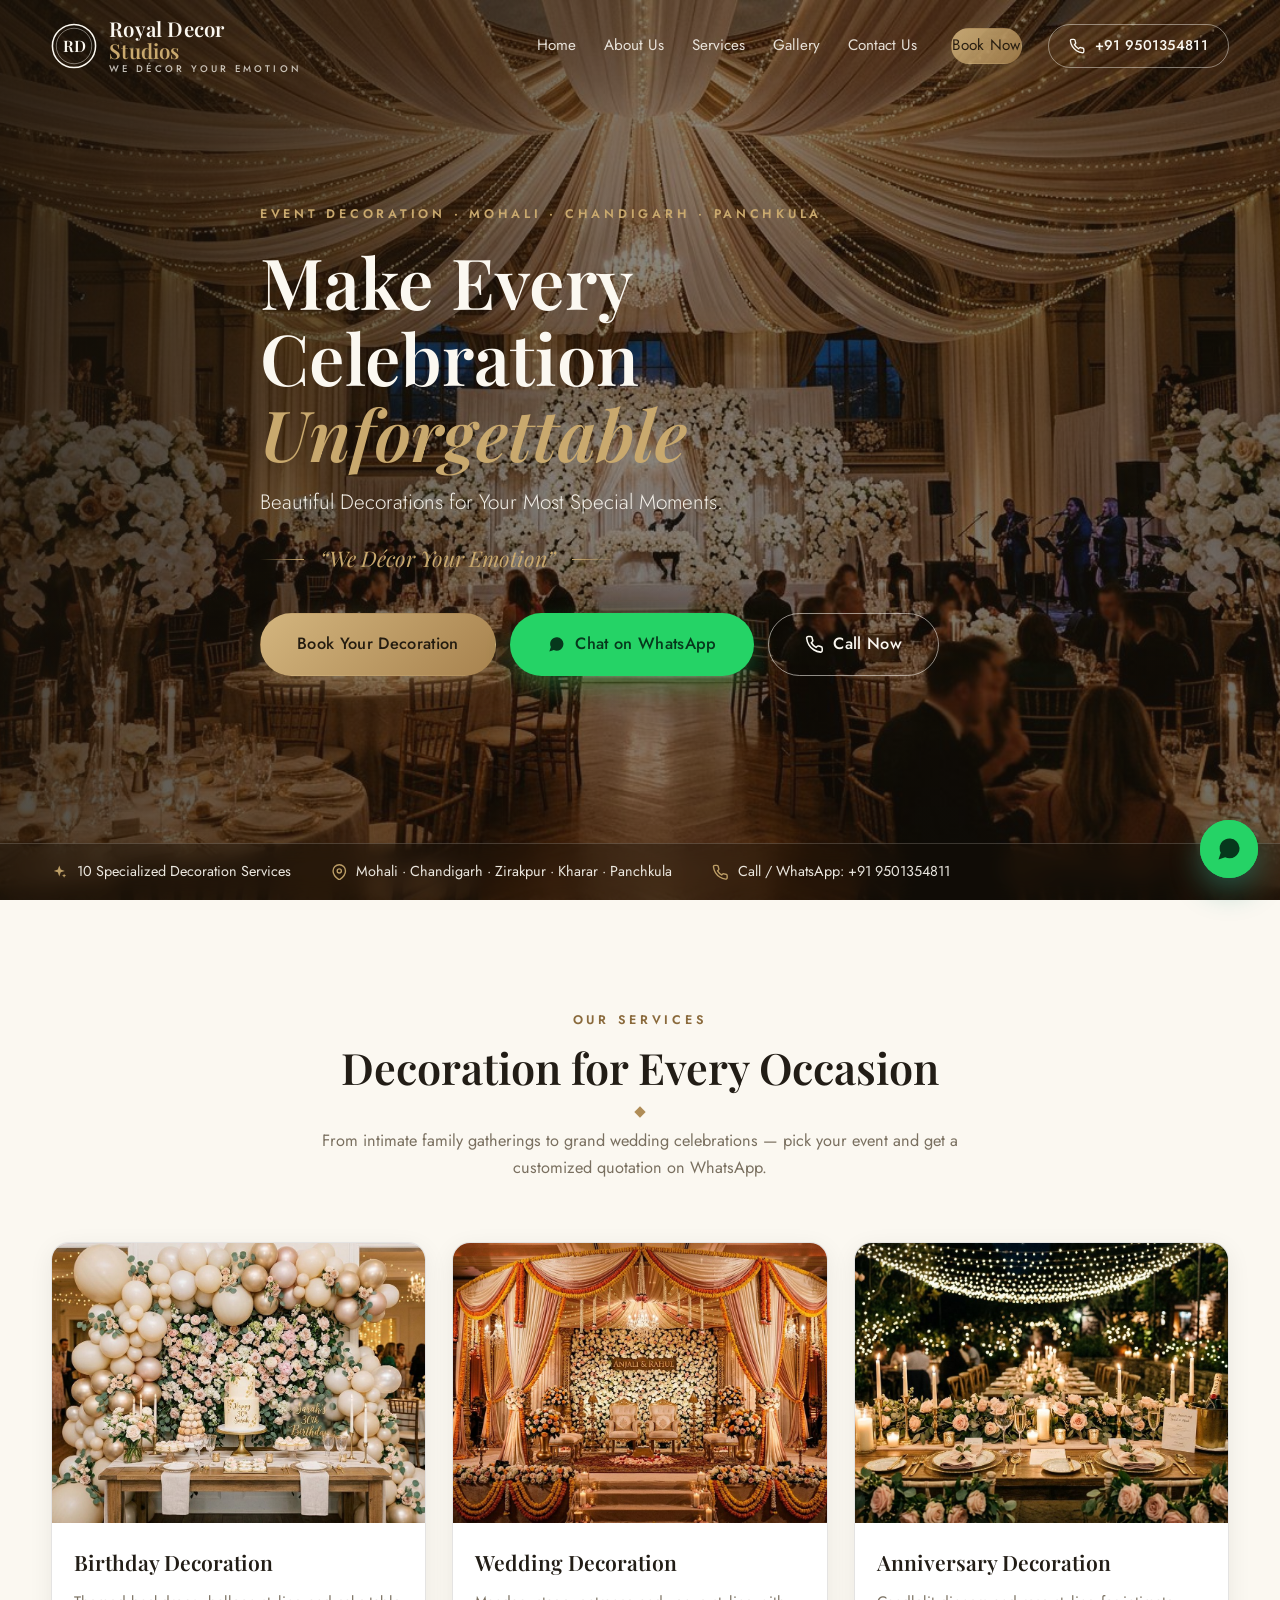
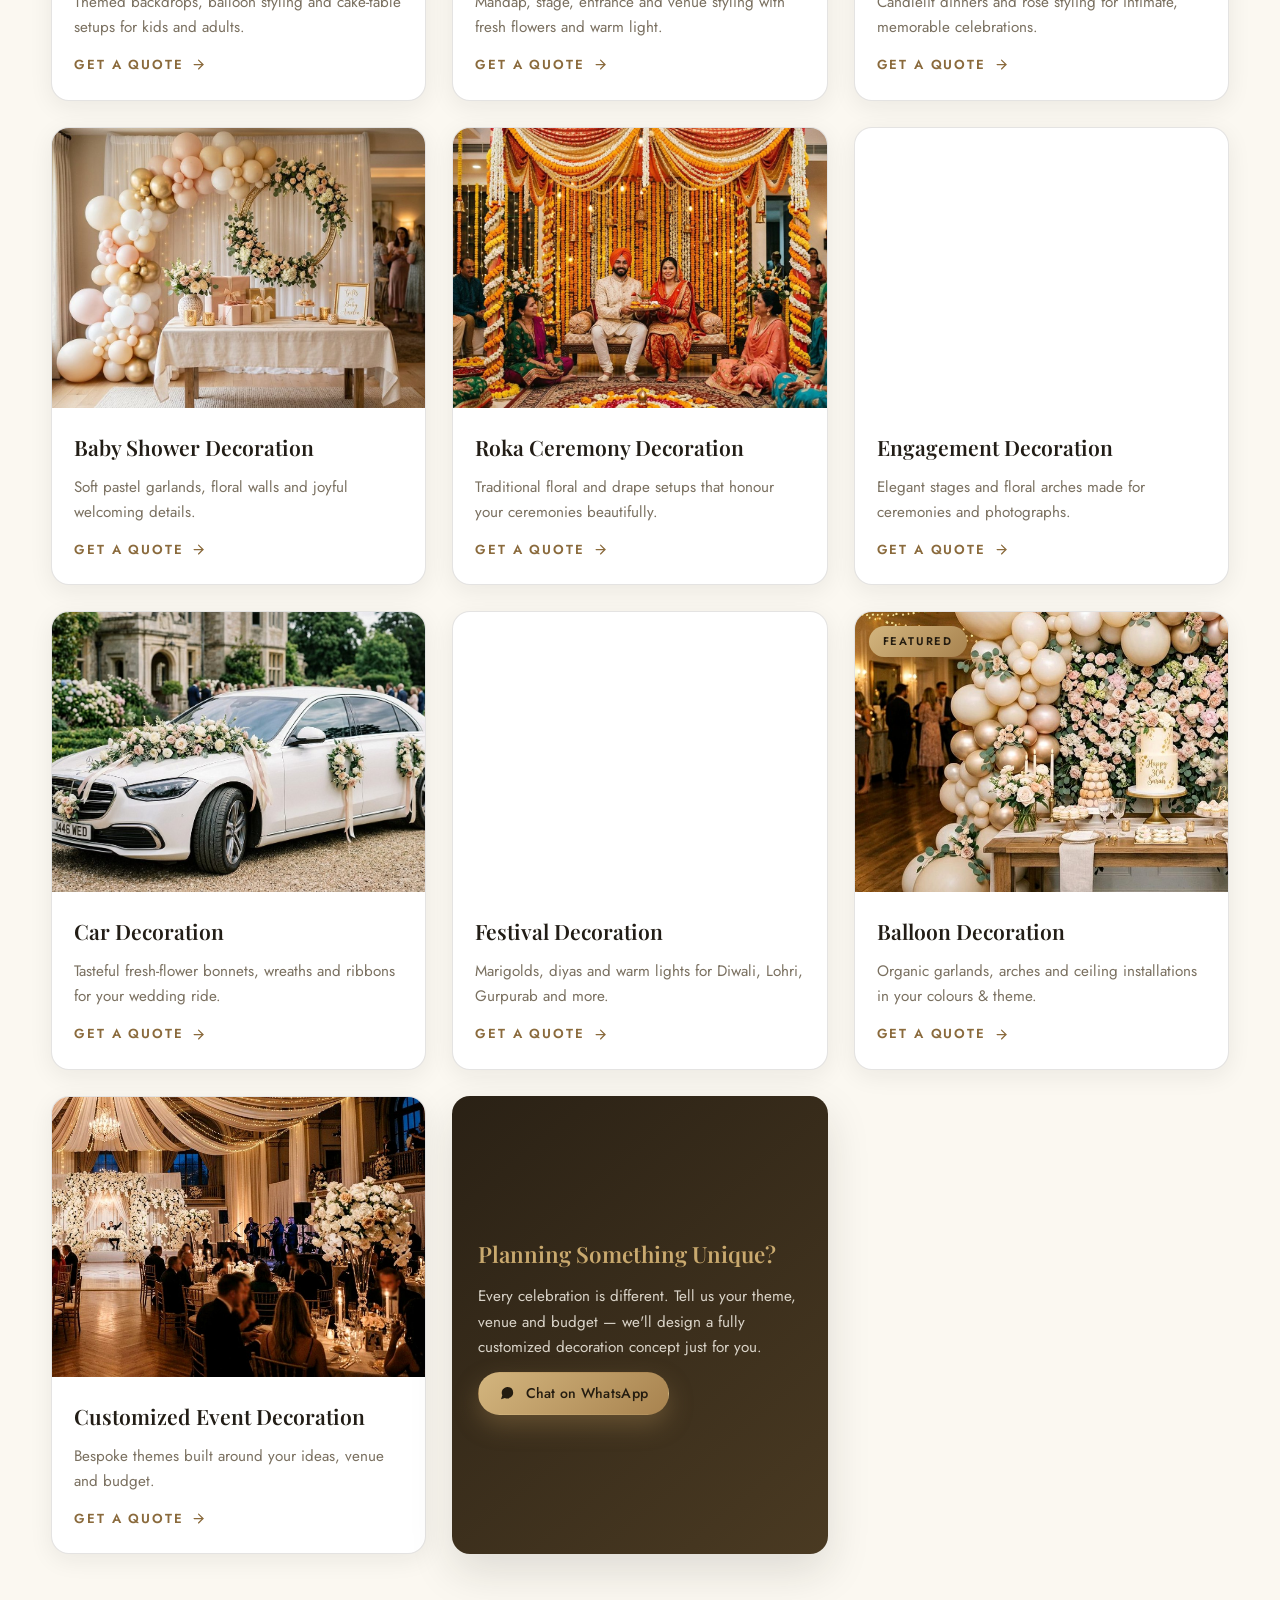
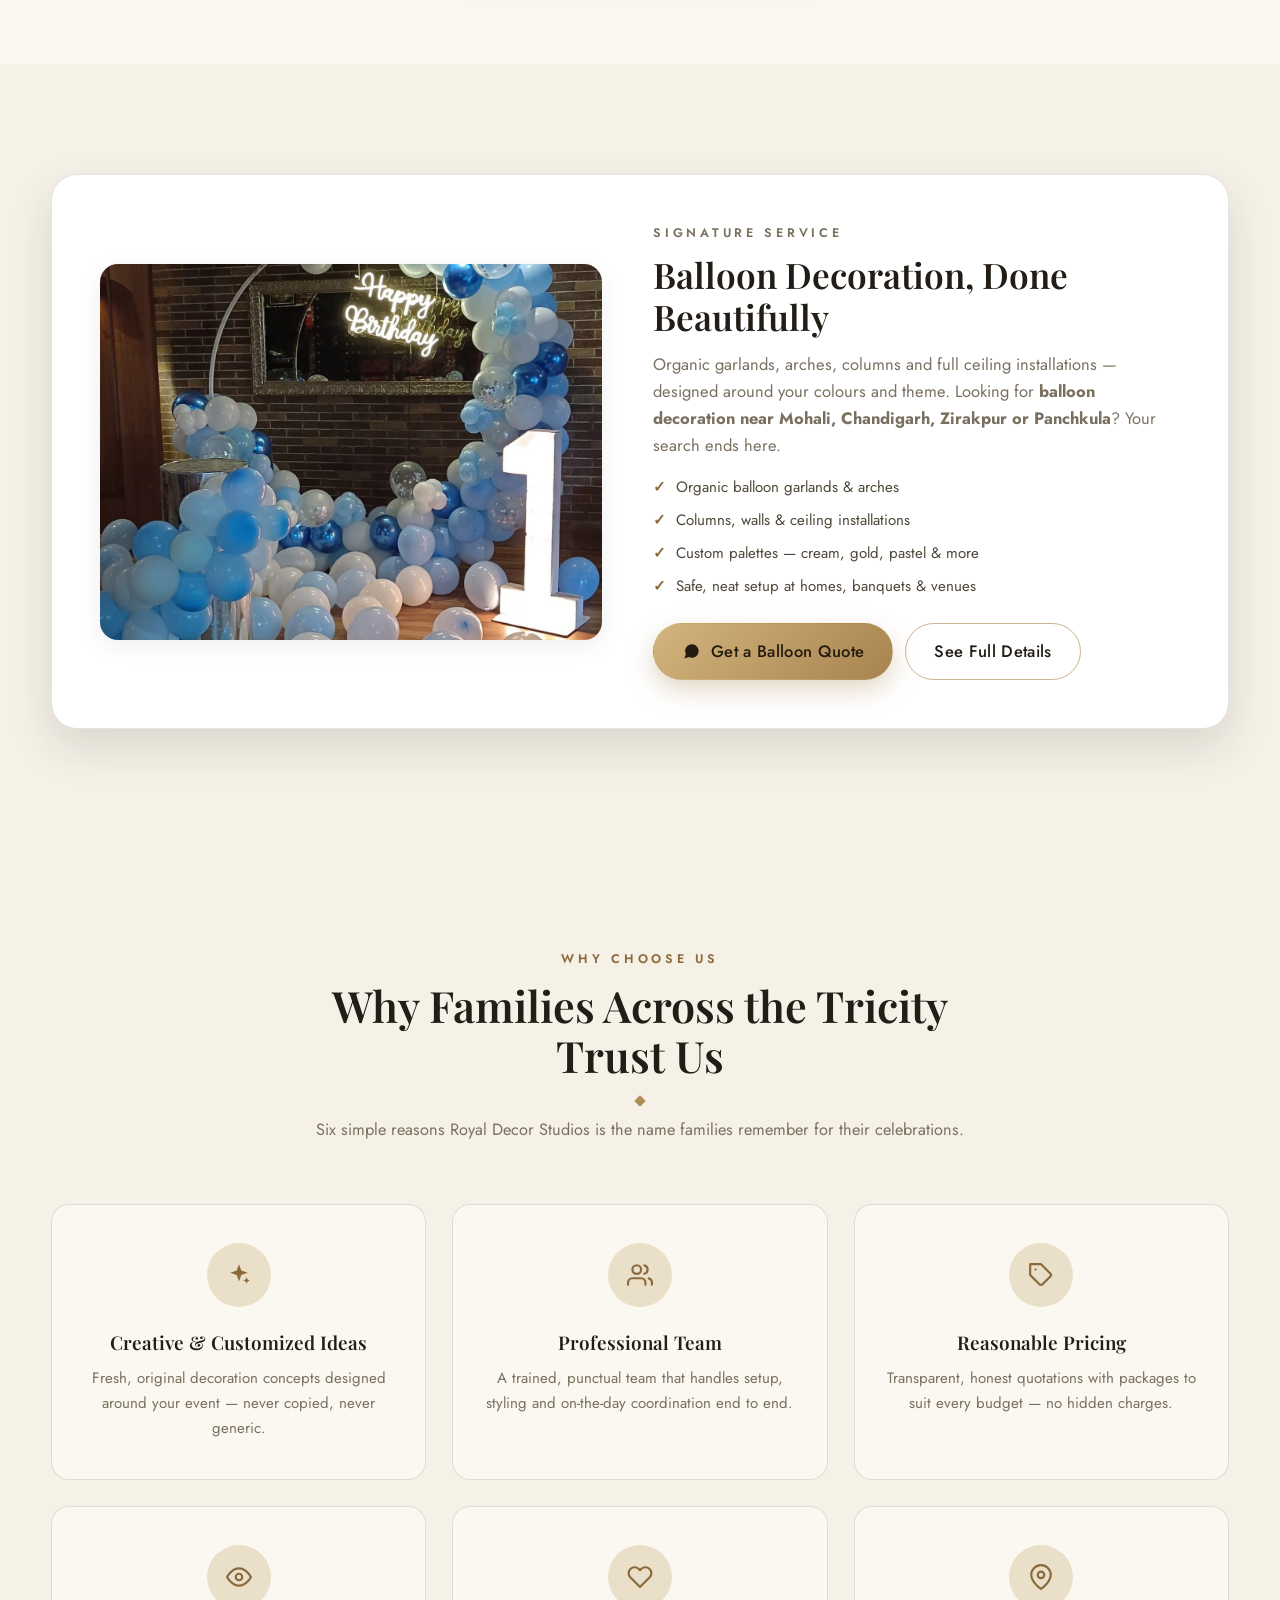
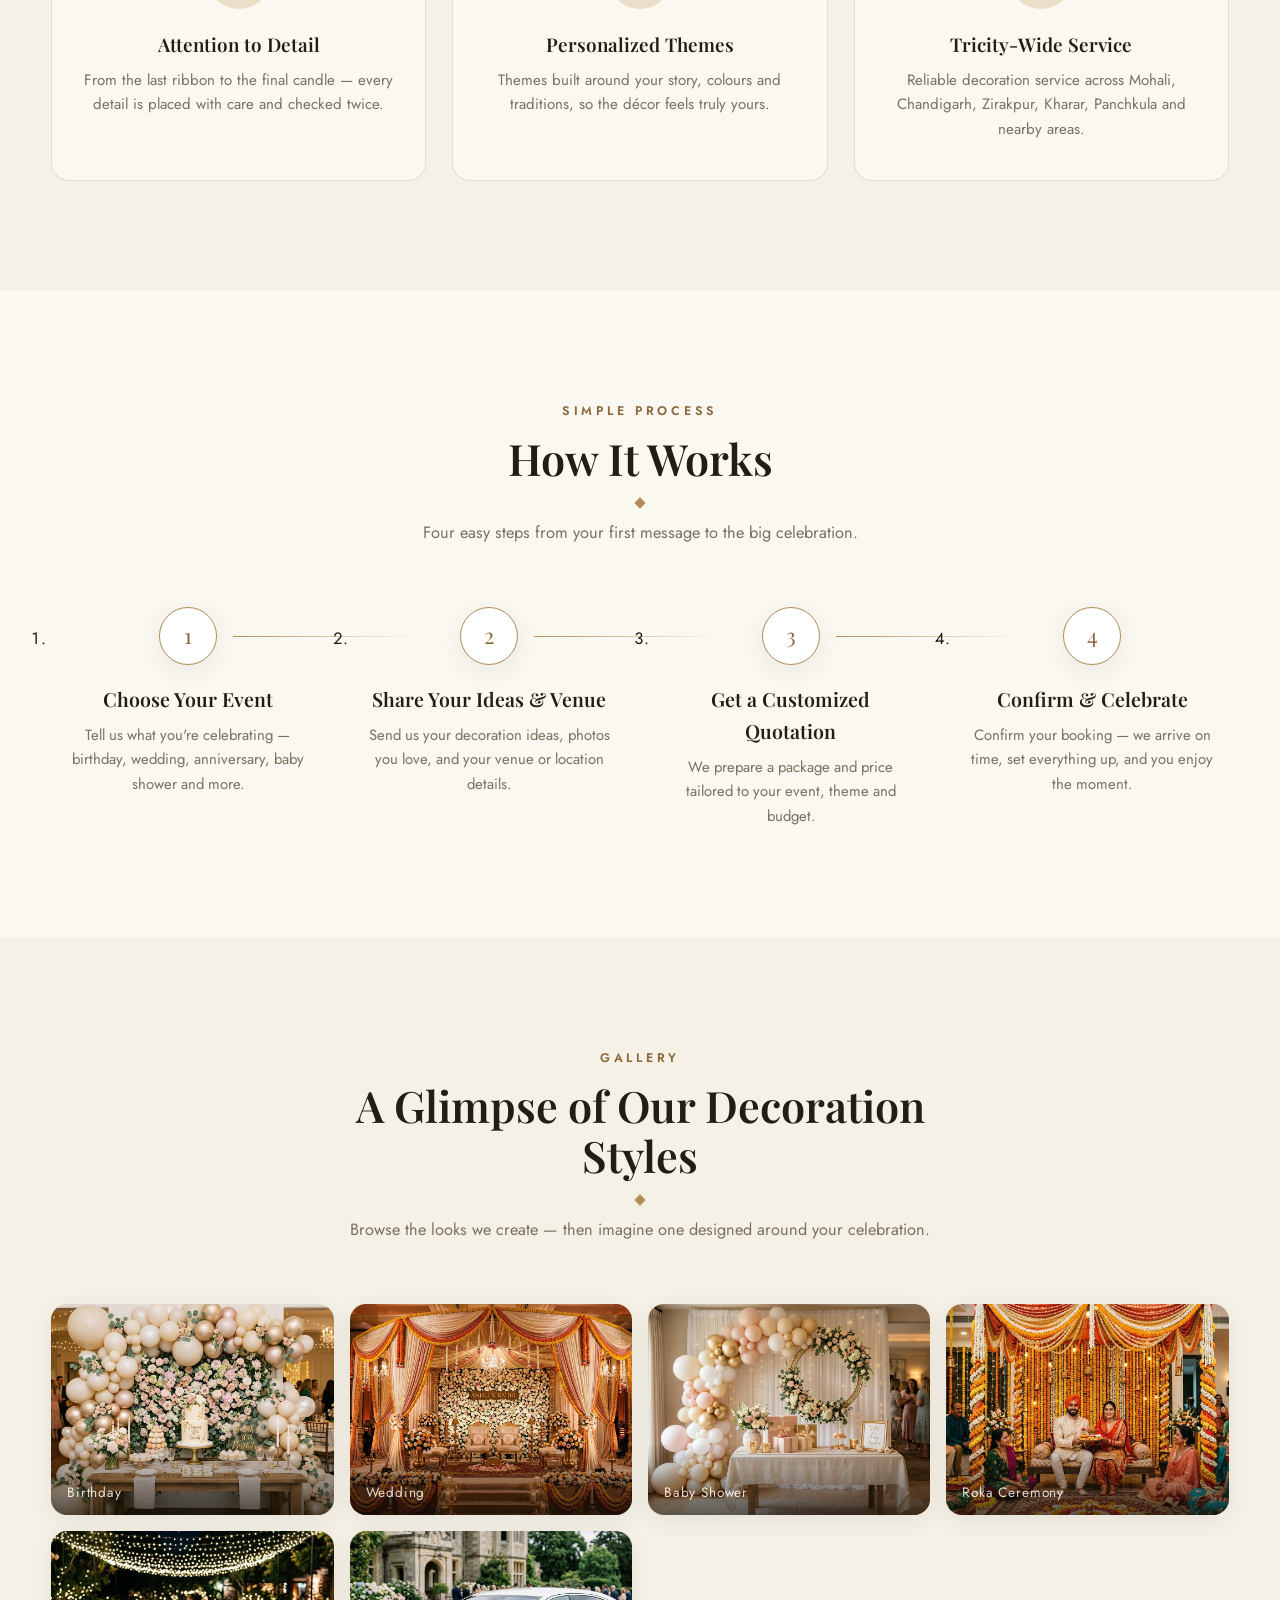
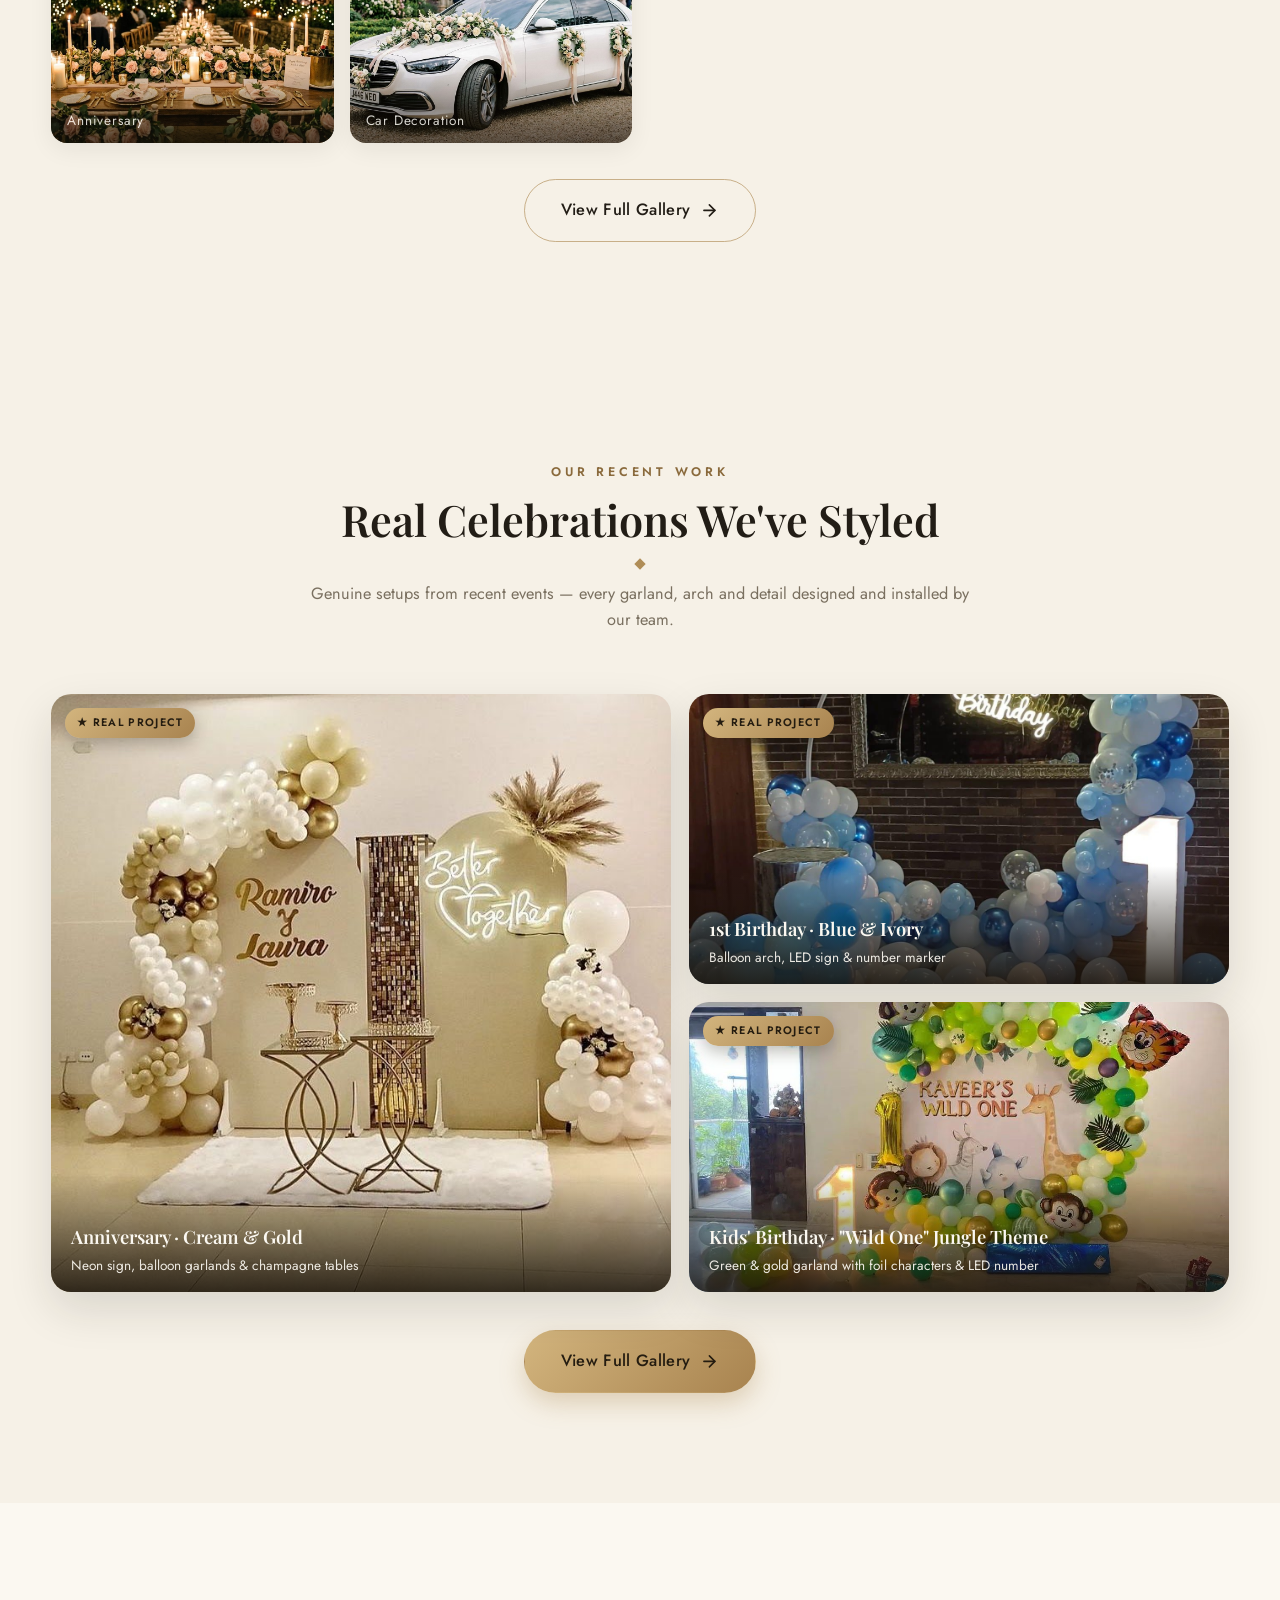
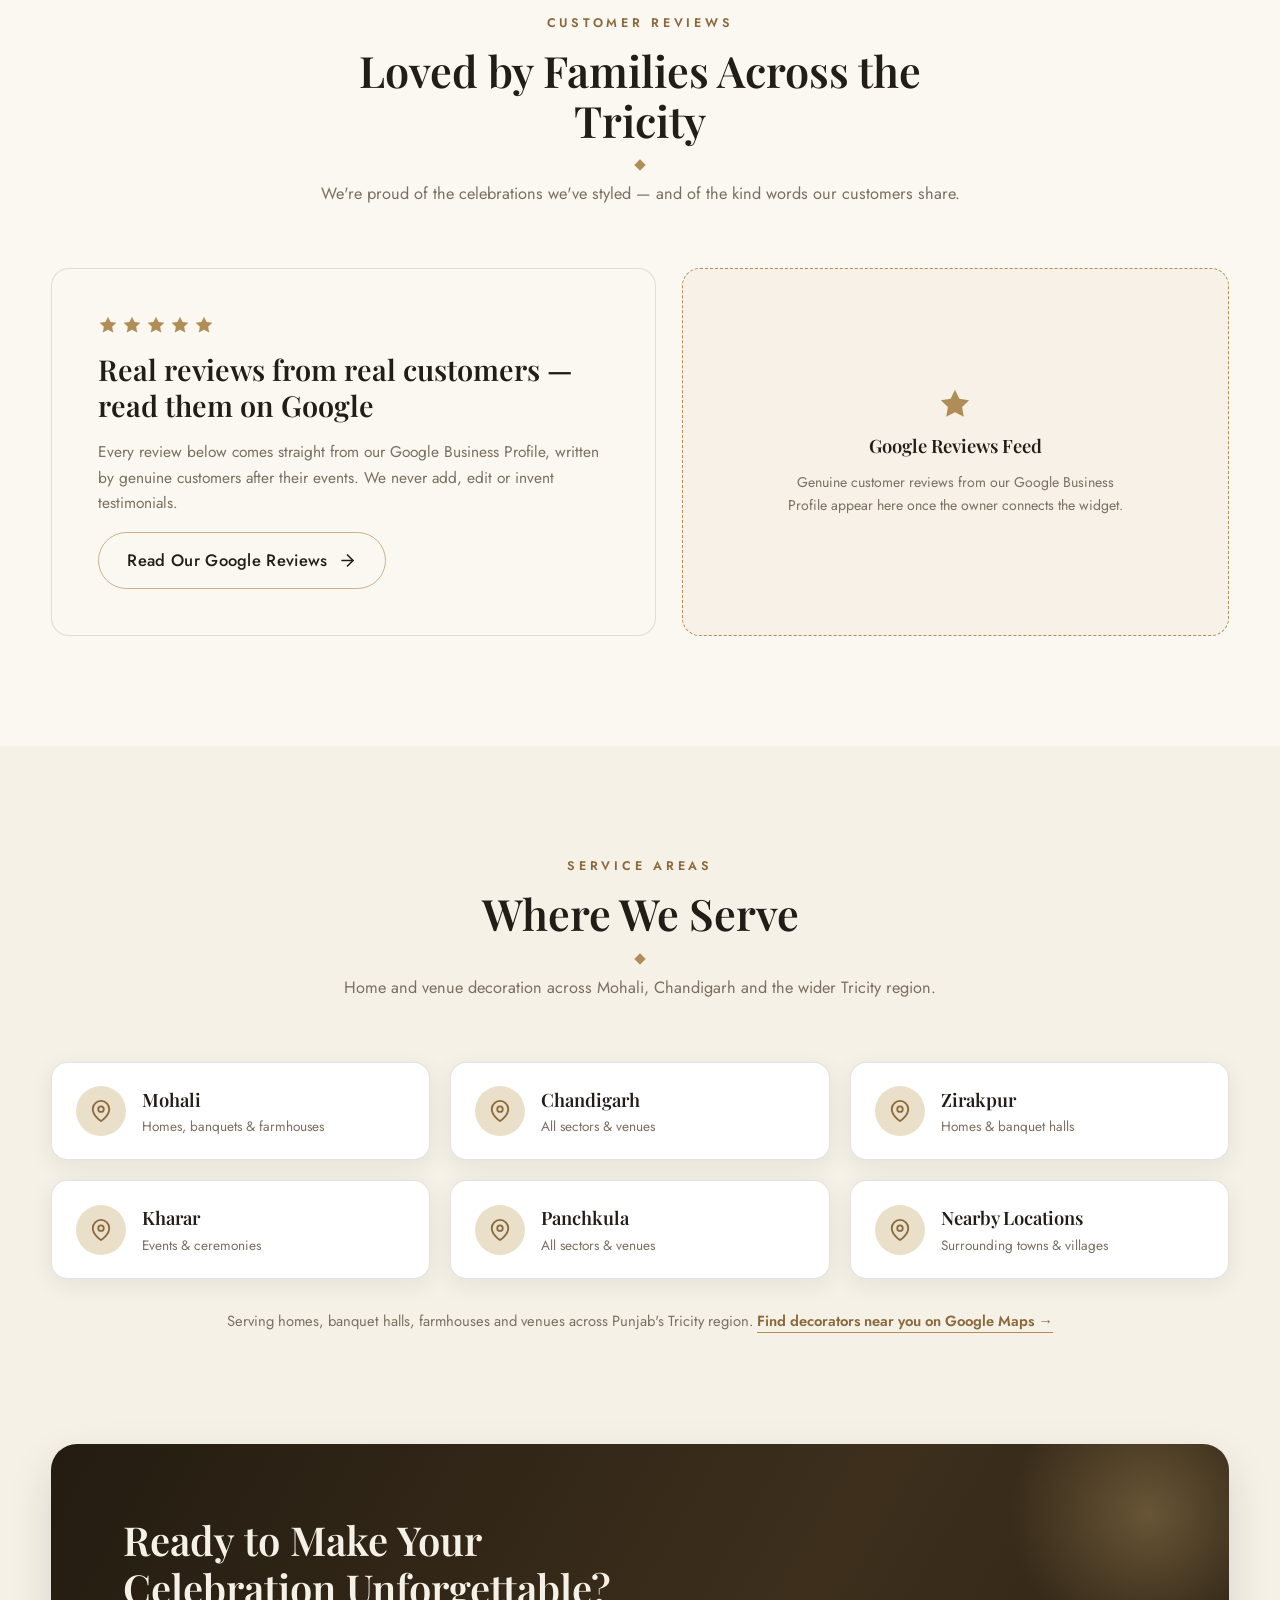
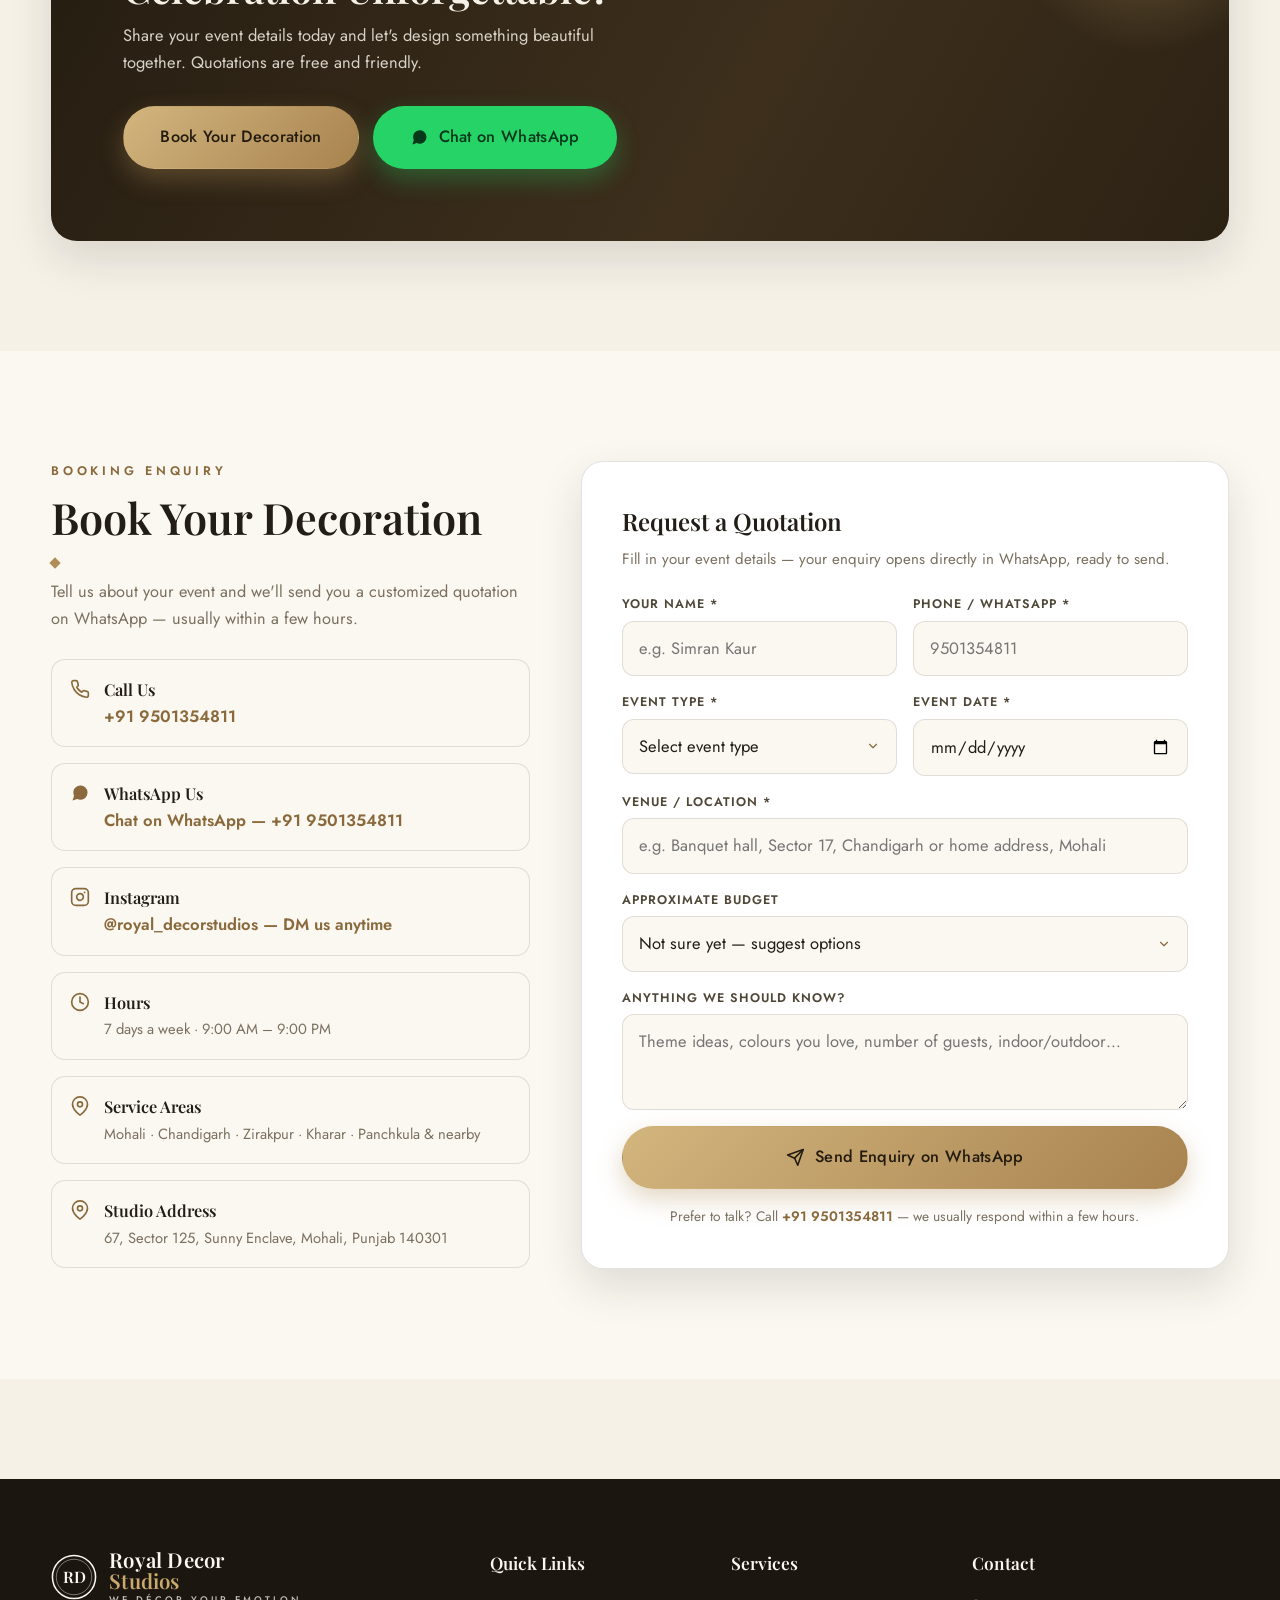
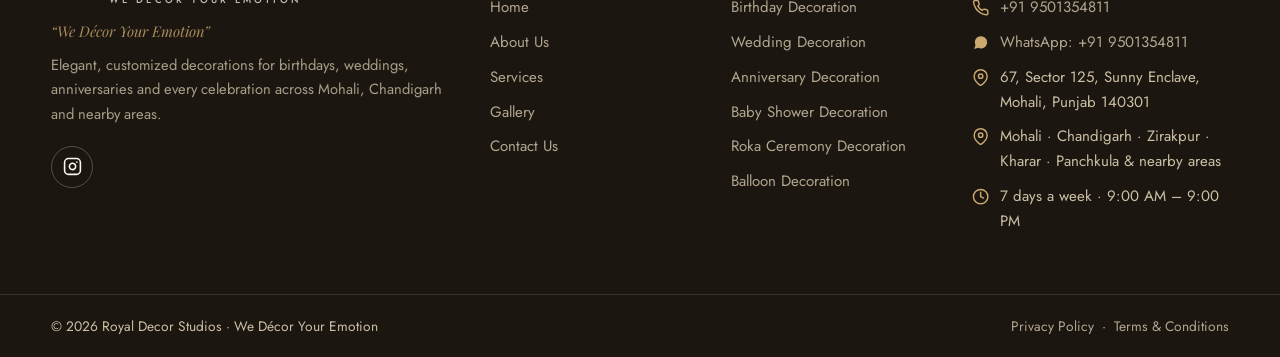
<file: index.html>
<!DOCTYPE html>
<html lang="en">
<head>
<meta charset="UTF-8">
<meta name="viewport" content="width=device-width, initial-scale=1.0">
<title>Royal Decor Studios | Event Decorator in Mohali &amp; Chandigarh — We Décor Your Emotion</title>
<meta name="description" content="Royal Decor Studios — premium event decorators in Mohali & Chandigarh. Birthday, wedding, anniversary, baby shower, roka, engagement, car, festival & balloon decoration. We Décor Your Emotion. Call +91 9501354811.">
<link rel="canonical" href="https://www.royaldecorstudio.in/">
<link rel="preconnect" href="https://fonts.googleapis.com">
<link rel="preconnect" href="https://fonts.gstatic.com" crossorigin>
<link href="https://fonts.googleapis.com/css2?family=Jost:wght@300;400;500;600&family=Playfair+Display:ital,wght@0,500;0,600;0,700;1,500;1,600&display=swap" rel="stylesheet">
<link rel="stylesheet" href="css/style.css">
<link rel="icon" href="data:image/svg+xml,%3Csvg xmlns='http://www.w3.org/2000/svg' viewBox='0 0 64 64'%3E%3Ccircle cx='32' cy='32' r='32' fill='%23b08d57'/%3E%3Ctext x='32' y='43' font-family='Georgia,serif' font-size='28' font-weight='600' fill='%23fff' text-anchor='middle'%3ERD%3C/text%3E%3C/svg%3E">
<!--
  Google Analytics (GA4) — integration option:
  1. Create a GA4 property and get your Measurement ID (G-XXXXXXXXXX).
  2. Replace the ID below and uncomment the block.
  <script async src="https://www.googletagmanager.com/gtag/js?id=G-XXXXXXXXXX"></script>
  <script>
    window.dataLayer = window.dataLayer || [];
    function gtag(){dataLayer.push(arguments);}
    gtag('js', new Date());
    gtag('config', 'G-XXXXXXXXXX');
  </script>

  Google Search Console — integration option:
  1. Verify the site in Google Search Console (HTML meta tag method).
  2. Add the verification code below and uncomment.
  <meta name="google-site-verification" content="YOUR_VERIFICATION_CODE" />
-->
<script type="application/ld+json">
{
  "@context": "https://schema.org",
  "@type": "LocalBusiness",
  "name": "Royal Decor Studios",
  "slogan": "We Décor Your Emotion",
  "telephone": "+91-9501354811",
  "description": "Premium event decoration studio for birthdays, weddings, anniversaries, baby showers, roka ceremonies, engagement, car and festival decoration in Mohali, Chandigarh and nearby areas of Punjab.",
  "address": {
    "@type": "PostalAddress",
    "streetAddress": "67, Sector 125, Sunny Enclave",
    "addressLocality": "Mohali",
    "addressRegion": "Punjab",
    "postalCode": "140301",
    "addressCountry": "IN"
  },
  "geo": {
    "@type": "GeoCoordinates",
    "latitude": 30.7431686,
    "longitude": 76.6735174
  },
  "hasMap": "https://www.google.com/maps/search/?api=1&query=67%2C+Sector+125%2C+Sunny+Enclave%2C+Mohali%2C+Punjab+140301",
  "areaServed": [
    { "@type": "City", "name": "Mohali" },
    { "@type": "City", "name": "Chandigarh" },
    { "@type": "City", "name": "Zirakpur" },
    { "@type": "City", "name": "Kharar" },
    { "@type": "City", "name": "Panchkula" }
  ],
  "openingHours": "Mo-Su 09:00-21:00",
  "priceRange": "₹₹",
  "sameAs": [
    "https://wa.me/919501354811",
    "https://www.instagram.com/royal_decorstudios/"
  ]
}
</script>
</head>
<body>

<!-- SVG icon sprite -->
<svg xmlns="http://www.w3.org/2000/svg" style="display:none" aria-hidden="true">
  <symbol id="i-wa" viewBox="0 0 24 24"><path fill="currentColor" d="M21 11.5a8.38 8.38 0 0 1-.9 3.8 8.5 8.5 0 0 1-7.6 4.7 8.38 8.38 0 0 1-3.8-.9L3 21l1.9-5.7a8.38 8.38 0 0 1-.9-3.8 8.5 8.5 0 0 1 4.7-7.6 8.38 8.38 0 0 1 3.8-.9h.5a8.48 8.48 0 0 1 8 8v.5z"/></symbol>
  <symbol id="i-phone" viewBox="0 0 24 24"><g fill="none" stroke="currentColor" stroke-width="2" stroke-linecap="round" stroke-linejoin="round"><path d="M22 16.92v3a2 2 0 0 1-2.18 2 19.79 19.79 0 0 1-8.63-3.07 19.5 19.5 0 0 1-6-6 19.79 19.79 0 0 1-3.07-8.67A2 2 0 0 1 4.11 2h3a2 2 0 0 1 2 1.72 12.84 12.84 0 0 0 .7 2.81 2 2 0 0 1-.45 2.11L8.09 9.91a16 16 0 0 0 6 6l1.27-1.27a2 2 0 0 1 2.11-.45 12.84 12.84 0 0 0 2.81.7A2 2 0 0 1 22 16.92z"/></g></symbol>
  <symbol id="i-pin" viewBox="0 0 24 24"><g fill="none" stroke="currentColor" stroke-width="2" stroke-linecap="round" stroke-linejoin="round"><path d="M21 10c0 7-9 13-9 13s-9-6-9-13a9 9 0 0 1 18 0z"/><circle cx="12" cy="10" r="3"/></g></symbol>
  <symbol id="i-clock" viewBox="0 0 24 24"><g fill="none" stroke="currentColor" stroke-width="2" stroke-linecap="round" stroke-linejoin="round"><circle cx="12" cy="12" r="10"/><polyline points="12 6 12 12 16 14"/></g></symbol>
  <symbol id="i-check" viewBox="0 0 24 24"><g fill="none" stroke="currentColor" stroke-width="2.4" stroke-linecap="round" stroke-linejoin="round"><polyline points="20 6 9 17 4 12"/></g></symbol>
  <symbol id="i-star" viewBox="0 0 24 24"><path fill="currentColor" d="M12 2l3.09 6.26L22 9.27l-5 4.87 1.18 6.88L12 17.77l-6.18 3.25L7 14.14 2 9.27l6.91-1.01L12 2z"/></symbol>
  <symbol id="i-arrow" viewBox="0 0 24 24"><g fill="none" stroke="currentColor" stroke-width="2" stroke-linecap="round" stroke-linejoin="round"><line x1="5" y1="12" x2="19" y2="12"/><polyline points="12 5 19 12 12 19"/></g></symbol>
  <symbol id="i-sparkle" viewBox="0 0 24 24"><path fill="currentColor" d="M12 2l2.1 5.9L20 10l-5.9 2.1L12 18l-2.1-5.9L4 10l5.9-2.1L12 2z"/><path fill="currentColor" d="M19 14l.9 2.1L22 17l-2.1.9L19 20l-.9-2.1L16 17l2.1-.9L19 14z"/></symbol>
  <symbol id="i-users" viewBox="0 0 24 24"><g fill="none" stroke="currentColor" stroke-width="2" stroke-linecap="round" stroke-linejoin="round"><path d="M17 21v-2a4 4 0 0 0-4-4H5a4 4 0 0 0-4 4v2"/><circle cx="9" cy="7" r="4"/><path d="M23 21v-2a4 4 0 0 0-3-3.87"/><path d="M16 3.13a4 4 0 0 1 0 7.75"/></g></symbol>
  <symbol id="i-tag" viewBox="0 0 24 24"><g fill="none" stroke="currentColor" stroke-width="2" stroke-linecap="round" stroke-linejoin="round"><path d="M20.59 13.41l-7.17 7.17a2 2 0 0 1-2.83 0L2 12V2h10l8.59 8.59a2 2 0 0 1 0 2.82z"/><line x1="7" y1="7" x2="7.01" y2="7"/></g></symbol>
  <symbol id="i-eye" viewBox="0 0 24 24"><g fill="none" stroke="currentColor" stroke-width="2" stroke-linecap="round" stroke-linejoin="round"><path d="M1 12s4-8 11-8 11 8 11 8-4 8-11 8-11-8-11-8z"/><circle cx="12" cy="12" r="3"/></g></symbol>
  <symbol id="i-heart" viewBox="0 0 24 24"><g fill="none" stroke="currentColor" stroke-width="2" stroke-linecap="round" stroke-linejoin="round"><path d="M20.84 4.61a5.5 5.5 0 0 0-7.78 0L12 5.67l-1.06-1.06a5.5 5.5 0 0 0-7.78 7.78l1.06 1.06L12 21.23l7.78-7.78 1.06-1.06a5.5 5.5 0 0 0 0-7.78z"/></g></symbol>
  <symbol id="i-calendar" viewBox="0 0 24 24"><g fill="none" stroke="currentColor" stroke-width="2" stroke-linecap="round" stroke-linejoin="round"><rect x="3" y="4" width="18" height="18" rx="2"/><line x1="16" y1="2" x2="16" y2="6"/><line x1="8" y1="2" x2="8" y2="6"/><line x1="3" y1="10" x2="21" y2="10"/></g></symbol>
  <symbol id="i-send" viewBox="0 0 24 24"><g fill="none" stroke="currentColor" stroke-width="2" stroke-linecap="round" stroke-linejoin="round"><line x1="22" y1="2" x2="11" y2="13"/><polygon points="22 2 15 22 11 13 2 9 22 2"/></g></symbol>
  <symbol id="i-ig" viewBox="0 0 24 24"><g fill="none" stroke="currentColor" stroke-width="2" stroke-linecap="round" stroke-linejoin="round"><rect x="2" y="2" width="20" height="20" rx="5"/><path d="M16 11.37A4 4 0 1 1 12.63 8 4 4 0 0 1 16 11.37z"/><line x1="17.5" y1="6.5" x2="17.51" y2="6.5"/></g></symbol>
</svg>

<a class="skip-link" href="#main">Skip to content</a>

<!-- ================= HEADER ================= -->
<header class="site-header" id="siteHeader">
  <div class="container header-inner">
    <a class="brand" href="index.html" aria-label="Royal Decor Studios — home">
      <svg class="brand-mark" viewBox="0 0 48 48" aria-hidden="true"><circle cx="24" cy="24" r="22.5" fill="none" stroke="currentColor" stroke-width="1.6"/><circle cx="24" cy="24" r="18.5" fill="none" stroke="currentColor" stroke-width=".8" opacity=".55"/><text x="24" y="30" text-anchor="middle" font-family="Playfair Display, Georgia, serif" font-size="16.5" font-weight="600" fill="currentColor">RD</text></svg>
      <span class="brand-text">Royal Decor <em>Studios</em><small>We Décor Your Emotion</small></span>
    </a>
    <nav class="main-nav" id="mainNav" aria-label="Primary">
      <a href="index.html" aria-current="page">Home</a>
      <a href="about.html">About Us</a>
      <a href="services.html">Services</a>
      <a href="gallery.html">Gallery</a>
      <a href="contact.html">Contact Us</a>
      <a href="contact.html#booking" class="btn btn-gold btn-sm nav-cta">Book Now</a>
    </nav>
    <div class="header-actions">
      <a class="btn btn-outline btn-sm header-call" href="tel:+919501354811"><svg class="ic" aria-hidden="true"><use href="#i-phone"/></svg>+91 9501354811</a>
      <button class="nav-toggle" id="navToggle" aria-expanded="false" aria-controls="mainNav" aria-label="Open menu"><span></span><span></span><span></span></button>
    </div>
  </div>
</header>

<main id="main">

  <!-- ================= HERO ================= -->
  <section class="hero">
    <img class="hero-bg" src="images/hero.jpg" alt="Luxury wedding reception décor with cream drapes, a white floral stage backdrop and warm golden lighting" fetchpriority="high">
    <div class="container hero-content">
      <p class="eyebrow">Event Decoration · Mohali · Chandigarh · Panchkula</p>
      <h1>Make Every Celebration <span class="accent">Unforgettable</span></h1>
      <p class="hero-sub">Beautiful Decorations for Your Most Special Moments.</p>
      <p class="tagline">“We Décor Your Emotion”</p>
      <div class="hero-cta">
        <a class="btn btn-gold btn-lg" href="#booking">Book Your Decoration</a>
        <a class="btn btn-wa btn-lg" href="https://wa.me/919501354811?text=Hello%20Royal%20Decor%20Studios%2C%20I%20am%20interested%20in%20your%20decoration%20services.%20Please%20share%20your%20packages%20and%20quotation.%20Event%20type%3A%20____.%20Event%20date%3A%20____.%20Location%3A%20____." target="_blank" rel="noopener"><svg class="ic" aria-hidden="true"><use href="#i-wa"/></svg>Chat on WhatsApp</a>
        <a class="btn btn-ghost btn-lg" href="tel:+919501354811"><svg class="ic" aria-hidden="true"><use href="#i-phone"/></svg>Call Now</a>
      </div>
    </div>
    <div class="hero-strip">
      <div class="container">
        <span><svg class="ic" aria-hidden="true"><use href="#i-sparkle"/></svg>10 Specialized Decoration Services</span>
        <span><svg class="ic" aria-hidden="true"><use href="#i-pin"/></svg>Mohali · Chandigarh · Zirakpur · Kharar · Panchkula</span>
        <span><svg class="ic" aria-hidden="true"><use href="#i-phone"/></svg>Call / WhatsApp: +91 9501354811</span>
      </div>
    </div>
  </section>

  <!-- ================= SERVICES ================= -->
  <section class="section alt" id="services">
    <div class="container">
      <div class="section-head reveal">
        <p class="eyebrow">Our Services</p>
        <h2 class="section-title">Decoration for Every Occasion</h2>
        <span class="orn" aria-hidden="true"></span>
        <p class="section-sub">From intimate family gatherings to grand wedding celebrations — pick your event and get a customized quotation on WhatsApp.</p>
      </div>
      <div class="services-grid">
        <article class="service-card reveal">
          <figure><img src="images/svc-birthday.jpg" alt="Birthday decoration with a cream and gold balloon garland and themed backdrop" loading="lazy" decoding="async"></figure>
          <div class="card-body">
            <h3>Birthday Decoration</h3>
            <p>Themed backdrops, balloon styling and cake-table setups for kids and adults.</p>
            <a class="quote-link" href="https://wa.me/919501354811?text=Hello%20Royal%20Decor%20Studios%2C%20I%20am%20interested%20in%20your%20decoration%20services.%20Please%20share%20your%20packages%20and%20quotation.%20Event%20type%3A%20Birthday%20Decoration.%20Event%20date%3A%20____.%20Location%3A%20____." target="_blank" rel="noopener">Get a Quote <svg class="ic" aria-hidden="true"><use href="#i-arrow"/></svg></a>
          </div>
        </article>
        <article class="service-card reveal" style="--d:.06s">
          <figure><img src="images/svc-wedding.jpg" alt="Wedding mandap decoration with white and blush florals and warm lighting" loading="lazy" decoding="async"></figure>
          <div class="card-body">
            <h3>Wedding Decoration</h3>
            <p>Mandap, stage, entrance and venue styling with fresh flowers and warm light.</p>
            <a class="quote-link" href="https://wa.me/919501354811?text=Hello%20Royal%20Decor%20Studios%2C%20I%20am%20interested%20in%20your%20decoration%20services.%20Please%20share%20your%20packages%20and%20quotation.%20Event%20type%3A%20Wedding%20Decoration.%20Event%20date%3A%20____.%20Location%3A%20____." target="_blank" rel="noopener">Get a Quote <svg class="ic" aria-hidden="true"><use href="#i-arrow"/></svg></a>
          </div>
        </article>
        <article class="service-card reveal" style="--d:.12s">
          <figure><img src="images/svc-anniversary.jpg" alt="Anniversary dinner table decorated with blush roses, candles and gold tableware" loading="lazy" decoding="async"></figure>
          <div class="card-body">
            <h3>Anniversary Decoration</h3>
            <p>Candlelit dinners and rose styling for intimate, memorable celebrations.</p>
            <a class="quote-link" href="https://wa.me/919501354811?text=Hello%20Royal%20Decor%20Studios%2C%20I%20am%20interested%20in%20your%20decoration%20services.%20Please%20share%20your%20packages%20and%20quotation.%20Event%20type%3A%20Anniversary%20Decoration.%20Event%20date%3A%20____.%20Location%3A%20____." target="_blank" rel="noopener">Get a Quote <svg class="ic" aria-hidden="true"><use href="#i-arrow"/></svg></a>
          </div>
        </article>
        <article class="service-card reveal">
          <figure><img src="images/svc-babyshower.jpg" alt="Baby shower decoration with a pastel balloon garland and floral styling" loading="lazy" decoding="async"></figure>
          <div class="card-body">
            <h3>Baby Shower Decoration</h3>
            <p>Soft pastel garlands, floral walls and joyful welcoming details.</p>
            <a class="quote-link" href="https://wa.me/919501354811?text=Hello%20Royal%20Decor%20Studios%2C%20I%20am%20interested%20in%20your%20decoration%20services.%20Please%20share%20your%20packages%20and%20quotation.%20Event%20type%3A%20Baby%20Shower%20Decoration.%20Event%20date%3A%20____.%20Location%3A%20____." target="_blank" rel="noopener">Get a Quote <svg class="ic" aria-hidden="true"><use href="#i-arrow"/></svg></a>
          </div>
        </article>
        <article class="service-card reveal" style="--d:.06s">
          <figure><img src="images/svc-roka.jpg" alt="Roka ceremony decoration with a marigold and white flower backdrop" loading="lazy" decoding="async"></figure>
          <div class="card-body">
            <h3>Roka Ceremony Decoration</h3>
            <p>Traditional floral and drape setups that honour your ceremonies beautifully.</p>
            <a class="quote-link" href="https://wa.me/919501354811?text=Hello%20Royal%20Decor%20Studios%2C%20I%20am%20interested%20in%20your%20decoration%20services.%20Please%20share%20your%20packages%20and%20quotation.%20Event%20type%3A%20Roka%20Ceremony%20Decoration.%20Event%20date%3A%20____.%20Location%3A%20____." target="_blank" rel="noopener">Get a Quote <svg class="ic" aria-hidden="true"><use href="#i-arrow"/></svg></a>
          </div>
        </article>
        <article class="service-card reveal" style="--d:.12s">
          <figure><img src="images/svc-engagement.jpg" alt="Engagement ceremony floral arch with candles and elegant drapes" loading="lazy" decoding="async"></figure>
          <div class="card-body">
            <h3>Engagement Decoration</h3>
            <p>Elegant stages and floral arches made for ceremonies and photographs.</p>
            <a class="quote-link" href="https://wa.me/919501354811?text=Hello%20Royal%20Decor%20Studios%2C%20I%20am%20interested%20in%20your%20decoration%20services.%20Please%20share%20your%20packages%20and%20quotation.%20Event%20type%3A%20Engagement%20Decoration.%20Event%20date%3A%20____.%20Location%3A%20____." target="_blank" rel="noopener">Get a Quote <svg class="ic" aria-hidden="true"><use href="#i-arrow"/></svg></a>
          </div>
        </article>
        <article class="service-card reveal">
          <figure><img src="images/svc-car.jpg" alt="Wedding car decorated with cream and blush roses and satin ribbons" loading="lazy" decoding="async"></figure>
          <div class="card-body">
            <h3>Car Decoration</h3>
            <p>Tasteful fresh-flower bonnets, wreaths and ribbons for your wedding ride.</p>
            <a class="quote-link" href="https://wa.me/919501354811?text=Hello%20Royal%20Decor%20Studios%2C%20I%20am%20interested%20in%20your%20decoration%20services.%20Please%20share%20your%20packages%20and%20quotation.%20Event%20type%3A%20Car%20Decoration.%20Event%20date%3A%20____.%20Location%3A%20____." target="_blank" rel="noopener">Get a Quote <svg class="ic" aria-hidden="true"><use href="#i-arrow"/></svg></a>
          </div>
        </article>
        <article class="service-card reveal" style="--d:.06s">
          <figure><img src="images/svc-festival.jpg" alt="Diwali festival decoration with marigolds, brass diyas and warm fairy lights" loading="lazy" decoding="async"></figure>
          <div class="card-body">
            <h3>Festival Decoration</h3>
            <p>Marigolds, diyas and warm lights for Diwali, Lohri, Gurpurab and more.</p>
            <a class="quote-link" href="https://wa.me/919501354811?text=Hello%20Royal%20Decor%20Studios%2C%20I%20am%20interested%20in%20your%20decoration%20services.%20Please%20share%20your%20packages%20and%20quotation.%20Event%20type%3A%20Festival%20Decoration.%20Event%20date%3A%20____.%20Location%3A%20____." target="_blank" rel="noopener">Get a Quote <svg class="ic" aria-hidden="true"><use href="#i-arrow"/></svg></a>
          </div>
        </article>
        <article class="service-card reveal" style="--d:.12s">
          <figure><span class="card-flag">Featured</span><img src="images/svc-balloon.jpg" alt="Organic balloon garland installation in ivory, champagne and muted gold" loading="lazy" decoding="async"></figure>
          <div class="card-body">
            <h3>Balloon Decoration</h3>
            <p>Organic garlands, arches and ceiling installations in your colours &amp; theme.</p>
            <a class="quote-link" href="https://wa.me/919501354811?text=Hello%20Royal%20Decor%20Studios%2C%20I%20am%20interested%20in%20your%20decoration%20services.%20Please%20share%20your%20packages%20and%20quotation.%20Event%20type%3A%20Balloon%20Decoration.%20Event%20date%3A%20____.%20Location%3A%20____." target="_blank" rel="noopener">Get a Quote <svg class="ic" aria-hidden="true"><use href="#i-arrow"/></svg></a>
          </div>
        </article>
        <article class="service-card reveal">
          <figure><img src="images/svc-custom.jpg" alt="Customized themed event decoration with coordinated balloons and fresh florals" loading="lazy" decoding="async"></figure>
          <div class="card-body">
            <h3>Customized Event Decoration</h3>
            <p>Bespoke themes built around your ideas, venue and budget.</p>
            <a class="quote-link" href="https://wa.me/919501354811?text=Hello%20Royal%20Decor%20Studios%2C%20I%20am%20interested%20in%20your%20decoration%20services.%20Please%20share%20your%20packages%20and%20quotation.%20Event%20type%3A%20Customized%20Event%20Decoration.%20Event%20date%3A%20____.%20Location%3A%20____." target="_blank" rel="noopener">Get a Quote <svg class="ic" aria-hidden="true"><use href="#i-arrow"/></svg></a>
          </div>
        </article>
        <article class="service-cta-card reveal" style="--d:.06s">
          <h3>Planning Something Unique?</h3>
          <p>Every celebration is different. Tell us your theme, venue and budget — we'll design a fully customized decoration concept just for you.</p>
          <a class="btn btn-gold btn-sm" href="https://wa.me/919501354811?text=Hello%20Royal%20Decor%20Studios%2C%20I%20am%20interested%20in%20your%20decoration%20services.%20Please%20share%20your%20packages%20and%20quotation.%20Event%20type%3A%20____.%20Event%20date%3A%20____.%20Location%3A%20____." target="_blank" rel="noopener"><svg class="ic" aria-hidden="true"><use href="#i-wa"/></svg>Chat on WhatsApp</a>
        </article>
      </div>
    </div>
  </section>

  <!-- ================= BALLOON FEATURE ================= -->
  <section class="section" id="balloon-feature">
    <div class="container">
      <div class="feature-band reveal">
        <figure class="feature-media">
          <img src="images/real-birthday-blue-ivory.jpg" alt="Blue and ivory balloon arch with a glowing Happy Birthday LED sign — a real Royal Decor Studios project" loading="lazy" decoding="async">
        </figure>
        <div class="feature-body">
          <p class="eyebrow">Signature Service</p>
          <h2>Balloon Decoration, Done Beautifully</h2>
          <p>Organic garlands, arches, columns and full ceiling installations — designed around your colours and theme. Looking for <strong>balloon decoration near Mohali, Chandigarh, Zirakpur or Panchkula</strong>? Your search ends here.</p>
          <ul class="service-points">
            <li>Organic balloon garlands &amp; arches</li>
            <li>Columns, walls &amp; ceiling installations</li>
            <li>Custom palettes — cream, gold, pastel &amp; more</li>
            <li>Safe, neat setup at homes, banquets &amp; venues</li>
          </ul>
          <div class="feature-actions">
            <a class="btn btn-gold" href="https://wa.me/919501354811?text=Hello%20Royal%20Decor%20Studios%2C%20I%20am%20interested%20in%20your%20decoration%20services.%20Please%20share%20your%20packages%20and%20quotation.%20Event%20type%3A%20Balloon%20Decoration.%20Event%20date%3A%20____.%20Location%3A%20____." target="_blank" rel="noopener"><svg class="ic" aria-hidden="true"><use href="#i-wa"/></svg>Get a Balloon Quote</a>
            <a class="btn btn-outline" href="services.html#svc-balloon">See Full Details</a>
          </div>
        </div>
      </div>
    </div>
  </section>

  <!-- ================= WHY CHOOSE US ================= -->
  <section class="section" id="why">
    <div class="container">
      <div class="section-head reveal">
        <p class="eyebrow">Why Choose Us</p>
        <h2 class="section-title">Why Families Across the Tricity Trust Us</h2>
        <span class="orn" aria-hidden="true"></span>
        <p class="section-sub">Six simple reasons Royal Decor Studios is the name families remember for their celebrations.</p>
      </div>
      <div class="why-grid">
        <div class="why-card reveal">
          <div class="why-icon"><svg class="ic" aria-hidden="true"><use href="#i-sparkle"/></svg></div>
          <h3>Creative &amp; Customized Ideas</h3>
          <p>Fresh, original decoration concepts designed around your event — never copied, never generic.</p>
        </div>
        <div class="why-card reveal" style="--d:.06s">
          <div class="why-icon"><svg class="ic" aria-hidden="true"><use href="#i-users"/></svg></div>
          <h3>Professional Team</h3>
          <p>A trained, punctual team that handles setup, styling and on-the-day coordination end to end.</p>
        </div>
        <div class="why-card reveal" style="--d:.12s">
          <div class="why-icon"><svg class="ic" aria-hidden="true"><use href="#i-tag"/></svg></div>
          <h3>Reasonable Pricing</h3>
          <p>Transparent, honest quotations with packages to suit every budget — no hidden charges.</p>
        </div>
        <div class="why-card reveal">
          <div class="why-icon"><svg class="ic" aria-hidden="true"><use href="#i-eye"/></svg></div>
          <h3>Attention to Detail</h3>
          <p>From the last ribbon to the final candle — every detail is placed with care and checked twice.</p>
        </div>
        <div class="why-card reveal" style="--d:.06s">
          <div class="why-icon"><svg class="ic" aria-hidden="true"><use href="#i-heart"/></svg></div>
          <h3>Personalized Themes</h3>
          <p>Themes built around your story, colours and traditions, so the décor feels truly yours.</p>
        </div>
        <div class="why-card reveal" style="--d:.12s">
          <div class="why-icon"><svg class="ic" aria-hidden="true"><use href="#i-pin"/></svg></div>
          <h3>Tricity-Wide Service</h3>
          <p>Reliable decoration service across Mohali, Chandigarh, Zirakpur, Kharar, Panchkula and nearby areas.</p>
        </div>
      </div>
    </div>
  </section>

  <!-- ================= HOW IT WORKS ================= -->
  <section class="section alt" id="how">
    <div class="container">
      <div class="section-head reveal">
        <p class="eyebrow">Simple Process</p>
        <h2 class="section-title">How It Works</h2>
        <span class="orn" aria-hidden="true"></span>
        <p class="section-sub">Four easy steps from your first message to the big celebration.</p>
      </div>
      <ol class="steps">
        <li class="step reveal">
          <span class="step-num">1</span>
          <h3>Choose Your Event</h3>
          <p>Tell us what you're celebrating — birthday, wedding, anniversary, baby shower and more.</p>
        </li>
        <li class="step reveal" style="--d:.08s">
          <span class="step-num">2</span>
          <h3>Share Your Ideas &amp; Venue</h3>
          <p>Send us your decoration ideas, photos you love, and your venue or location details.</p>
        </li>
        <li class="step reveal" style="--d:.16s">
          <span class="step-num">3</span>
          <h3>Get a Customized Quotation</h3>
          <p>We prepare a package and price tailored to your event, theme and budget.</p>
        </li>
        <li class="step reveal" style="--d:.24s">
          <span class="step-num">4</span>
          <h3>Confirm &amp; Celebrate</h3>
          <p>Confirm your booking — we arrive on time, set everything up, and you enjoy the moment.</p>
        </li>
      </ol>
    </div>
  </section>

  <!-- ================= GALLERY PREVIEW ================= -->
  <section class="section" id="gallery-preview">
    <div class="container">
      <div class="section-head reveal">
        <p class="eyebrow">Gallery</p>
        <h2 class="section-title">A Glimpse of Our Decoration Styles</h2>
        <span class="orn" aria-hidden="true"></span>
        <p class="section-sub">Browse the looks we create — then imagine one designed around your celebration.</p>
      </div>
      <div class="gallery-grid">
        <a class="gallery-item reveal" href="gallery.html" aria-label="View full gallery — birthday decoration">
          <figure><img src="images/svc-birthday.jpg" alt="Birthday decoration style with cream and gold balloon garland" loading="lazy" decoding="async"><figcaption>Birthday</figcaption></figure>
        </a>
        <a class="gallery-item reveal" style="--d:.05s" href="gallery.html" aria-label="View full gallery — wedding decoration">
          <figure><img src="images/svc-wedding.jpg" alt="Wedding decoration style with floral mandap and warm lighting" loading="lazy" decoding="async"><figcaption>Wedding</figcaption></figure>
        </a>
        <a class="gallery-item reveal" style="--d:.1s" href="gallery.html" aria-label="View full gallery — baby shower decoration">
          <figure><img src="images/svc-babyshower.jpg" alt="Baby shower decoration style with pastel balloons and florals" loading="lazy" decoding="async"><figcaption>Baby Shower</figcaption></figure>
        </a>
        <a class="gallery-item reveal" href="gallery.html" aria-label="View full gallery — roka decoration">
          <figure><img src="images/svc-roka.jpg" alt="Roka ceremony decoration style with marigolds and drapes" loading="lazy" decoding="async"><figcaption>Roka Ceremony</figcaption></figure>
        </a>
        <a class="gallery-item reveal" style="--d:.05s" href="gallery.html" aria-label="View full gallery — anniversary decoration">
          <figure><img src="images/svc-anniversary.jpg" alt="Anniversary decoration style with roses and candlelight" loading="lazy" decoding="async"><figcaption>Anniversary</figcaption></figure>
        </a>
        <a class="gallery-item reveal" style="--d:.1s" href="gallery.html" aria-label="View full gallery — car decoration">
          <figure><img src="images/svc-car.jpg" alt="Car decoration style with fresh flower bonnet and ribbons" loading="lazy" decoding="async"><figcaption>Car Decoration</figcaption></figure>
        </a>
      </div>
      <div style="text-align:center;margin-top:36px" class="reveal">
        <a class="btn btn-outline btn-lg" href="gallery.html">View Full Gallery <svg class="ic" aria-hidden="true"><use href="#i-arrow"/></svg></a>
      </div>
    </div>
  </section>

  <!-- ================= RECENT WORK (REAL PROJECTS) ================= -->
  <section class="section" id="recent-work">
    <div class="container">
      <div class="section-head reveal">
        <p class="eyebrow">Our Recent Work</p>
        <h2 class="section-title">Real Celebrations We've Styled</h2>
        <span class="orn" aria-hidden="true"></span>
        <p class="section-sub">Genuine setups from recent events — every garland, arch and detail designed and installed by our team.</p>
      </div>
      <div class="showcase-grid">
        <figure class="showcase-item large reveal">
          <span class="real-badge">★ Real Project</span>
          <img src="images/real-anniversary-cream-gold.jpg" alt="Anniversary setup with white and gold balloon garlands, a Better Together neon sign and elegant champagne tables" loading="lazy" decoding="async">
          <figcaption><strong>Anniversary · Cream &amp; Gold</strong><span>Neon sign, balloon garlands &amp; champagne tables</span></figcaption>
        </figure>
        <figure class="showcase-item reveal" style="--d:.08s">
          <span class="real-badge">★ Real Project</span>
          <img src="images/real-birthday-blue-ivory.jpg" alt="Blue and ivory balloon arch with a glowing Happy Birthday LED sign at a first birthday party" loading="lazy" decoding="async">
          <figcaption><strong>1st Birthday · Blue &amp; Ivory</strong><span>Balloon arch, LED sign &amp; number marker</span></figcaption>
        </figure>
        <figure class="showcase-item reveal" style="--d:.16s">
          <span class="real-badge">★ Real Project</span>
          <img src="images/real-birthday-jungle-theme.jpg" alt="Jungle-themed first birthday with a green and gold balloon garland, animal foil balloons and a Wild One backdrop" loading="lazy" decoding="async">
          <figcaption><strong>Kids' Birthday · "Wild One" Jungle Theme</strong><span>Green &amp; gold garland with foil characters &amp; LED number</span></figcaption>
        </figure>
      </div>
      <div style="text-align:center;margin-top:38px" class="reveal">
        <a class="btn btn-gold btn-lg" href="gallery.html">View Full Gallery <svg class="ic" aria-hidden="true"><use href="#i-arrow"/></svg></a>
      </div>
    </div>
  </section>

  <!-- ================= REVIEWS ================= -->
  <section class="section alt" id="reviews">
    <div class="container">
      <div class="section-head reveal">
        <p class="eyebrow">Customer Reviews</p>
        <h2 class="section-title">Loved by Families Across the Tricity</h2>
        <span class="orn" aria-hidden="true"></span>
        <p class="section-sub">We're proud of the celebrations we've styled — and of the kind words our customers share.</p>
      </div>
      <div class="reviews-wrap">
        <div class="review-card reveal">
          <div class="stars" aria-label="Five star rating">
            <svg class="ic" aria-hidden="true"><use href="#i-star"/></svg><svg class="ic" aria-hidden="true"><use href="#i-star"/></svg><svg class="ic" aria-hidden="true"><use href="#i-star"/></svg><svg class="ic" aria-hidden="true"><use href="#i-star"/></svg><svg class="ic" aria-hidden="true"><use href="#i-star"/></svg>
          </div>
          <h3>Real reviews from real customers — read them on Google</h3>
          <p>Every review below comes straight from our Google Business Profile, written by genuine customers after their events. We never add, edit or invent testimonials.</p>
          <div><a class="btn btn-outline" href="https://www.google.com/search?q=Royal+Decor+Studio+Mohali+reviews" target="_blank" rel="noopener">Read Our Google Reviews <svg class="ic" aria-hidden="true"><use href="#i-arrow"/></svg></a></div>
        </div>
        <!--
          OWNER: To display genuine Google reviews here automatically, connect this
          container to your Google Business Profile using an official/trusted
          Google reviews widget and your Place ID (see js/main.js hook and README).
          Only real, verifiable Google reviews may be shown — never fabricated ones.
        -->
        <div class="review-embed reveal" style="--d:.08s">
          <div class="inner">
            <svg class="ic" aria-hidden="true"><use href="#i-star"/></svg>
            <h4>Google Reviews Feed</h4>
            <p>Genuine customer reviews from our Google Business Profile appear here once the owner connects the widget.</p>
          </div>
        </div>
      </div>
    </div>
  </section>

  <!-- ================= SERVICE AREAS ================= -->
  <section class="section" id="areas">
    <div class="container">
      <div class="section-head reveal">
        <p class="eyebrow">Service Areas</p>
        <h2 class="section-title">Where We Serve</h2>
        <span class="orn" aria-hidden="true"></span>
        <p class="section-sub">Home and venue decoration across Mohali, Chandigarh and the wider Tricity region.</p>
      </div>
      <div class="areas-grid">
        <div class="area-card reveal"><span class="area-icon"><svg class="ic" aria-hidden="true"><use href="#i-pin"/></svg></span><div><h3>Mohali</h3><p>Homes, banquets &amp; farmhouses</p></div></div>
        <div class="area-card reveal" style="--d:.05s"><span class="area-icon"><svg class="ic" aria-hidden="true"><use href="#i-pin"/></svg></span><div><h3>Chandigarh</h3><p>All sectors &amp; venues</p></div></div>
        <div class="area-card reveal" style="--d:.1s"><span class="area-icon"><svg class="ic" aria-hidden="true"><use href="#i-pin"/></svg></span><div><h3>Zirakpur</h3><p>Homes &amp; banquet halls</p></div></div>
        <div class="area-card reveal"><span class="area-icon"><svg class="ic" aria-hidden="true"><use href="#i-pin"/></svg></span><div><h3>Kharar</h3><p>Events &amp; ceremonies</p></div></div>
        <div class="area-card reveal" style="--d:.05s"><span class="area-icon"><svg class="ic" aria-hidden="true"><use href="#i-pin"/></svg></span><div><h3>Panchkula</h3><p>All sectors &amp; venues</p></div></div>
        <div class="area-card reveal" style="--d:.1s"><span class="area-icon"><svg class="ic" aria-hidden="true"><use href="#i-pin"/></svg></span><div><h3>Nearby Locations</h3><p>Surrounding towns &amp; villages</p></div></div>
      </div>
      <p class="areas-note reveal">Serving homes, banquet halls, farmhouses and venues across Punjab's Tricity region. <a href="https://www.google.com/maps/search/?api=1&amp;query=event+decorator+in+Mohali+Chandigarh" target="_blank" rel="noopener">Find decorators near you on Google Maps →</a></p>
    </div>
  </section>

  <!-- ================= CTA BAND ================= -->
  <section class="section" style="padding-top:0">
    <div class="container">
      <div class="cta-band reveal">
        <div>
          <h2>Ready to Make Your Celebration Unforgettable?</h2>
          <p>Share your event details today and let's design something beautiful together. Quotations are free and friendly.</p>
        </div>
        <div class="cta-actions">
          <a class="btn btn-gold btn-lg" href="#booking">Book Your Decoration</a>
          <a class="btn btn-wa btn-lg" href="https://wa.me/919501354811?text=Hello%20Royal%20Decor%20Studios%2C%20I%20am%20interested%20in%20your%20decoration%20services.%20Please%20share%20your%20packages%20and%20quotation.%20Event%20type%3A%20____.%20Event%20date%3A%20____.%20Location%3A%20____." target="_blank" rel="noopener"><svg class="ic" aria-hidden="true"><use href="#i-wa"/></svg>Chat on WhatsApp</a>
        </div>
      </div>
    </div>
  </section>

  <!-- ================= BOOKING ================= -->
  <section class="section alt" id="booking">
    <div class="container">
      <div class="booking-wrap">
        <div class="reveal">
          <p class="eyebrow">Booking Enquiry</p>
          <h2 class="section-title" style="text-align:left;margin-left:0">Book Your Decoration</h2>
          <span class="orn" style="margin:10px 0 4px"></span>
          <p class="section-sub" style="text-align:left">Tell us about your event and we'll send you a customized quotation on WhatsApp — usually within a few hours.</p>
          <ul class="contact-quick">
            <li><svg class="ic" aria-hidden="true"><use href="#i-phone"/></svg><div><strong>Call Us</strong><a href="tel:+919501354811">+91 9501354811</a></div></li>
            <li><svg class="ic" aria-hidden="true"><use href="#i-wa"/></svg><div><strong>WhatsApp Us</strong><a href="https://wa.me/919501354811" target="_blank" rel="noopener">Chat on WhatsApp — +91 9501354811</a></div></li>
            <li><svg class="ic" aria-hidden="true"><use href="#i-ig"/></svg><div><strong>Instagram</strong><a href="https://www.instagram.com/royal_decorstudios/" target="_blank" rel="noopener">@royal_decorstudios — DM us anytime</a></div></li>
            <li><svg class="ic" aria-hidden="true"><use href="#i-clock"/></svg><div><strong>Hours</strong><span class="txt">7 days a week · 9:00 AM – 9:00 PM</span></div></li>
            <li><svg class="ic" aria-hidden="true"><use href="#i-pin"/></svg><div><strong>Service Areas</strong><span class="txt">Mohali · Chandigarh · Zirakpur · Kharar · Panchkula &amp; nearby</span></div></li>
            <li><svg class="ic" aria-hidden="true"><use href="#i-pin"/></svg><div><strong>Studio Address</strong><span class="txt">67, Sector 125, Sunny Enclave, Mohali, Punjab 140301</span></div></li>
          </ul>
        </div>
        <div class="form-card reveal" style="--d:.08s">
          <h3>Request a Quotation</h3>
          <p>Fill in your event details — your enquiry opens directly in WhatsApp, ready to send.</p>
          <form class="booking-form" novalidate>
            <div class="form-grid">
              <div class="field">
                <label for="name">Your Name *</label>
                <input type="text" id="name" name="name" required autocomplete="name" placeholder="e.g. Simran Kaur">
              </div>
              <div class="field">
                <label for="phone">Phone / WhatsApp *</label>
                <input type="tel" id="phone" name="phone" required autocomplete="tel" inputmode="tel" pattern="[0-9+\s-]{7,16}" title="Enter a valid phone number" placeholder="9501354811">
              </div>
              <div class="field">
                <label for="eventType">Event Type *</label>
                <select id="eventType" name="eventType" required>
                  <option value="" selected disabled>Select event type</option>
                  <option>Birthday Decoration</option>
                  <option>Wedding Decoration</option>
                  <option>Anniversary Decoration</option>
                  <option>Baby Shower Decoration</option>
                  <option>Roka Ceremony Decoration</option>
                  <option>Engagement Decoration</option>
                  <option>Car Decoration</option>
                  <option>Festival Decoration</option>
                  <option>Balloon Decoration</option>
                  <option>Customized Event Decoration</option>
                  <option>Other / Not Sure Yet</option>
                </select>
              </div>
              <div class="field">
                <label for="eventDate">Event Date *</label>
                <input type="date" id="eventDate" name="eventDate" required>
              </div>
              <div class="field full">
                <label for="location">Venue / Location *</label>
                <input type="text" id="location" name="location" required placeholder="e.g. Banquet hall, Sector 17, Chandigarh or home address, Mohali">
              </div>
              <div class="field full">
                <label for="budget">Approximate Budget</label>
                <select id="budget" name="budget">
                  <option value="" selected>Not sure yet — suggest options</option>
                  <option>Below ₹10,000</option>
                  <option>₹10,000 – ₹25,000</option>
                  <option>₹25,000 – ₹50,000</option>
                  <option>₹50,000 – ₹1,00,000</option>
                  <option>Above ₹1,00,000</option>
                </select>
              </div>
              <div class="field full">
                <label for="message">Anything We Should Know?</label>
                <textarea id="message" name="message" placeholder="Theme ideas, colours you love, number of guests, indoor/outdoor…"></textarea>
              </div>
              <div class="field full">
                <button type="submit" class="btn btn-gold btn-lg" style="width:100%"><svg class="ic" aria-hidden="true"><use href="#i-send"/></svg>Send Enquiry on WhatsApp</button>
              </div>
              <p class="form-note">Prefer to talk? Call <a href="tel:+919501354811">+91 9501354811</a> — we usually respond within a few hours.</p>
            </div>
          </form>
          <div class="form-confirmation" hidden role="status">
            <svg class="ic" aria-hidden="true"><use href="#i-check"/></svg>
            <div>
              <strong>Enquiry ready on WhatsApp!</strong>
              <p>We've opened WhatsApp with your details (<span class="conf-details"></span>). Just press send to get your customized quotation. If WhatsApp didn't open, call us on <a href="tel:+919501354811">+91 9501354811</a>.</p>
            </div>
          </div>
        </div>
      </div>
    </div>
  </section>

</main>

<!-- ================= FOOTER ================= -->
<footer class="site-footer">
  <div class="container footer-grid">
    <div class="footer-brand">
      <a class="brand" href="index.html" aria-label="Royal Decor Studios — home">
        <svg class="brand-mark" viewBox="0 0 48 48" aria-hidden="true"><circle cx="24" cy="24" r="22.5" fill="none" stroke="currentColor" stroke-width="1.6"/><circle cx="24" cy="24" r="18.5" fill="none" stroke="currentColor" stroke-width=".8" opacity=".55"/><text x="24" y="30" text-anchor="middle" font-family="Playfair Display, Georgia, serif" font-size="16.5" font-weight="600" fill="currentColor">RD</text></svg>
        <span class="brand-text">Royal Decor <em>Studios</em><small>We Décor Your Emotion</small></span>
      </a>
      <p class="footer-tag">“We Décor Your Emotion”</p>
      <p>Elegant, customized decorations for birthdays, weddings, anniversaries and every celebration across Mohali, Chandigarh and nearby areas.</p>
      <div class="socials">
        <a href="https://www.instagram.com/royal_decorstudios/" target="_blank" rel="noopener" aria-label="Royal Decor Studios on Instagram"><svg class="ic" aria-hidden="true"><use href="#i-ig"/></svg></a>
      </div>
    </div>
    <nav aria-label="Footer — quick links">
      <h3 class="footer-h">Quick Links</h3>
      <ul>
        <li><a href="index.html">Home</a></li>
        <li><a href="about.html">About Us</a></li>
        <li><a href="services.html">Services</a></li>
        <li><a href="gallery.html">Gallery</a></li>
        <li><a href="contact.html">Contact Us</a></li>
      </ul>
    </nav>
    <div>
      <h3 class="footer-h">Services</h3>
      <ul>
        <li><a href="services.html#svc-birthday">Birthday Decoration</a></li>
        <li><a href="services.html#svc-wedding">Wedding Decoration</a></li>
        <li><a href="services.html#svc-anniversary">Anniversary Decoration</a></li>
        <li><a href="services.html#svc-babyshower">Baby Shower Decoration</a></li>
        <li><a href="services.html#svc-roka">Roka Ceremony Decoration</a></li>
        <li><a href="services.html#svc-balloon">Balloon Decoration</a></li>
      </ul>
    </div>
    <div>
      <h3 class="footer-h">Contact</h3>
      <ul class="footer-contact">
        <li><svg class="ic" aria-hidden="true"><use href="#i-phone"/></svg><a href="tel:+919501354811">+91 9501354811</a></li>
        <li><svg class="ic" aria-hidden="true"><use href="#i-wa"/></svg><a href="https://wa.me/919501354811" target="_blank" rel="noopener">WhatsApp: +91 9501354811</a></li>
        <li><svg class="ic" aria-hidden="true"><use href="#i-pin"/></svg><span>67, Sector 125, Sunny Enclave, Mohali, Punjab 140301</span></li>
        <li><svg class="ic" aria-hidden="true"><use href="#i-pin"/></svg><span>Mohali · Chandigarh · Zirakpur · Kharar · Panchkula &amp; nearby areas</span></li>
        <!-- EDIT: confirm business hours before publishing -->
        <li><svg class="ic" aria-hidden="true"><use href="#i-clock"/></svg><span>7 days a week · 9:00 AM – 9:00 PM</span></li>
      </ul>
    </div>
  </div>
  <div class="footer-bottom">
    <div class="container footer-bottom-inner">
      <p>© <span class="year">2026</span> Royal Decor Studios · We Décor Your Emotion</p>
      <p><a href="privacy.html">Privacy Policy</a> &nbsp;·&nbsp; <a href="terms.html">Terms &amp; Conditions</a></p>
    </div>
  </div>
</footer>

<!-- Floating WhatsApp button -->
<a class="wa-float" href="https://wa.me/919501354811?text=Hello%20Royal%20Decor%20Studios%2C%20I%20am%20interested%20in%20your%20decoration%20services.%20Please%20share%20your%20packages%20and%20quotation.%20Event%20type%3A%20____.%20Event%20date%3A%20____.%20Location%3A%20____." target="_blank" rel="noopener" aria-label="Chat with Royal Decor Studios on WhatsApp"><svg class="ic" aria-hidden="true"><use href="#i-wa"/></svg></a>

<script src="js/main.js" defer></script>
</body>
</html>
</file>
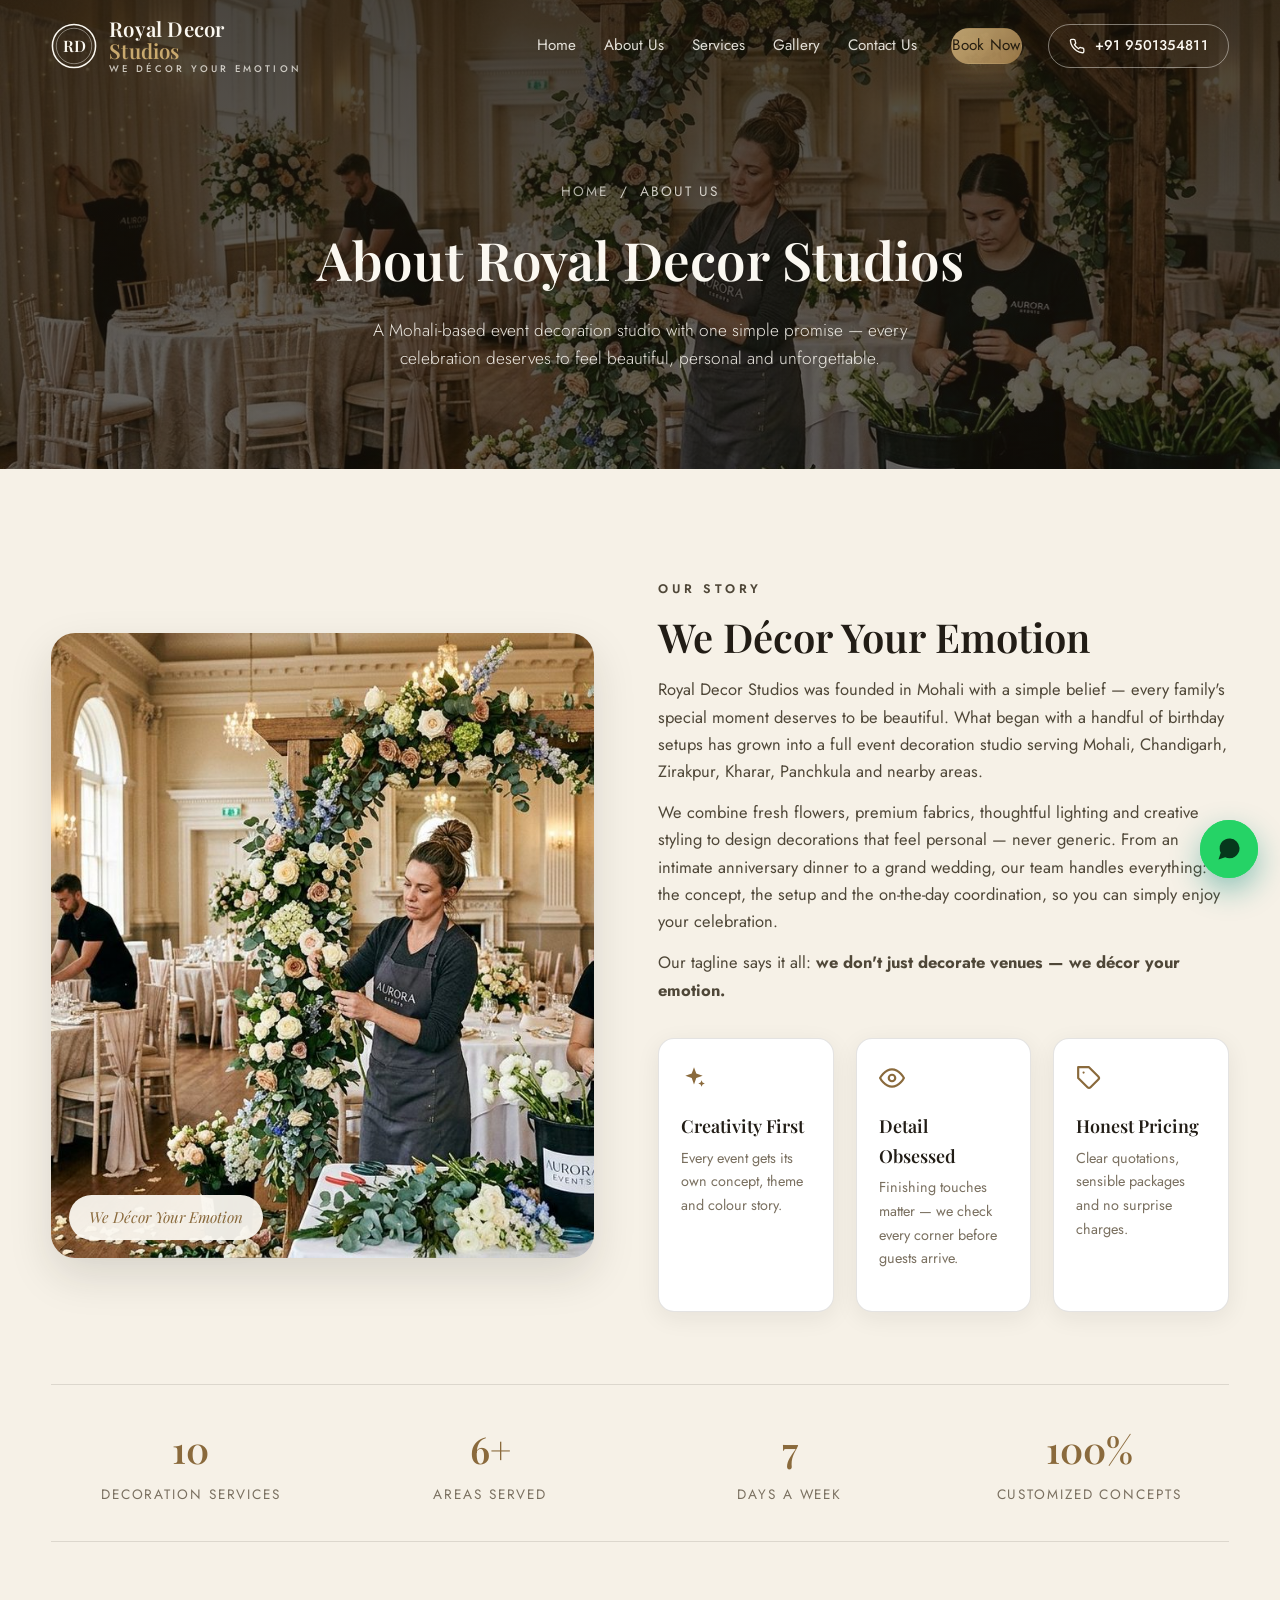
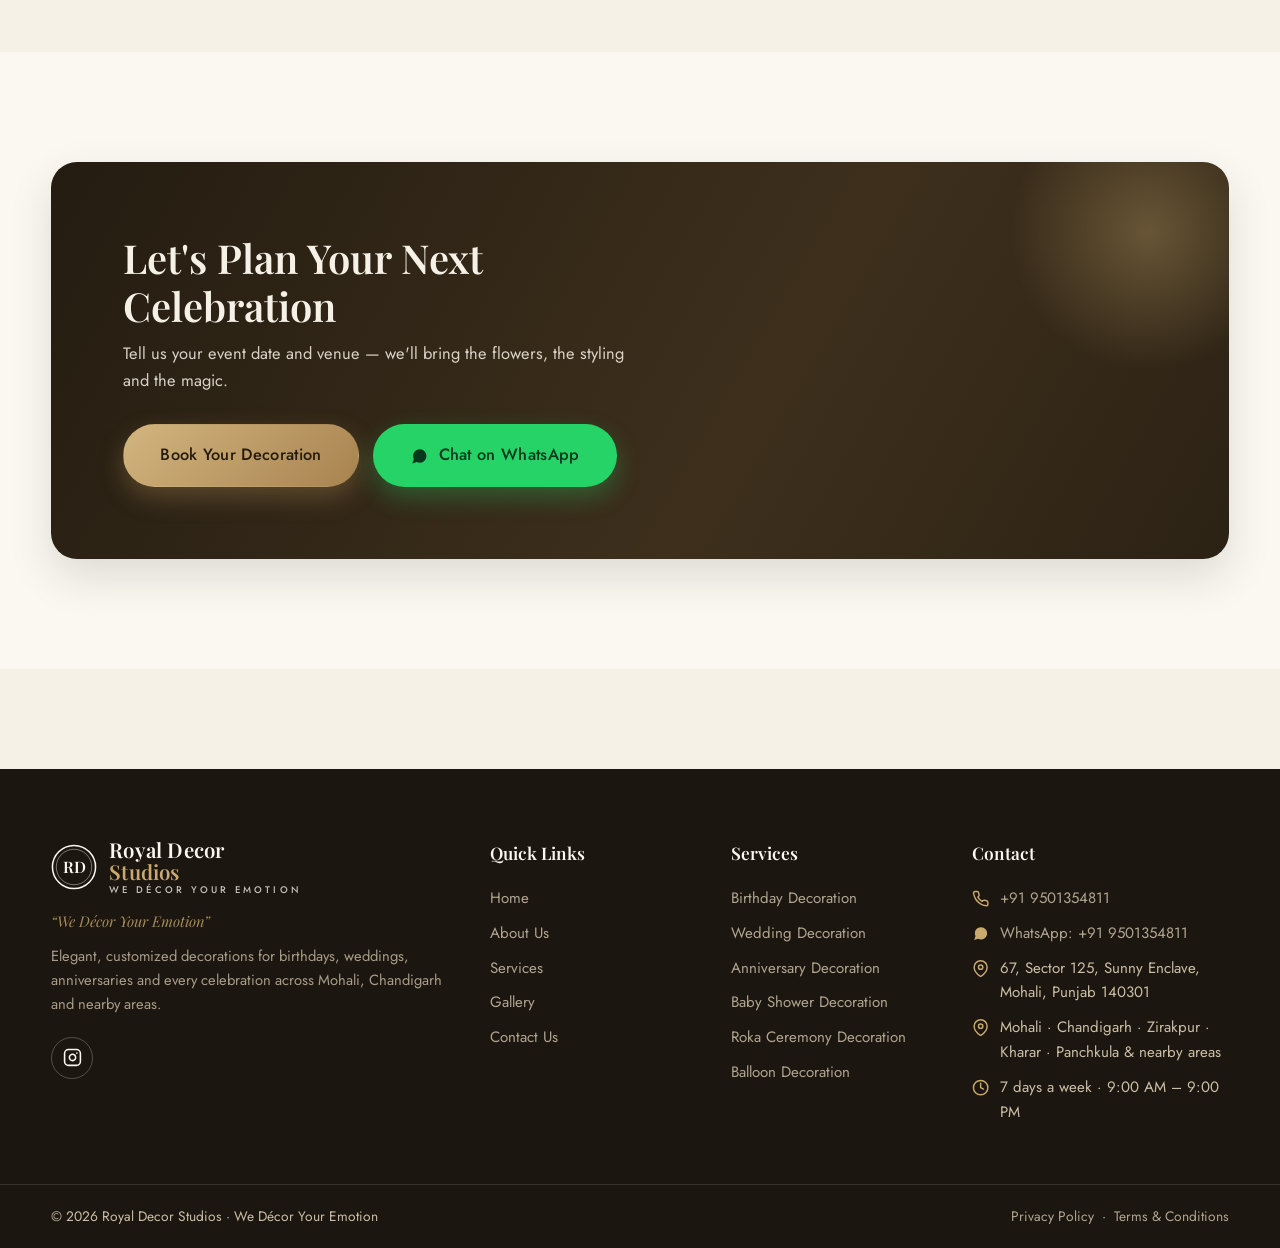
<file: about.html>
<!DOCTYPE html>
<html lang="en">
<head>
<meta charset="UTF-8">
<meta name="viewport" content="width=device-width, initial-scale=1.0">
<title>About Us | Royal Decor Studios — Event Decorators in Mohali &amp; Chandigarh</title>
<meta name="description" content="Meet Royal Decor Studios — Mohali's trusted event decoration studio serving Chandigarh, Zirakpur, Kharar & Panchkula. Creative themes, professional team, honest pricing. We Décor Your Emotion.">
<link rel="canonical" href="https://www.royaldecorstudio.in/about.html">
<link rel="preconnect" href="https://fonts.googleapis.com">
<link rel="preconnect" href="https://fonts.gstatic.com" crossorigin>
<link href="https://fonts.googleapis.com/css2?family=Jost:wght@300;400;500;600&family=Playfair+Display:ital,wght@0,500;0,600;0,700;1,500;1,600&display=swap" rel="stylesheet">
<link rel="stylesheet" href="css/style.css">
<link rel="icon" href="data:image/svg+xml,%3Csvg xmlns='http://www.w3.org/2000/svg' viewBox='0 0 64 64'%3E%3Ccircle cx='32' cy='32' r='32' fill='%23b08d57'/%3E%3Ctext x='32' y='43' font-family='Georgia,serif' font-size='28' font-weight='600' fill='%23fff' text-anchor='middle'%3ERD%3C/text%3E%3C/svg%3E">
<!-- Google Analytics (GA4) placeholder — see index.html head for setup instructions -->
</head>
<body>

<svg xmlns="http://www.w3.org/2000/svg" style="display:none" aria-hidden="true">
  <symbol id="i-wa" viewBox="0 0 24 24"><path fill="currentColor" d="M21 11.5a8.38 8.38 0 0 1-.9 3.8 8.5 8.5 0 0 1-7.6 4.7 8.38 8.38 0 0 1-3.8-.9L3 21l1.9-5.7a8.38 8.38 0 0 1-.9-3.8 8.5 8.5 0 0 1 4.7-7.6 8.38 8.38 0 0 1 3.8-.9h.5a8.48 8.48 0 0 1 8 8v.5z"/></symbol>
  <symbol id="i-phone" viewBox="0 0 24 24"><g fill="none" stroke="currentColor" stroke-width="2" stroke-linecap="round" stroke-linejoin="round"><path d="M22 16.92v3a2 2 0 0 1-2.18 2 19.79 19.79 0 0 1-8.63-3.07 19.5 19.5 0 0 1-6-6 19.79 19.79 0 0 1-3.07-8.67A2 2 0 0 1 4.11 2h3a2 2 0 0 1 2 1.72 12.84 12.84 0 0 0 .7 2.81 2 2 0 0 1-.45 2.11L8.09 9.91a16 16 0 0 0 6 6l1.27-1.27a2 2 0 0 1 2.11-.45 12.84 12.84 0 0 0 2.81.7A2 2 0 0 1 22 16.92z"/></g></symbol>
  <symbol id="i-pin" viewBox="0 0 24 24"><g fill="none" stroke="currentColor" stroke-width="2" stroke-linecap="round" stroke-linejoin="round"><path d="M21 10c0 7-9 13-9 13s-9-6-9-13a9 9 0 0 1 18 0z"/><circle cx="12" cy="10" r="3"/></g></symbol>
  <symbol id="i-clock" viewBox="0 0 24 24"><g fill="none" stroke="currentColor" stroke-width="2" stroke-linecap="round" stroke-linejoin="round"><circle cx="12" cy="12" r="10"/><polyline points="12 6 12 12 16 14"/></g></symbol>
  <symbol id="i-sparkle" viewBox="0 0 24 24"><path fill="currentColor" d="M12 2l2.1 5.9L20 10l-5.9 2.1L12 18l-2.1-5.9L4 10l5.9-2.1L12 2z"/><path fill="currentColor" d="M19 14l.9 2.1L22 17l-2.1.9L19 20l-.9-2.1L16 17l2.1-.9L19 14z"/></symbol>
  <symbol id="i-eye" viewBox="0 0 24 24"><g fill="none" stroke="currentColor" stroke-width="2" stroke-linecap="round" stroke-linejoin="round"><path d="M1 12s4-8 11-8 11 8 11 8-4 8-11 8-11-8-11-8z"/><circle cx="12" cy="12" r="3"/></g></symbol>
  <symbol id="i-tag" viewBox="0 0 24 24"><g fill="none" stroke="currentColor" stroke-width="2" stroke-linecap="round" stroke-linejoin="round"><path d="M20.59 13.41l-7.17 7.17a2 2 0 0 1-2.83 0L2 12V2h10l8.59 8.59a2 2 0 0 1 0 2.82z"/><line x1="7" y1="7" x2="7.01" y2="7"/></g></symbol>
  <symbol id="i-arrow" viewBox="0 0 24 24"><g fill="none" stroke="currentColor" stroke-width="2" stroke-linecap="round" stroke-linejoin="round"><line x1="5" y1="12" x2="19" y2="12"/><polyline points="12 5 19 12 12 19"/></g></symbol>
  <symbol id="i-ig" viewBox="0 0 24 24"><g fill="none" stroke="currentColor" stroke-width="2" stroke-linecap="round" stroke-linejoin="round"><rect x="2" y="2" width="20" height="20" rx="5"/><path d="M16 11.37A4 4 0 1 1 12.63 8 4 4 0 0 1 16 11.37z"/><line x1="17.5" y1="6.5" x2="17.51" y2="6.5"/></g></symbol>
</svg>

<a class="skip-link" href="#main">Skip to content</a>

<header class="site-header" id="siteHeader">
  <div class="container header-inner">
    <a class="brand" href="index.html" aria-label="Royal Decor Studios — home">
      <svg class="brand-mark" viewBox="0 0 48 48" aria-hidden="true"><circle cx="24" cy="24" r="22.5" fill="none" stroke="currentColor" stroke-width="1.6"/><circle cx="24" cy="24" r="18.5" fill="none" stroke="currentColor" stroke-width=".8" opacity=".55"/><text x="24" y="30" text-anchor="middle" font-family="Playfair Display, Georgia, serif" font-size="16.5" font-weight="600" fill="currentColor">RD</text></svg>
      <span class="brand-text">Royal Decor <em>Studios</em><small>We Décor Your Emotion</small></span>
    </a>
    <nav class="main-nav" id="mainNav" aria-label="Primary">
      <a href="index.html">Home</a>
      <a href="about.html" aria-current="page">About Us</a>
      <a href="services.html">Services</a>
      <a href="gallery.html">Gallery</a>
      <a href="contact.html">Contact Us</a>
      <a href="contact.html#booking" class="btn btn-gold btn-sm nav-cta">Book Now</a>
    </nav>
    <div class="header-actions">
      <a class="btn btn-outline btn-sm header-call" href="tel:+919501354811"><svg class="ic" aria-hidden="true"><use href="#i-phone"/></svg>+91 9501354811</a>
      <button class="nav-toggle" id="navToggle" aria-expanded="false" aria-controls="mainNav" aria-label="Open menu"><span></span><span></span><span></span></button>
    </div>
  </div>
</header>

<main id="main">

  <section class="page-hero">
    <img class="hero-bg" src="images/about.jpg" alt="The Royal Decor Studios team styling a celebration venue with fresh flowers" loading="lazy" decoding="async">
    <div class="container">
      <p class="crumbs"><a href="index.html">Home</a> &nbsp;/&nbsp; About Us</p>
      <h1>About Royal Decor Studios</h1>
      <p class="lede">A Mohali-based event decoration studio with one simple promise — every celebration deserves to feel beautiful, personal and unforgettable.</p>
    </div>
  </section>

  <section class="section">
    <div class="container about-wrap">
      <figure class="reveal">
        <img src="images/about.jpg" alt="Royal Decor Studios decorators arranging fresh flowers at an event venue" loading="lazy" decoding="async">
      </figure>
      <div class="about-copy reveal" style="--d:.08s">
        <p class="eyebrow">Our Story</p>
        <h2>We Décor Your Emotion</h2>
        <p>Royal Decor Studios was founded in Mohali with a simple belief — every family's special moment deserves to be beautiful. What began with a handful of birthday setups has grown into a full event decoration studio serving Mohali, Chandigarh, Zirakpur, Kharar, Panchkula and nearby areas.</p>
        <p>We combine fresh flowers, premium fabrics, thoughtful lighting and creative styling to design decorations that feel personal — never generic. From an intimate anniversary dinner to a grand wedding, our team handles everything: the concept, the setup and the on-the-day coordination, so you can simply enjoy your celebration.</p>
        <p>Our tagline says it all: <strong>we don't just decorate venues — we décor your emotion.</strong></p>
        <div class="values-grid">
          <div class="value-card">
            <svg class="ic" aria-hidden="true"><use href="#i-sparkle"/></svg>
            <h3>Creativity First</h3>
            <p>Every event gets its own concept, theme and colour story.</p>
          </div>
          <div class="value-card">
            <svg class="ic" aria-hidden="true"><use href="#i-eye"/></svg>
            <h3>Detail Obsessed</h3>
            <p>Finishing touches matter — we check every corner before guests arrive.</p>
          </div>
          <div class="value-card">
            <svg class="ic" aria-hidden="true"><use href="#i-tag"/></svg>
            <h3>Honest Pricing</h3>
            <p>Clear quotations, sensible packages and no surprise charges.</p>
          </div>
        </div>
      </div>
    </div>
    <div class="container">
      <div class="stats-strip reveal">
        <div><strong>10</strong><span>Decoration Services</span></div>
        <div><strong>6+</strong><span>Areas Served</span></div>
        <div><strong>7</strong><span>Days a Week</span></div>
        <div><strong>100%</strong><span>Customized Concepts</span></div>
      </div>
    </div>
  </section>

  <section class="section alt">
    <div class="container">
      <div class="cta-band reveal">
        <div>
          <h2>Let's Plan Your Next Celebration</h2>
          <p>Tell us your event date and venue — we'll bring the flowers, the styling and the magic.</p>
        </div>
        <div class="cta-actions">
          <a class="btn btn-gold btn-lg" href="contact.html#booking">Book Your Decoration</a>
          <a class="btn btn-wa btn-lg" href="https://wa.me/919501354811?text=Hello%20Royal%20Decor%20Studios%2C%20I%20am%20interested%20in%20your%20decoration%20services.%20Please%20share%20your%20packages%20and%20quotation.%20Event%20type%3A%20____.%20Event%20date%3A%20____.%20Location%3A%20____." target="_blank" rel="noopener"><svg class="ic" aria-hidden="true"><use href="#i-wa"/></svg>Chat on WhatsApp</a>
        </div>
      </div>
    </div>
  </section>

</main>

<footer class="site-footer">
  <div class="container footer-grid">
    <div class="footer-brand">
      <a class="brand" href="index.html" aria-label="Royal Decor Studios — home">
        <svg class="brand-mark" viewBox="0 0 48 48" aria-hidden="true"><circle cx="24" cy="24" r="22.5" fill="none" stroke="currentColor" stroke-width="1.6"/><circle cx="24" cy="24" r="18.5" fill="none" stroke="currentColor" stroke-width=".8" opacity=".55"/><text x="24" y="30" text-anchor="middle" font-family="Playfair Display, Georgia, serif" font-size="16.5" font-weight="600" fill="currentColor">RD</text></svg>
        <span class="brand-text">Royal Decor <em>Studios</em><small>We Décor Your Emotion</small></span>
      </a>
      <p class="footer-tag">“We Décor Your Emotion”</p>
      <p>Elegant, customized decorations for birthdays, weddings, anniversaries and every celebration across Mohali, Chandigarh and nearby areas.</p>
      <div class="socials">
        <a href="https://www.instagram.com/royal_decorstudios/" target="_blank" rel="noopener" aria-label="Royal Decor Studios on Instagram"><svg class="ic" aria-hidden="true"><use href="#i-ig"/></svg></a>
      </div>
    </div>
    <nav aria-label="Footer — quick links">
      <h3 class="footer-h">Quick Links</h3>
      <ul>
        <li><a href="index.html">Home</a></li>
        <li><a href="about.html">About Us</a></li>
        <li><a href="services.html">Services</a></li>
        <li><a href="gallery.html">Gallery</a></li>
        <li><a href="contact.html">Contact Us</a></li>
      </ul>
    </nav>
    <div>
      <h3 class="footer-h">Services</h3>
      <ul>
        <li><a href="services.html#svc-birthday">Birthday Decoration</a></li>
        <li><a href="services.html#svc-wedding">Wedding Decoration</a></li>
        <li><a href="services.html#svc-anniversary">Anniversary Decoration</a></li>
        <li><a href="services.html#svc-babyshower">Baby Shower Decoration</a></li>
        <li><a href="services.html#svc-roka">Roka Ceremony Decoration</a></li>
        <li><a href="services.html#svc-balloon">Balloon Decoration</a></li>
      </ul>
    </div>
    <div>
      <h3 class="footer-h">Contact</h3>
      <ul class="footer-contact">
        <li><svg class="ic" aria-hidden="true"><use href="#i-phone"/></svg><a href="tel:+919501354811">+91 9501354811</a></li>
        <li><svg class="ic" aria-hidden="true"><use href="#i-wa"/></svg><a href="https://wa.me/919501354811" target="_blank" rel="noopener">WhatsApp: +91 9501354811</a></li>
        <li><svg class="ic" aria-hidden="true"><use href="#i-pin"/></svg><span>67, Sector 125, Sunny Enclave, Mohali, Punjab 140301</span></li>
        <li><svg class="ic" aria-hidden="true"><use href="#i-pin"/></svg><span>Mohali · Chandigarh · Zirakpur · Kharar · Panchkula &amp; nearby areas</span></li>
        <li><svg class="ic" aria-hidden="true"><use href="#i-clock"/></svg><span>7 days a week · 9:00 AM – 9:00 PM</span></li>
      </ul>
    </div>
  </div>
  <div class="footer-bottom">
    <div class="container footer-bottom-inner">
      <p>© <span class="year">2026</span> Royal Decor Studios · We Décor Your Emotion</p>
      <p><a href="privacy.html">Privacy Policy</a> &nbsp;·&nbsp; <a href="terms.html">Terms &amp; Conditions</a></p>
    </div>
  </div>
</footer>

<a class="wa-float" href="https://wa.me/919501354811?text=Hello%20Royal%20Decor%20Studios%2C%20I%20am%20interested%20in%20your%20decoration%20services.%20Please%20share%20your%20packages%20and%20quotation.%20Event%20type%3A%20____.%20Event%20date%3A%20____.%20Location%3A%20____." target="_blank" rel="noopener" aria-label="Chat with Royal Decor Studios on WhatsApp"><svg class="ic" aria-hidden="true"><use href="#i-wa"/></svg></a>

<script src="js/main.js" defer></script>
</body>
</html>
</file>
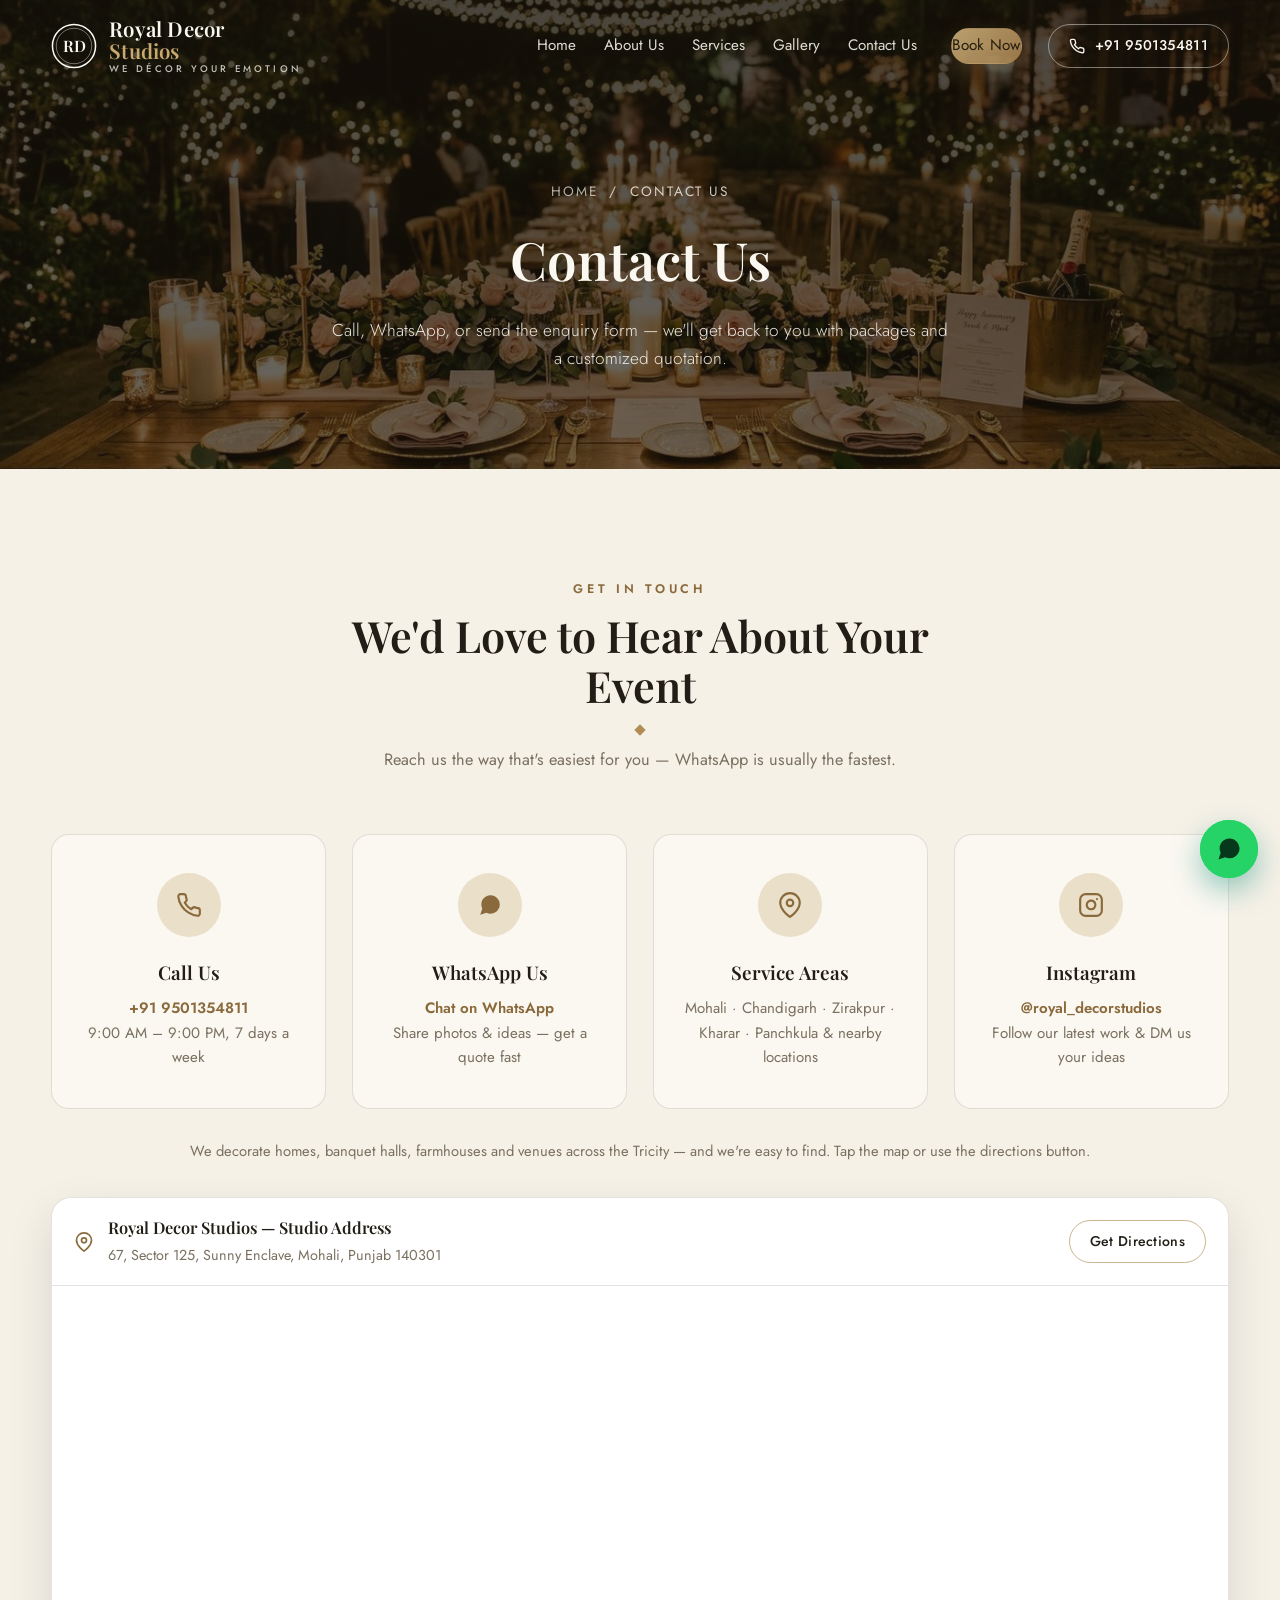
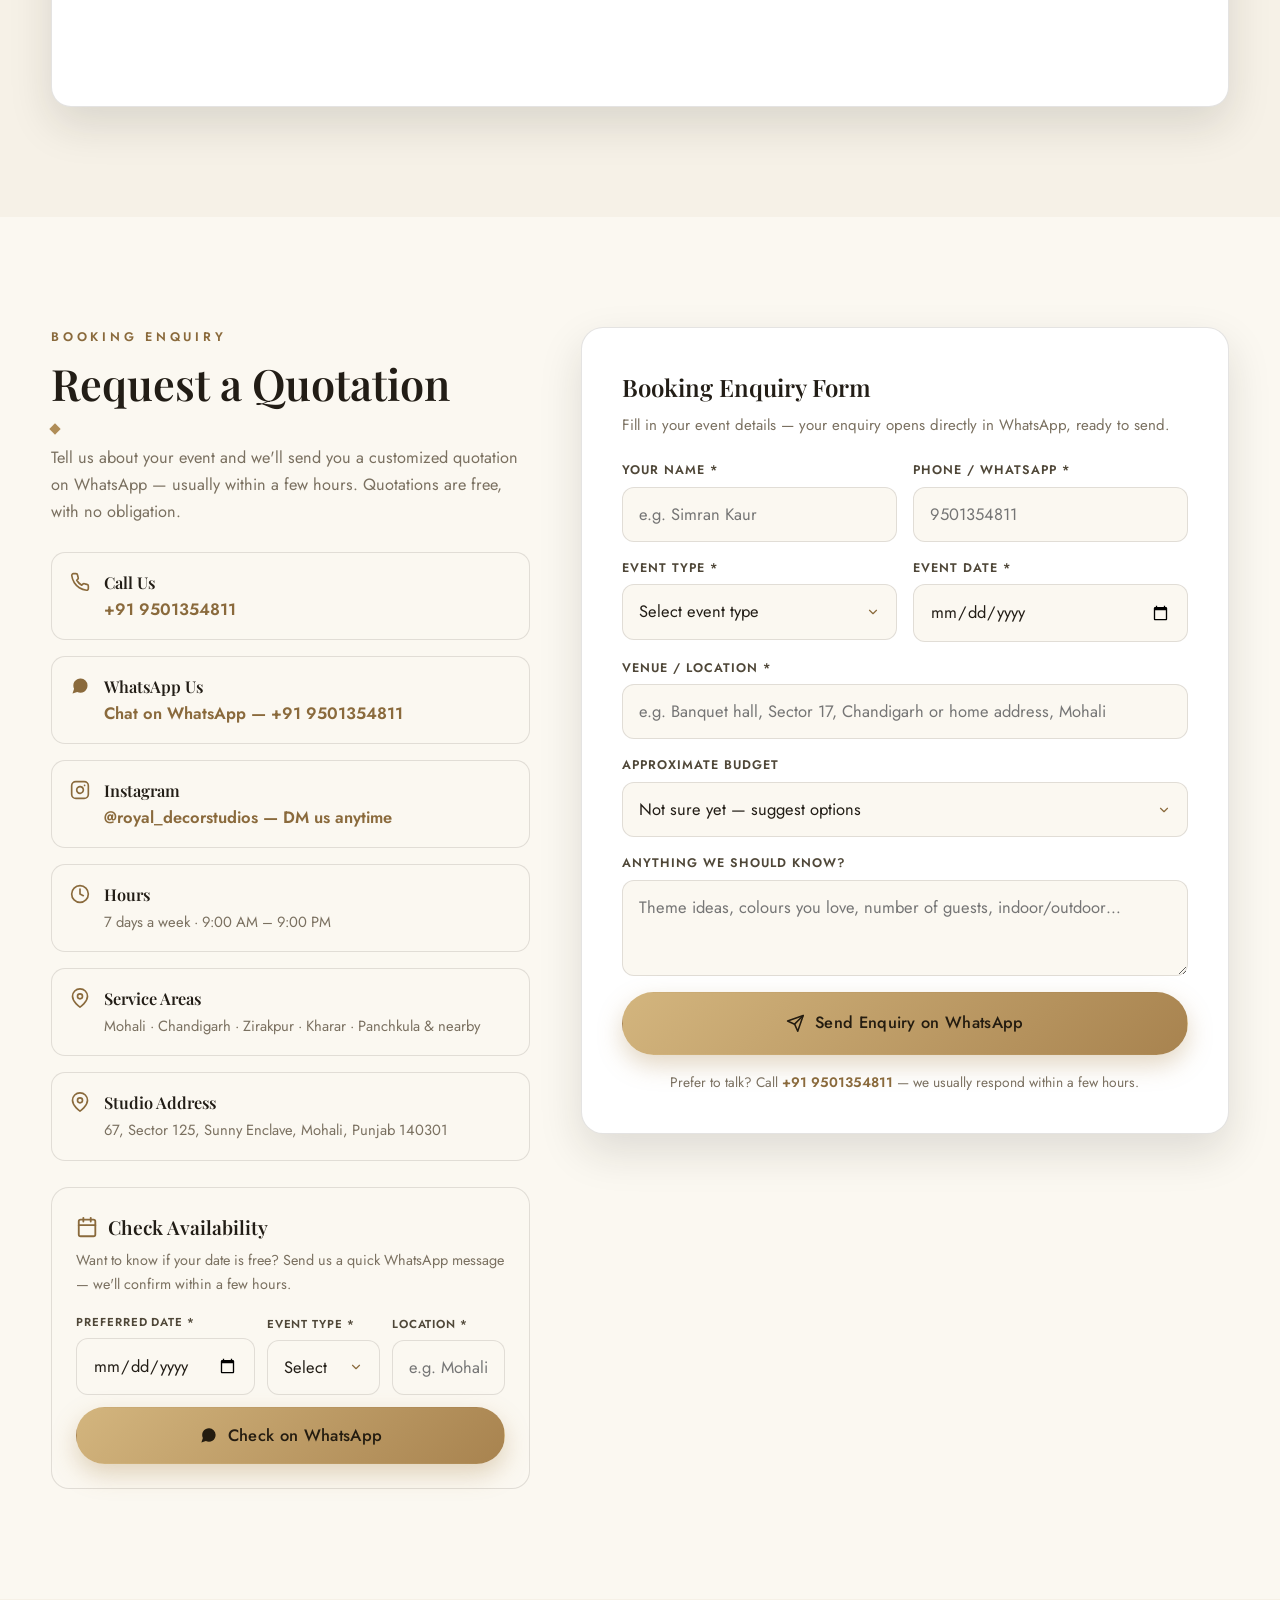
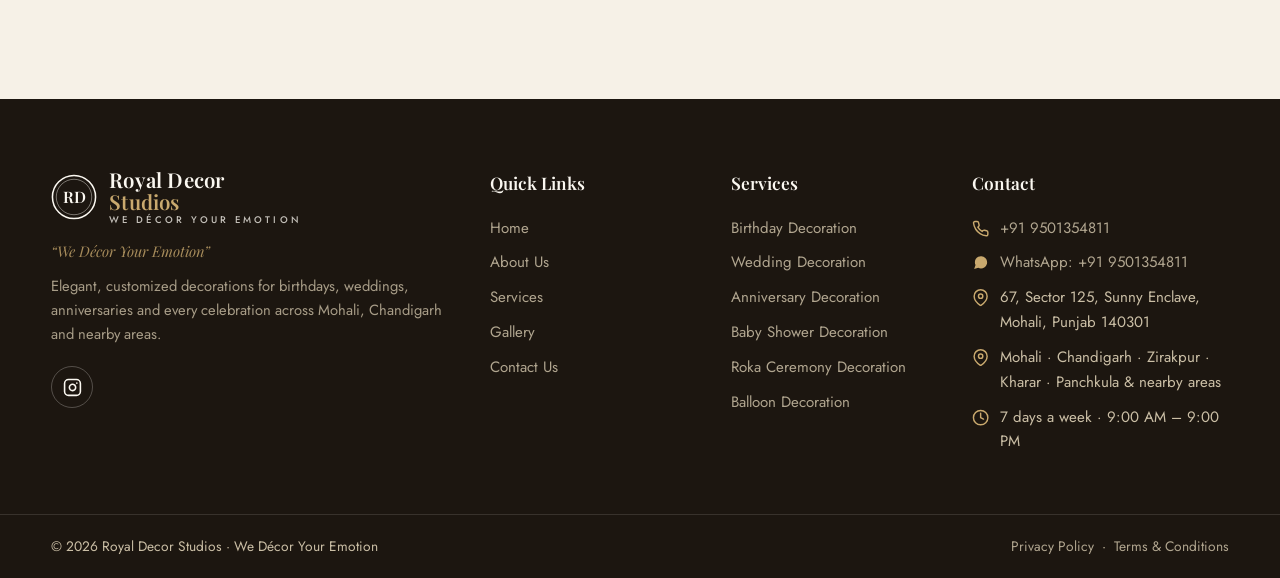
<file: contact.html>
<!DOCTYPE html>
<html lang="en">
<head>
<meta charset="UTF-8">
<meta name="viewport" content="width=device-width, initial-scale=1.0">
<title>Contact Us | Royal Decor Studios — Book Event Decoration in Mohali &amp; Chandigarh</title>
<meta name="description" content="Contact Royal Decor Studios, Mohali. Call +91 9501354811 or WhatsApp to book birthday, wedding, baby shower, roka, anniversary & car decoration in Chandigarh, Zirakpur, Kharar & Panchkula. Free quotations.">
<link rel="canonical" href="https://www.royaldecorstudio.in/contact.html">
<link rel="preconnect" href="https://fonts.googleapis.com">
<link rel="preconnect" href="https://fonts.gstatic.com" crossorigin>
<link href="https://fonts.googleapis.com/css2?family=Jost:wght@300;400;500;600&family=Playfair+Display:ital,wght@0,500;0,600;0,700;1,500;1,600&display=swap" rel="stylesheet">
<link rel="stylesheet" href="css/style.css">
<link rel="icon" href="data:image/svg+xml,%3Csvg xmlns='http://www.w3.org/2000/svg' viewBox='0 0 64 64'%3E%3Ccircle cx='32' cy='32' r='32' fill='%23b08d57'/%3E%3Ctext x='32' y='43' font-family='Georgia,serif' font-size='28' font-weight='600' fill='%23fff' text-anchor='middle'%3ERD%3C/text%3E%3C/svg%3E">
<!-- Google Analytics (GA4) placeholder — see index.html head for setup instructions -->
</head>
<body>

<svg xmlns="http://www.w3.org/2000/svg" style="display:none" aria-hidden="true">
  <symbol id="i-wa" viewBox="0 0 24 24"><path fill="currentColor" d="M21 11.5a8.38 8.38 0 0 1-.9 3.8 8.5 8.5 0 0 1-7.6 4.7 8.38 8.38 0 0 1-3.8-.9L3 21l1.9-5.7a8.38 8.38 0 0 1-.9-3.8 8.5 8.5 0 0 1 4.7-7.6 8.38 8.38 0 0 1 3.8-.9h.5a8.48 8.48 0 0 1 8 8v.5z"/></symbol>
  <symbol id="i-phone" viewBox="0 0 24 24"><g fill="none" stroke="currentColor" stroke-width="2" stroke-linecap="round" stroke-linejoin="round"><path d="M22 16.92v3a2 2 0 0 1-2.18 2 19.79 19.79 0 0 1-8.63-3.07 19.5 19.5 0 0 1-6-6 19.79 19.79 0 0 1-3.07-8.67A2 2 0 0 1 4.11 2h3a2 2 0 0 1 2 1.72 12.84 12.84 0 0 0 .7 2.81 2 2 0 0 1-.45 2.11L8.09 9.91a16 16 0 0 0 6 6l1.27-1.27a2 2 0 0 1 2.11-.45 12.84 12.84 0 0 0 2.81.7A2 2 0 0 1 22 16.92z"/></g></symbol>
  <symbol id="i-pin" viewBox="0 0 24 24"><g fill="none" stroke="currentColor" stroke-width="2" stroke-linecap="round" stroke-linejoin="round"><path d="M21 10c0 7-9 13-9 13s-9-6-9-13a9 9 0 0 1 18 0z"/><circle cx="12" cy="10" r="3"/></g></symbol>
  <symbol id="i-clock" viewBox="0 0 24 24"><g fill="none" stroke="currentColor" stroke-width="2" stroke-linecap="round" stroke-linejoin="round"><circle cx="12" cy="12" r="10"/><polyline points="12 6 12 12 16 14"/></g></symbol>
  <symbol id="i-check" viewBox="0 0 24 24"><g fill="none" stroke="currentColor" stroke-width="2.4" stroke-linecap="round" stroke-linejoin="round"><polyline points="20 6 9 17 4 12"/></g></symbol>
  <symbol id="i-calendar" viewBox="0 0 24 24"><g fill="none" stroke="currentColor" stroke-width="2" stroke-linecap="round" stroke-linejoin="round"><rect x="3" y="4" width="18" height="18" rx="2"/><line x1="16" y1="2" x2="16" y2="6"/><line x1="8" y1="2" x2="8" y2="6"/><line x1="3" y1="10" x2="21" y2="10"/></g></symbol>
  <symbol id="i-send" viewBox="0 0 24 24"><g fill="none" stroke="currentColor" stroke-width="2" stroke-linecap="round" stroke-linejoin="round"><line x1="22" y1="2" x2="11" y2="13"/><polygon points="22 2 15 22 11 13 2 9 22 2"/></g></symbol>
  <symbol id="i-ig" viewBox="0 0 24 24"><g fill="none" stroke="currentColor" stroke-width="2" stroke-linecap="round" stroke-linejoin="round"><rect x="2" y="2" width="20" height="20" rx="5"/><path d="M16 11.37A4 4 0 1 1 12.63 8 4 4 0 0 1 16 11.37z"/><line x1="17.5" y1="6.5" x2="17.51" y2="6.5"/></g></symbol>
</svg>

<a class="skip-link" href="#main">Skip to content</a>

<header class="site-header" id="siteHeader">
  <div class="container header-inner">
    <a class="brand" href="index.html" aria-label="Royal Decor Studios — home">
      <svg class="brand-mark" viewBox="0 0 48 48" aria-hidden="true"><circle cx="24" cy="24" r="22.5" fill="none" stroke="currentColor" stroke-width="1.6"/><circle cx="24" cy="24" r="18.5" fill="none" stroke="currentColor" stroke-width=".8" opacity=".55"/><text x="24" y="30" text-anchor="middle" font-family="Playfair Display, Georgia, serif" font-size="16.5" font-weight="600" fill="currentColor">RD</text></svg>
      <span class="brand-text">Royal Decor <em>Studios</em><small>We Décor Your Emotion</small></span>
    </a>
    <nav class="main-nav" id="mainNav" aria-label="Primary">
      <a href="index.html">Home</a>
      <a href="about.html">About Us</a>
      <a href="services.html">Services</a>
      <a href="gallery.html">Gallery</a>
      <a href="contact.html" aria-current="page">Contact Us</a>
      <a href="contact.html#booking" class="btn btn-gold btn-sm nav-cta">Book Now</a>
    </nav>
    <div class="header-actions">
      <a class="btn btn-outline btn-sm header-call" href="tel:+919501354811"><svg class="ic" aria-hidden="true"><use href="#i-phone"/></svg>+91 9501354811</a>
      <button class="nav-toggle" id="navToggle" aria-expanded="false" aria-controls="mainNav" aria-label="Open menu"><span></span><span></span><span></span></button>
    </div>
  </div>
</header>

<main id="main">

  <section class="page-hero">
    <img class="hero-bg" src="images/svc-anniversary.jpg" alt="Elegant celebration table decorated with roses, candles and gold tableware" loading="lazy" decoding="async">
    <div class="container">
      <p class="crumbs"><a href="index.html">Home</a> &nbsp;/&nbsp; Contact Us</p>
      <h1>Contact Us</h1>
      <p class="lede">Call, WhatsApp, or send the enquiry form — we'll get back to you with packages and a customized quotation.</p>
    </div>
  </section>

  <section class="section" id="contact">
    <div class="container">
      <div class="section-head reveal">
        <p class="eyebrow">Get in Touch</p>
        <h2 class="section-title">We'd Love to Hear About Your Event</h2>
        <span class="orn" aria-hidden="true"></span>
        <p class="section-sub">Reach us the way that's easiest for you — WhatsApp is usually the fastest.</p>
      </div>
      <div class="why-grid contact-grid">
        <div class="why-card reveal">
          <div class="why-icon"><svg class="ic" aria-hidden="true"><use href="#i-phone"/></svg></div>
          <h3>Call Us</h3>
          <p><a href="tel:+919501354811" style="color:var(--gold-dark);font-weight:600;text-decoration:none">+91 9501354811</a><br>9:00 AM – 9:00 PM, 7 days a week</p>
        </div>
        <div class="why-card reveal" style="--d:.06s">
          <div class="why-icon"><svg class="ic" aria-hidden="true"><use href="#i-wa"/></svg></div>
          <h3>WhatsApp Us</h3>
          <p><a href="https://wa.me/919501354811" target="_blank" rel="noopener" style="color:var(--gold-dark);font-weight:600;text-decoration:none">Chat on WhatsApp</a><br>Share photos &amp; ideas — get a quote fast</p>
        </div>
        <div class="why-card reveal" style="--d:.12s">
          <div class="why-icon"><svg class="ic" aria-hidden="true"><use href="#i-pin"/></svg></div>
          <h3>Service Areas</h3>
          <p>Mohali · Chandigarh · Zirakpur · Kharar · Panchkula &amp; nearby locations</p>
        </div>
        <div class="why-card reveal" style="--d:.18s">
          <div class="why-icon"><svg class="ic" aria-hidden="true"><use href="#i-ig"/></svg></div>
          <h3>Instagram</h3>
          <p><a href="https://www.instagram.com/royal_decorstudios/" target="_blank" rel="noopener" style="color:var(--gold-dark);font-weight:600;text-decoration:none">@royal_decorstudios</a><br>Follow our latest work &amp; DM us your ideas</p>
        </div>
      </div>
      <p class="areas-note reveal">We decorate homes, banquet halls, farmhouses and venues across the Tricity — and we're easy to find. Tap the map or use the directions button.</p>
      <div class="map-embed reveal">
        <div class="map-address">
          <svg class="ic" aria-hidden="true"><use href="#i-pin"/></svg>
          <div>
            <strong>Royal Decor Studios — Studio Address</strong>
            <span>67, Sector 125, Sunny Enclave, Mohali, Punjab 140301</span>
          </div>
          <a class="btn btn-outline btn-sm" href="https://www.google.com/maps/search/?api=1&amp;query=67%2C+Sector+125%2C+Sunny+Enclave%2C+Mohali%2C+Punjab+140301" target="_blank" rel="noopener">Get Directions</a>
        </div>
        <iframe src="https://www.google.com/maps?q=30.7431686%2C76.6735174&amp;z=16&amp;output=embed" title="Map — Royal Decor Studios, Sector 125, Sunny Enclave, Mohali" loading="lazy" referrerpolicy="no-referrer-when-downgrade" allowfullscreen></iframe>
      </div>
    </div>
  </section>

  <section class="section alt" id="booking">
    <div class="container">
      <div class="booking-wrap">
        <div class="reveal">
          <p class="eyebrow">Booking Enquiry</p>
          <h2 class="section-title" style="text-align:left;margin-left:0">Request a Quotation</h2>
          <span class="orn" style="margin:10px 0 4px"></span>
          <p class="section-sub" style="text-align:left">Tell us about your event and we'll send you a customized quotation on WhatsApp — usually within a few hours. Quotations are free, with no obligation.</p>
          <ul class="contact-quick">
            <li><svg class="ic" aria-hidden="true"><use href="#i-phone"/></svg><div><strong>Call Us</strong><a href="tel:+919501354811">+91 9501354811</a></div></li>
            <li><svg class="ic" aria-hidden="true"><use href="#i-wa"/></svg><div><strong>WhatsApp Us</strong><a href="https://wa.me/919501354811" target="_blank" rel="noopener">Chat on WhatsApp — +91 9501354811</a></div></li>
            <li><svg class="ic" aria-hidden="true"><use href="#i-ig"/></svg><div><strong>Instagram</strong><a href="https://www.instagram.com/royal_decorstudios/" target="_blank" rel="noopener">@royal_decorstudios — DM us anytime</a></div></li>
            <li><svg class="ic" aria-hidden="true"><use href="#i-clock"/></svg><div><strong>Hours</strong><span class="txt">7 days a week · 9:00 AM – 9:00 PM</span></div></li>
            <li><svg class="ic" aria-hidden="true"><use href="#i-pin"/></svg><div><strong>Service Areas</strong><span class="txt">Mohali · Chandigarh · Zirakpur · Kharar · Panchkula &amp; nearby</span></div></li>
            <li><svg class="ic" aria-hidden="true"><use href="#i-pin"/></svg><div><strong>Studio Address</strong><span class="txt">67, Sector 125, Sunny Enclave, Mohali, Punjab 140301</span></div></li>
          </ul>
          <div class="avail-card">
            <h3><svg class="ic" aria-hidden="true"><use href="#i-calendar"/></svg>Check Availability</h3>
            <p>Want to know if your date is free? Send us a quick WhatsApp message — we'll confirm within a few hours.</p>
            <form class="avail-form" id="availabilityForm" novalidate>
              <div class="field">
                <label for="avDate">Preferred Date *</label>
                <input type="date" id="avDate" name="avDate" required>
              </div>
              <div class="field">
                <label for="avType">Event Type *</label>
                <select id="avType" name="avType" required>
                  <option value="" selected disabled>Select</option>
                  <option>Birthday Decoration</option>
                  <option>Wedding Decoration</option>
                  <option>Anniversary Decoration</option>
                  <option>Baby Shower Decoration</option>
                  <option>Roka Ceremony Decoration</option>
                  <option>Engagement Decoration</option>
                  <option>Car Decoration</option>
                  <option>Festival Decoration</option>
                  <option>Balloon Decoration</option>
                  <option>Customized Event Decoration</option>
                  <option>Other</option>
                </select>
              </div>
              <div class="field">
                <label for="avLocation">Location *</label>
                <input type="text" id="avLocation" name="avLocation" required placeholder="e.g. Mohali">
              </div>
              <button type="submit" class="btn btn-gold" style="grid-column:1/-1"><svg class="ic" aria-hidden="true"><use href="#i-wa"/></svg>Check on WhatsApp</button>
            </form>
            <p class="avail-note" id="availabilityNote" hidden><svg class="ic" aria-hidden="true"><use href="#i-check"/></svg>WhatsApp is open with your availability request — just press send.</p>
          </div>
        </div>
        <div class="form-card reveal" style="--d:.08s">
          <h3>Booking Enquiry Form</h3>
          <p>Fill in your event details — your enquiry opens directly in WhatsApp, ready to send.</p>
          <form class="booking-form" novalidate>
            <div class="form-grid">
              <div class="field">
                <label for="name">Your Name *</label>
                <input type="text" id="name" name="name" required autocomplete="name" placeholder="e.g. Simran Kaur">
              </div>
              <div class="field">
                <label for="phone">Phone / WhatsApp *</label>
                <input type="tel" id="phone" name="phone" required autocomplete="tel" inputmode="tel" pattern="[0-9+\s-]{7,16}" title="Enter a valid phone number" placeholder="9501354811">
              </div>
              <div class="field">
                <label for="eventType">Event Type *</label>
                <select id="eventType" name="eventType" required>
                  <option value="" selected disabled>Select event type</option>
                  <option>Birthday Decoration</option>
                  <option>Wedding Decoration</option>
                  <option>Anniversary Decoration</option>
                  <option>Baby Shower Decoration</option>
                  <option>Roka Ceremony Decoration</option>
                  <option>Engagement Decoration</option>
                  <option>Car Decoration</option>
                  <option>Festival Decoration</option>
                  <option>Balloon Decoration</option>
                  <option>Customized Event Decoration</option>
                  <option>Other / Not Sure Yet</option>
                </select>
              </div>
              <div class="field">
                <label for="eventDate">Event Date *</label>
                <input type="date" id="eventDate" name="eventDate" required>
              </div>
              <div class="field full">
                <label for="location">Venue / Location *</label>
                <input type="text" id="location" name="location" required placeholder="e.g. Banquet hall, Sector 17, Chandigarh or home address, Mohali">
              </div>
              <div class="field full">
                <label for="budget">Approximate Budget</label>
                <select id="budget" name="budget">
                  <option value="" selected>Not sure yet — suggest options</option>
                  <option>Below ₹10,000</option>
                  <option>₹10,000 – ₹25,000</option>
                  <option>₹25,000 – ₹50,000</option>
                  <option>₹50,000 – ₹1,00,000</option>
                  <option>Above ₹1,00,000</option>
                </select>
              </div>
              <div class="field full">
                <label for="message">Anything We Should Know?</label>
                <textarea id="message" name="message" placeholder="Theme ideas, colours you love, number of guests, indoor/outdoor…"></textarea>
              </div>
              <div class="field full">
                <button type="submit" class="btn btn-gold btn-lg" style="width:100%"><svg class="ic" aria-hidden="true"><use href="#i-send"/></svg>Send Enquiry on WhatsApp</button>
              </div>
              <p class="form-note">Prefer to talk? Call <a href="tel:+919501354811">+91 9501354811</a> — we usually respond within a few hours.</p>
            </div>
          </form>
          <div class="form-confirmation" hidden role="status">
            <svg class="ic" aria-hidden="true"><use href="#i-check"/></svg>
            <div>
              <strong>Enquiry ready on WhatsApp!</strong>
              <p>We've opened WhatsApp with your details (<span class="conf-details"></span>). Just press send to get your customized quotation. If WhatsApp didn't open, call us on <a href="tel:+919501354811">+91 9501354811</a>.</p>
            </div>
          </div>
        </div>
      </div>
    </div>
  </section>

</main>

<footer class="site-footer">
  <div class="container footer-grid">
    <div class="footer-brand">
      <a class="brand" href="index.html" aria-label="Royal Decor Studios — home">
        <svg class="brand-mark" viewBox="0 0 48 48" aria-hidden="true"><circle cx="24" cy="24" r="22.5" fill="none" stroke="currentColor" stroke-width="1.6"/><circle cx="24" cy="24" r="18.5" fill="none" stroke="currentColor" stroke-width=".8" opacity=".55"/><text x="24" y="30" text-anchor="middle" font-family="Playfair Display, Georgia, serif" font-size="16.5" font-weight="600" fill="currentColor">RD</text></svg>
        <span class="brand-text">Royal Decor <em>Studios</em><small>We Décor Your Emotion</small></span>
      </a>
      <p class="footer-tag">“We Décor Your Emotion”</p>
      <p>Elegant, customized decorations for birthdays, weddings, anniversaries and every celebration across Mohali, Chandigarh and nearby areas.</p>
      <div class="socials">
        <a href="https://www.instagram.com/royal_decorstudios/" target="_blank" rel="noopener" aria-label="Royal Decor Studios on Instagram"><svg class="ic" aria-hidden="true"><use href="#i-ig"/></svg></a>
      </div>
    </div>
    <nav aria-label="Footer — quick links">
      <h3 class="footer-h">Quick Links</h3>
      <ul>
        <li><a href="index.html">Home</a></li>
        <li><a href="about.html">About Us</a></li>
        <li><a href="services.html">Services</a></li>
        <li><a href="gallery.html">Gallery</a></li>
        <li><a href="contact.html">Contact Us</a></li>
      </ul>
    </nav>
    <div>
      <h3 class="footer-h">Services</h3>
      <ul>
        <li><a href="services.html#svc-birthday">Birthday Decoration</a></li>
        <li><a href="services.html#svc-wedding">Wedding Decoration</a></li>
        <li><a href="services.html#svc-anniversary">Anniversary Decoration</a></li>
        <li><a href="services.html#svc-babyshower">Baby Shower Decoration</a></li>
        <li><a href="services.html#svc-roka">Roka Ceremony Decoration</a></li>
        <li><a href="services.html#svc-balloon">Balloon Decoration</a></li>
      </ul>
    </div>
    <div>
      <h3 class="footer-h">Contact</h3>
      <ul class="footer-contact">
        <li><svg class="ic" aria-hidden="true"><use href="#i-phone"/></svg><a href="tel:+919501354811">+91 9501354811</a></li>
        <li><svg class="ic" aria-hidden="true"><use href="#i-wa"/></svg><a href="https://wa.me/919501354811" target="_blank" rel="noopener">WhatsApp: +91 9501354811</a></li>
        <li><svg class="ic" aria-hidden="true"><use href="#i-pin"/></svg><span>67, Sector 125, Sunny Enclave, Mohali, Punjab 140301</span></li>
        <li><svg class="ic" aria-hidden="true"><use href="#i-pin"/></svg><span>Mohali · Chandigarh · Zirakpur · Kharar · Panchkula &amp; nearby areas</span></li>
        <li><svg class="ic" aria-hidden="true"><use href="#i-clock"/></svg><span>7 days a week · 9:00 AM – 9:00 PM</span></li>
      </ul>
    </div>
  </div>
  <div class="footer-bottom">
    <div class="container footer-bottom-inner">
      <p>© <span class="year">2026</span> Royal Decor Studios · We Décor Your Emotion</p>
      <p><a href="privacy.html">Privacy Policy</a> &nbsp;·&nbsp; <a href="terms.html">Terms &amp; Conditions</a></p>
    </div>
  </div>
</footer>

<a class="wa-float" href="https://wa.me/919501354811?text=Hello%20Royal%20Decor%20Studios%2C%20I%20am%20interested%20in%20your%20decoration%20services.%20Please%20share%20your%20packages%20and%20quotation.%20Event%20type%3A%20____.%20Event%20date%3A%20____.%20Location%3A%20____." target="_blank" rel="noopener" aria-label="Chat with Royal Decor Studios on WhatsApp"><svg class="ic" aria-hidden="true"><use href="#i-wa"/></svg></a>

<script src="js/main.js" defer></script>
</body>
</html>
</file>
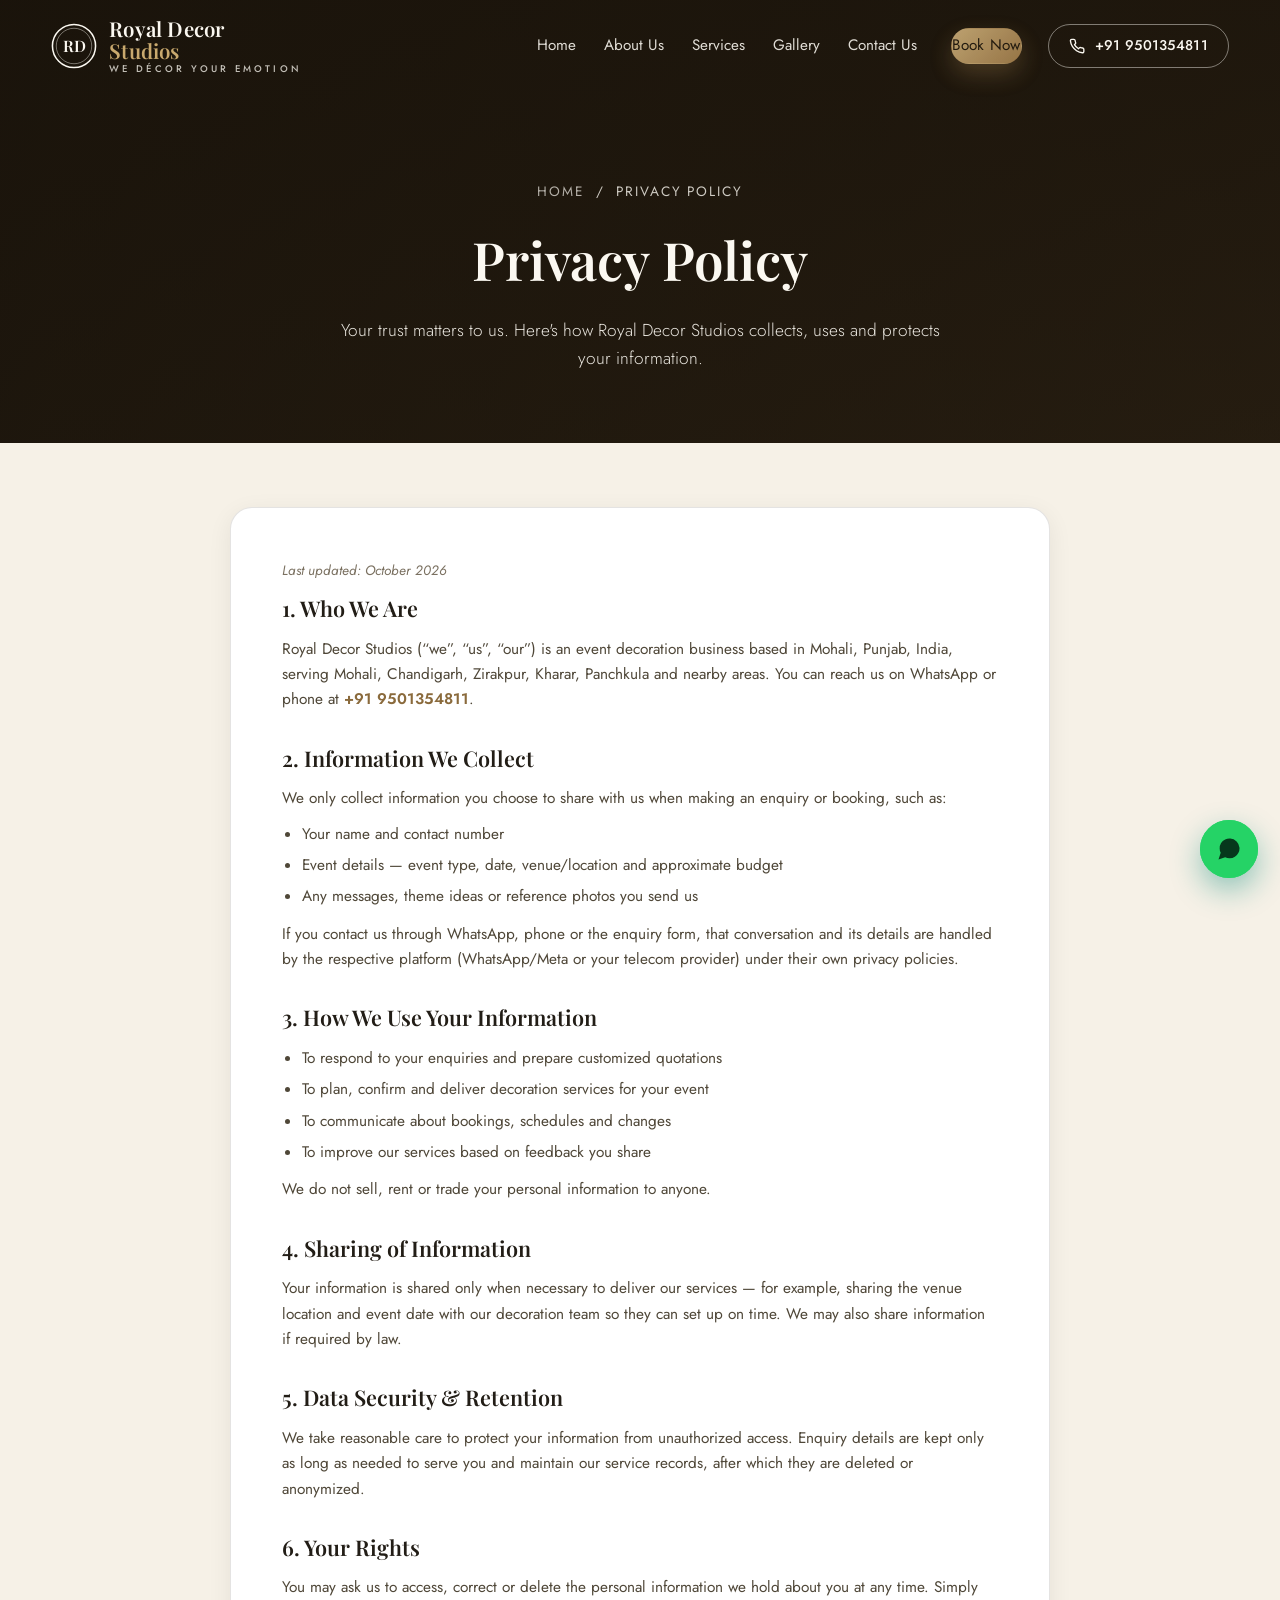
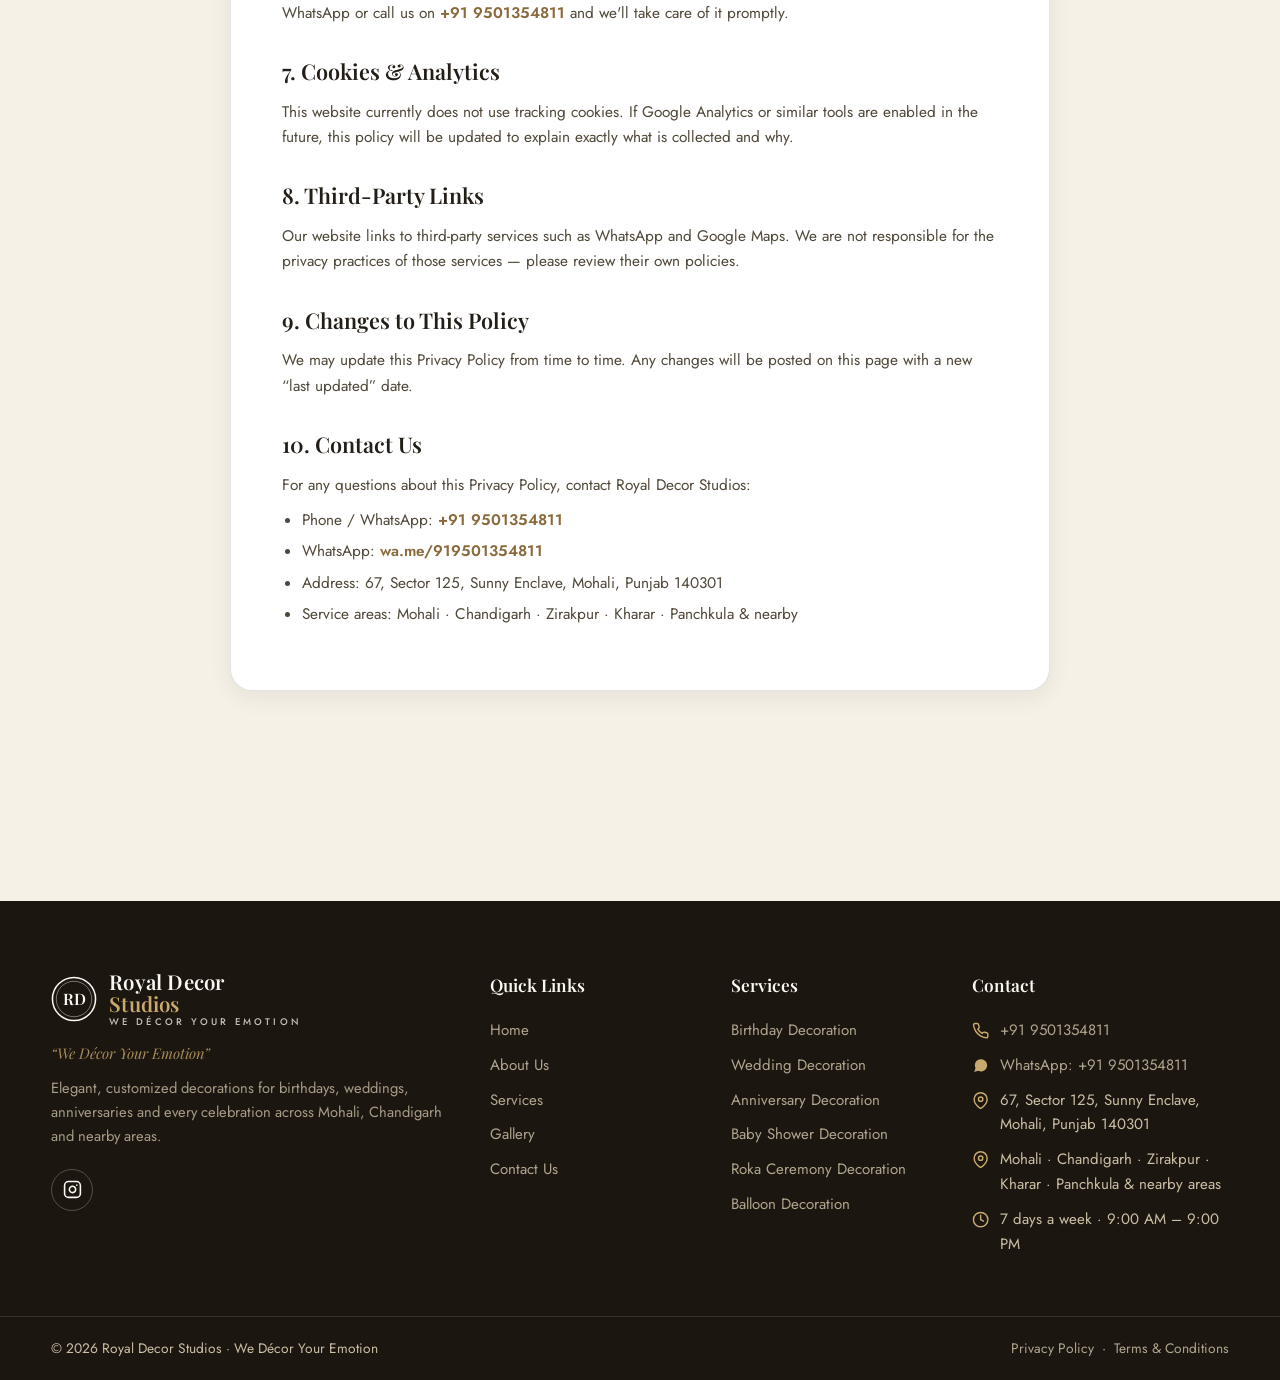
<file: privacy.html>
<!DOCTYPE html>
<html lang="en">
<head>
<meta charset="UTF-8">
<meta name="viewport" content="width=device-width, initial-scale=1.0">
<title>Privacy Policy | Royal Decor Studios — Event Decorators in Mohali &amp; Chandigarh</title>
<meta name="description" content="Privacy Policy of Royal Decor Studios, Mohali — how we collect, use and protect your personal information when you enquire about event decoration services.">
<meta name="robots" content="noindex, follow">
<link rel="canonical" href="https://www.royaldecorstudio.in/privacy.html">
<link rel="preconnect" href="https://fonts.googleapis.com">
<link rel="preconnect" href="https://fonts.gstatic.com" crossorigin>
<link href="https://fonts.googleapis.com/css2?family=Jost:wght@300;400;500;600&family=Playfair+Display:ital,wght@0,500;0,600;0,700;1,500;1,600&display=swap" rel="stylesheet">
<link rel="stylesheet" href="css/style.css">
<link rel="icon" href="data:image/svg+xml,%3Csvg xmlns='http://www.w3.org/2000/svg' viewBox='0 0 64 64'%3E%3Ccircle cx='32' cy='32' r='32' fill='%23b08d57'/%3E%3Ctext x='32' y='43' font-family='Georgia,serif' font-size='28' font-weight='600' fill='%23fff' text-anchor='middle'%3ERD%3C/text%3E%3C/svg%3E">
</head>
<body>

<svg xmlns="http://www.w3.org/2000/svg" style="display:none" aria-hidden="true">
  <symbol id="i-wa" viewBox="0 0 24 24"><path fill="currentColor" d="M21 11.5a8.38 8.38 0 0 1-.9 3.8 8.5 8.5 0 0 1-7.6 4.7 8.38 8.38 0 0 1-3.8-.9L3 21l1.9-5.7a8.38 8.38 0 0 1-.9-3.8 8.5 8.5 0 0 1 4.7-7.6 8.38 8.38 0 0 1 3.8-.9h.5a8.48 8.48 0 0 1 8 8v.5z"/></symbol>
  <symbol id="i-phone" viewBox="0 0 24 24"><g fill="none" stroke="currentColor" stroke-width="2" stroke-linecap="round" stroke-linejoin="round"><path d="M22 16.92v3a2 2 0 0 1-2.18 2 19.79 19.79 0 0 1-8.63-3.07 19.5 19.5 0 0 1-6-6 19.79 19.79 0 0 1-3.07-8.67A2 2 0 0 1 4.11 2h3a2 2 0 0 1 2 1.72 12.84 12.84 0 0 0 .7 2.81 2 2 0 0 1-.45 2.11L8.09 9.91a16 16 0 0 0 6 6l1.27-1.27a2 2 0 0 1 2.11-.45 12.84 12.84 0 0 0 2.81.7A2 2 0 0 1 22 16.92z"/></g></symbol>
  <symbol id="i-pin" viewBox="0 0 24 24"><g fill="none" stroke="currentColor" stroke-width="2" stroke-linecap="round" stroke-linejoin="round"><path d="M21 10c0 7-9 13-9 13s-9-6-9-13a9 9 0 0 1 18 0z"/><circle cx="12" cy="10" r="3"/></g></symbol>
  <symbol id="i-clock" viewBox="0 0 24 24"><g fill="none" stroke="currentColor" stroke-width="2" stroke-linecap="round" stroke-linejoin="round"><circle cx="12" cy="12" r="10"/><polyline points="12 6 12 12 16 14"/></g></symbol>
  <symbol id="i-ig" viewBox="0 0 24 24"><g fill="none" stroke="currentColor" stroke-width="2" stroke-linecap="round" stroke-linejoin="round"><rect x="2" y="2" width="20" height="20" rx="5"/><path d="M16 11.37A4 4 0 1 1 12.63 8 4 4 0 0 1 16 11.37z"/><line x1="17.5" y1="6.5" x2="17.51" y2="6.5"/></g></symbol>
</svg>

<a class="skip-link" href="#main">Skip to content</a>

<header class="site-header" id="siteHeader">
  <div class="container header-inner">
    <a class="brand" href="index.html" aria-label="Royal Decor Studios — home">
      <svg class="brand-mark" viewBox="0 0 48 48" aria-hidden="true"><circle cx="24" cy="24" r="22.5" fill="none" stroke="currentColor" stroke-width="1.6"/><circle cx="24" cy="24" r="18.5" fill="none" stroke="currentColor" stroke-width=".8" opacity=".55"/><text x="24" y="30" text-anchor="middle" font-family="Playfair Display, Georgia, serif" font-size="16.5" font-weight="600" fill="currentColor">RD</text></svg>
      <span class="brand-text">Royal Decor <em>Studios</em><small>We Décor Your Emotion</small></span>
    </a>
    <nav class="main-nav" id="mainNav" aria-label="Primary">
      <a href="index.html">Home</a>
      <a href="about.html">About Us</a>
      <a href="services.html">Services</a>
      <a href="gallery.html">Gallery</a>
      <a href="contact.html">Contact Us</a>
      <a href="contact.html#booking" class="btn btn-gold btn-sm nav-cta">Book Now</a>
    </nav>
    <div class="header-actions">
      <a class="btn btn-outline btn-sm header-call" href="tel:+919501354811"><svg class="ic" aria-hidden="true"><use href="#i-phone"/></svg>+91 9501354811</a>
      <button class="nav-toggle" id="navToggle" aria-expanded="false" aria-controls="mainNav" aria-label="Open menu"><span></span><span></span><span></span></button>
    </div>
  </div>
</header>

<main id="main">

  <section class="page-hero solid" style="padding-bottom:70px">
    <div class="container" style="position:relative;z-index:1">
      <p class="crumbs"><a href="index.html">Home</a> &nbsp;/&nbsp; Privacy Policy</p>
      <h1>Privacy Policy</h1>
      <p class="lede">Your trust matters to us. Here's how Royal Decor Studios collects, uses and protects your information.</p>
    </div>
  </section>

  <section class="section" style="padding-top:clamp(40px,6vw,64px)">
    <div class="container">
      <div class="legal reveal">
        <p class="updated">Last updated: October 2026</p>

        <h2>1. Who We Are</h2>
        <p>Royal Decor Studios (“we”, “us”, “our”) is an event decoration business based in Mohali, Punjab, India, serving Mohali, Chandigarh, Zirakpur, Kharar, Panchkula and nearby areas. You can reach us on WhatsApp or phone at <a href="tel:+919501354811" style="color:var(--gold-dark);font-weight:600;text-decoration:none">+91 9501354811</a>.</p>

        <h2>2. Information We Collect</h2>
        <p>We only collect information you choose to share with us when making an enquiry or booking, such as:</p>
        <ul>
          <li>Your name and contact number</li>
          <li>Event details — event type, date, venue/location and approximate budget</li>
          <li>Any messages, theme ideas or reference photos you send us</li>
        </ul>
        <p>If you contact us through WhatsApp, phone or the enquiry form, that conversation and its details are handled by the respective platform (WhatsApp/Meta or your telecom provider) under their own privacy policies.</p>

        <h2>3. How We Use Your Information</h2>
        <ul>
          <li>To respond to your enquiries and prepare customized quotations</li>
          <li>To plan, confirm and deliver decoration services for your event</li>
          <li>To communicate about bookings, schedules and changes</li>
          <li>To improve our services based on feedback you share</li>
        </ul>
        <p>We do not sell, rent or trade your personal information to anyone.</p>

        <h2>4. Sharing of Information</h2>
        <p>Your information is shared only when necessary to deliver our services — for example, sharing the venue location and event date with our decoration team so they can set up on time. We may also share information if required by law.</p>

        <h2>5. Data Security &amp; Retention</h2>
        <p>We take reasonable care to protect your information from unauthorized access. Enquiry details are kept only as long as needed to serve you and maintain our service records, after which they are deleted or anonymized.</p>

        <h2>6. Your Rights</h2>
        <p>You may ask us to access, correct or delete the personal information we hold about you at any time. Simply WhatsApp or call us on <a href="tel:+919501354811" style="color:var(--gold-dark);font-weight:600;text-decoration:none">+91 9501354811</a> and we'll take care of it promptly.</p>

        <h2>7. Cookies &amp; Analytics</h2>
        <p>This website currently does not use tracking cookies. If Google Analytics or similar tools are enabled in the future, this policy will be updated to explain exactly what is collected and why.</p>

        <h2>8. Third-Party Links</h2>
        <p>Our website links to third-party services such as WhatsApp and Google Maps. We are not responsible for the privacy practices of those services — please review their own policies.</p>

        <h2>9. Changes to This Policy</h2>
        <p>We may update this Privacy Policy from time to time. Any changes will be posted on this page with a new “last updated” date.</p>

        <h2>10. Contact Us</h2>
        <p>For any questions about this Privacy Policy, contact Royal Decor Studios:</p>
        <ul>
          <li>Phone / WhatsApp: <a href="tel:+919501354811" style="color:var(--gold-dark);font-weight:600;text-decoration:none">+91 9501354811</a></li>
          <li>WhatsApp: <a href="https://wa.me/919501354811" target="_blank" rel="noopener" style="color:var(--gold-dark);font-weight:600;text-decoration:none">wa.me/919501354811</a></li>
          <li>Address: 67, Sector 125, Sunny Enclave, Mohali, Punjab 140301</li>
          <li>Service areas: Mohali · Chandigarh · Zirakpur · Kharar · Panchkula &amp; nearby</li>
        </ul>
      </div>
    </div>
  </section>

</main>

<footer class="site-footer">
  <div class="container footer-grid">
    <div class="footer-brand">
      <a class="brand" href="index.html" aria-label="Royal Decor Studios — home">
        <svg class="brand-mark" viewBox="0 0 48 48" aria-hidden="true"><circle cx="24" cy="24" r="22.5" fill="none" stroke="currentColor" stroke-width="1.6"/><circle cx="24" cy="24" r="18.5" fill="none" stroke="currentColor" stroke-width=".8" opacity=".55"/><text x="24" y="30" text-anchor="middle" font-family="Playfair Display, Georgia, serif" font-size="16.5" font-weight="600" fill="currentColor">RD</text></svg>
        <span class="brand-text">Royal Decor <em>Studios</em><small>We Décor Your Emotion</small></span>
      </a>
      <p class="footer-tag">“We Décor Your Emotion”</p>
      <p>Elegant, customized decorations for birthdays, weddings, anniversaries and every celebration across Mohali, Chandigarh and nearby areas.</p>
      <div class="socials">
        <a href="https://www.instagram.com/royal_decorstudios/" target="_blank" rel="noopener" aria-label="Royal Decor Studios on Instagram"><svg class="ic" aria-hidden="true"><use href="#i-ig"/></svg></a>
      </div>
    </div>
    <nav aria-label="Footer — quick links">
      <h3 class="footer-h">Quick Links</h3>
      <ul>
        <li><a href="index.html">Home</a></li>
        <li><a href="about.html">About Us</a></li>
        <li><a href="services.html">Services</a></li>
        <li><a href="gallery.html">Gallery</a></li>
        <li><a href="contact.html">Contact Us</a></li>
      </ul>
    </nav>
    <div>
      <h3 class="footer-h">Services</h3>
      <ul>
        <li><a href="services.html#svc-birthday">Birthday Decoration</a></li>
        <li><a href="services.html#svc-wedding">Wedding Decoration</a></li>
        <li><a href="services.html#svc-anniversary">Anniversary Decoration</a></li>
        <li><a href="services.html#svc-babyshower">Baby Shower Decoration</a></li>
        <li><a href="services.html#svc-roka">Roka Ceremony Decoration</a></li>
        <li><a href="services.html#svc-balloon">Balloon Decoration</a></li>
      </ul>
    </div>
    <div>
      <h3 class="footer-h">Contact</h3>
      <ul class="footer-contact">
        <li><svg class="ic" aria-hidden="true"><use href="#i-phone"/></svg><a href="tel:+919501354811">+91 9501354811</a></li>
        <li><svg class="ic" aria-hidden="true"><use href="#i-wa"/></svg><a href="https://wa.me/919501354811" target="_blank" rel="noopener">WhatsApp: +91 9501354811</a></li>
        <li><svg class="ic" aria-hidden="true"><use href="#i-pin"/></svg><span>67, Sector 125, Sunny Enclave, Mohali, Punjab 140301</span></li>
        <li><svg class="ic" aria-hidden="true"><use href="#i-pin"/></svg><span>Mohali · Chandigarh · Zirakpur · Kharar · Panchkula &amp; nearby areas</span></li>
        <li><svg class="ic" aria-hidden="true"><use href="#i-clock"/></svg><span>7 days a week · 9:00 AM – 9:00 PM</span></li>
      </ul>
    </div>
  </div>
  <div class="footer-bottom">
    <div class="container footer-bottom-inner">
      <p>© <span class="year">2026</span> Royal Decor Studios · We Décor Your Emotion</p>
      <p><a href="privacy.html">Privacy Policy</a> &nbsp;·&nbsp; <a href="terms.html">Terms &amp; Conditions</a></p>
    </div>
  </div>
</footer>

<a class="wa-float" href="https://wa.me/919501354811" target="_blank" rel="noopener" aria-label="Chat with Royal Decor Studios on WhatsApp"><svg class="ic" aria-hidden="true"><use href="#i-wa"/></svg></a>

<script src="js/main.js" defer></script>
</body>
</html>
</file>
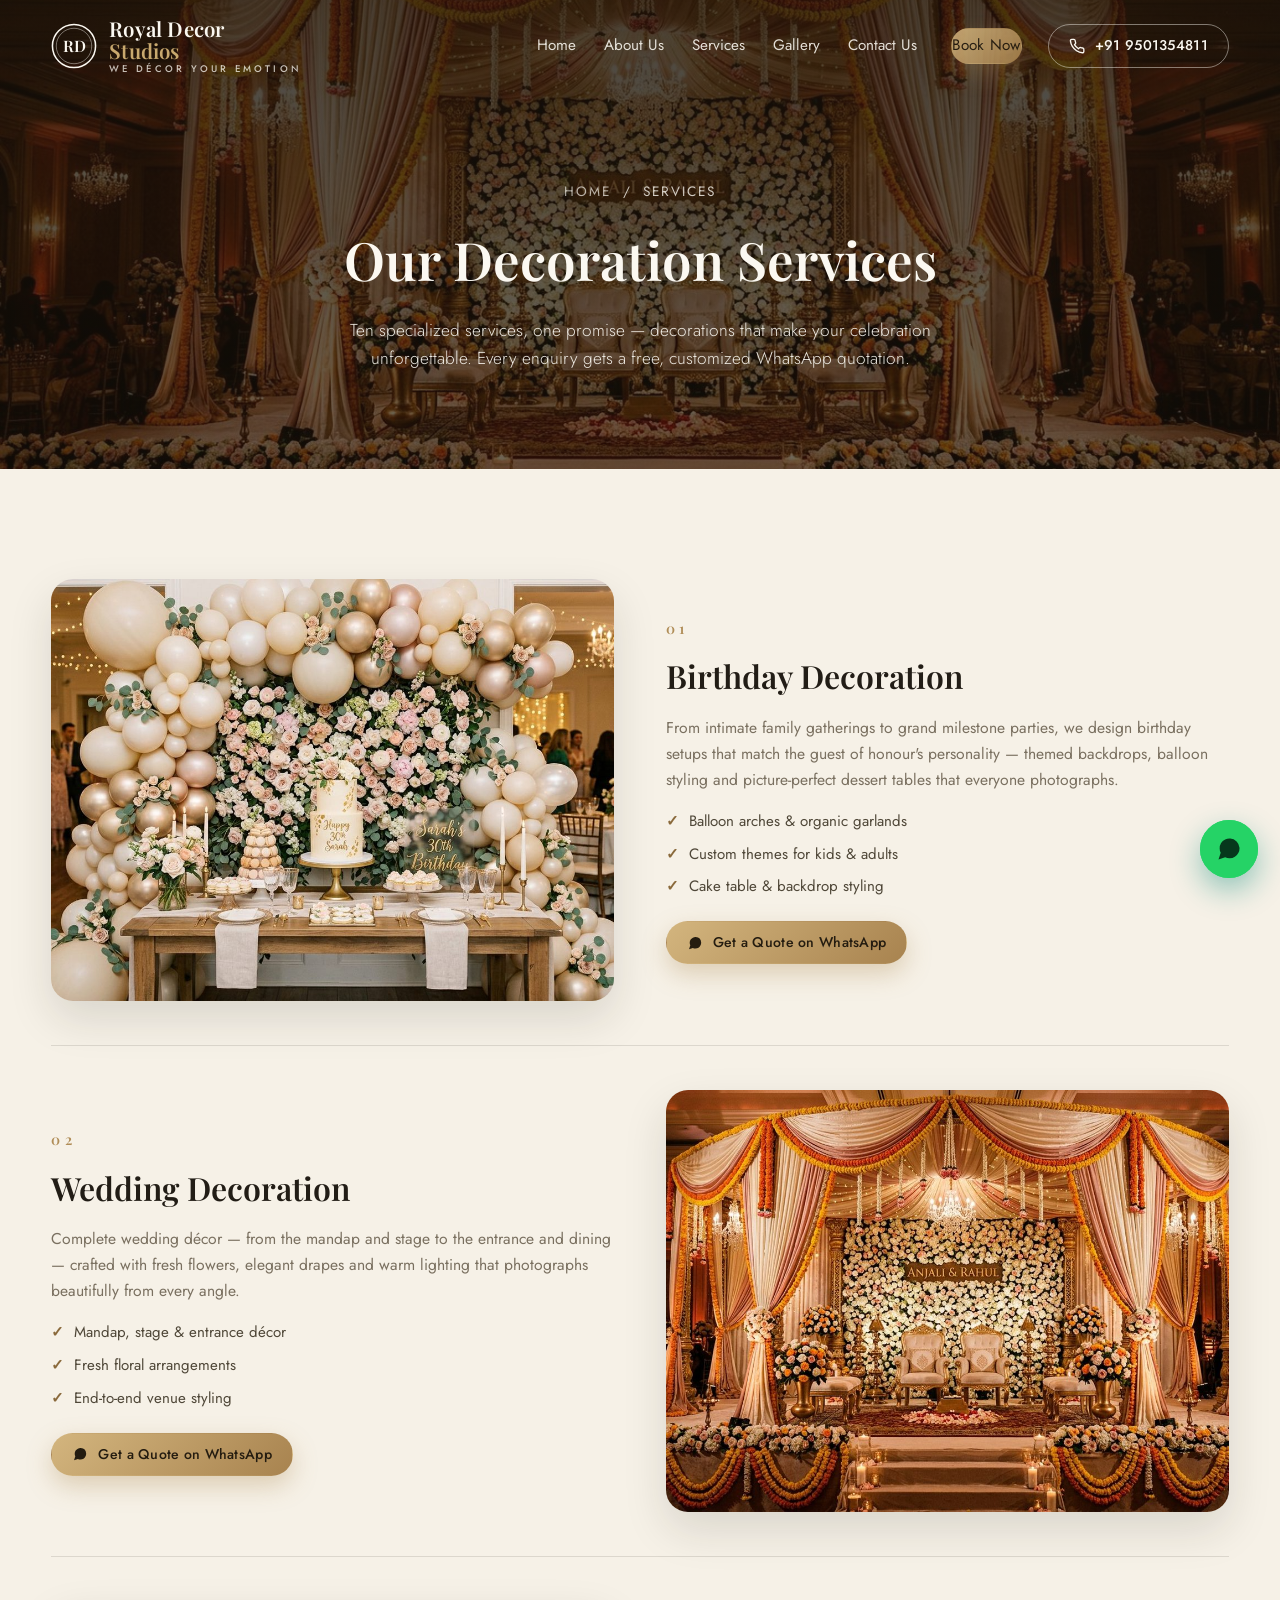
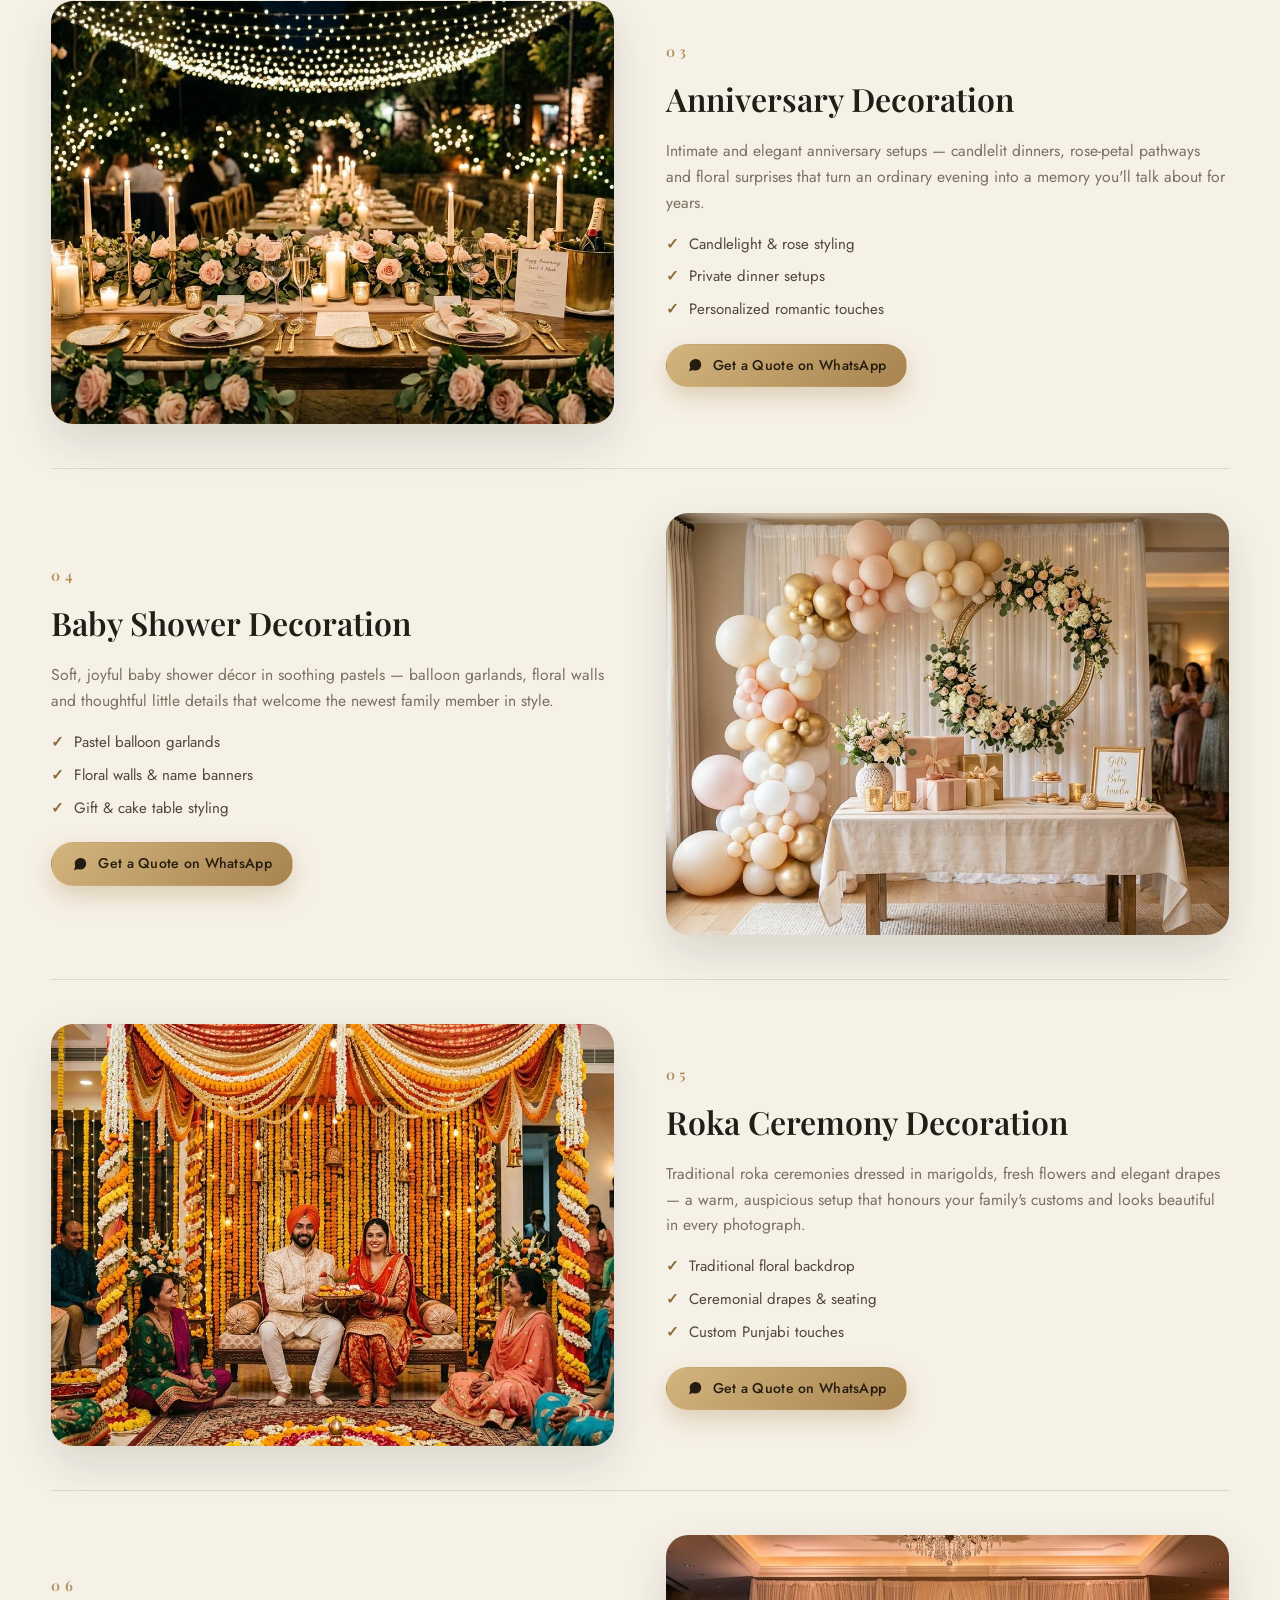
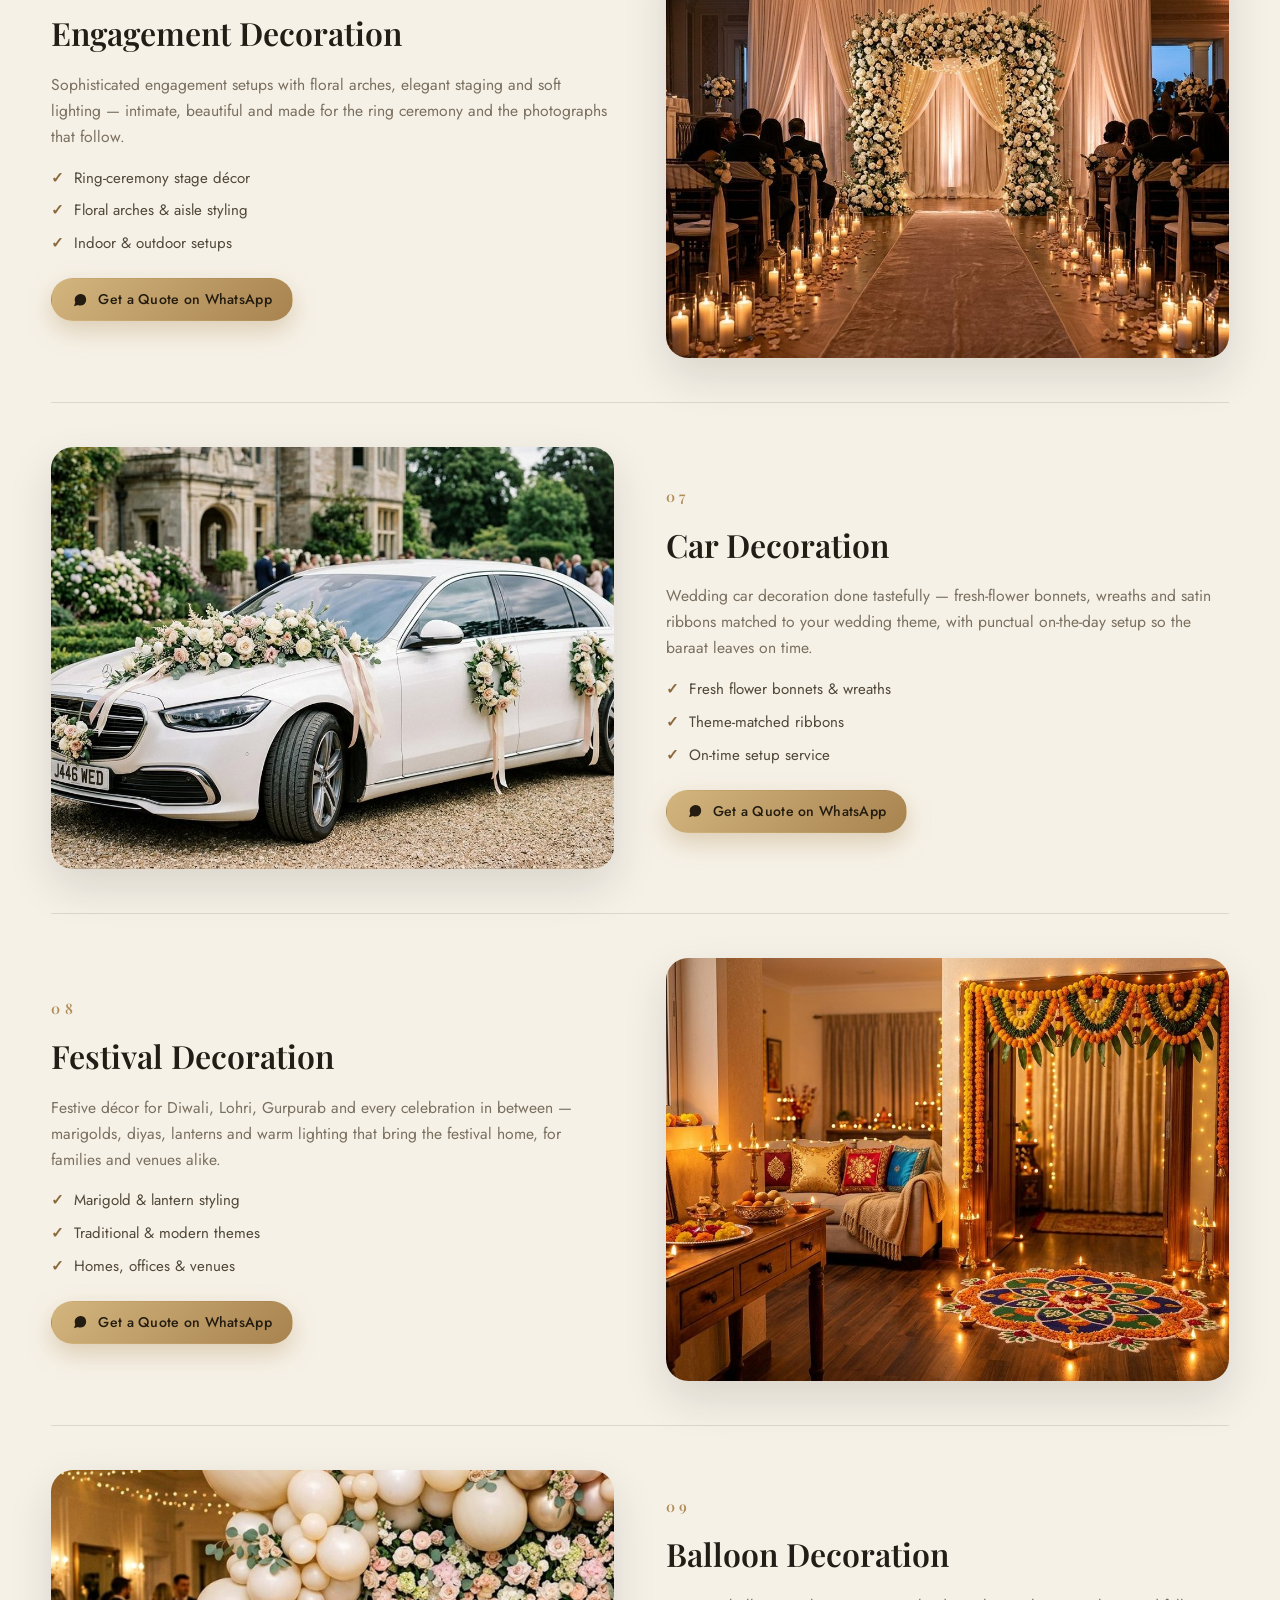
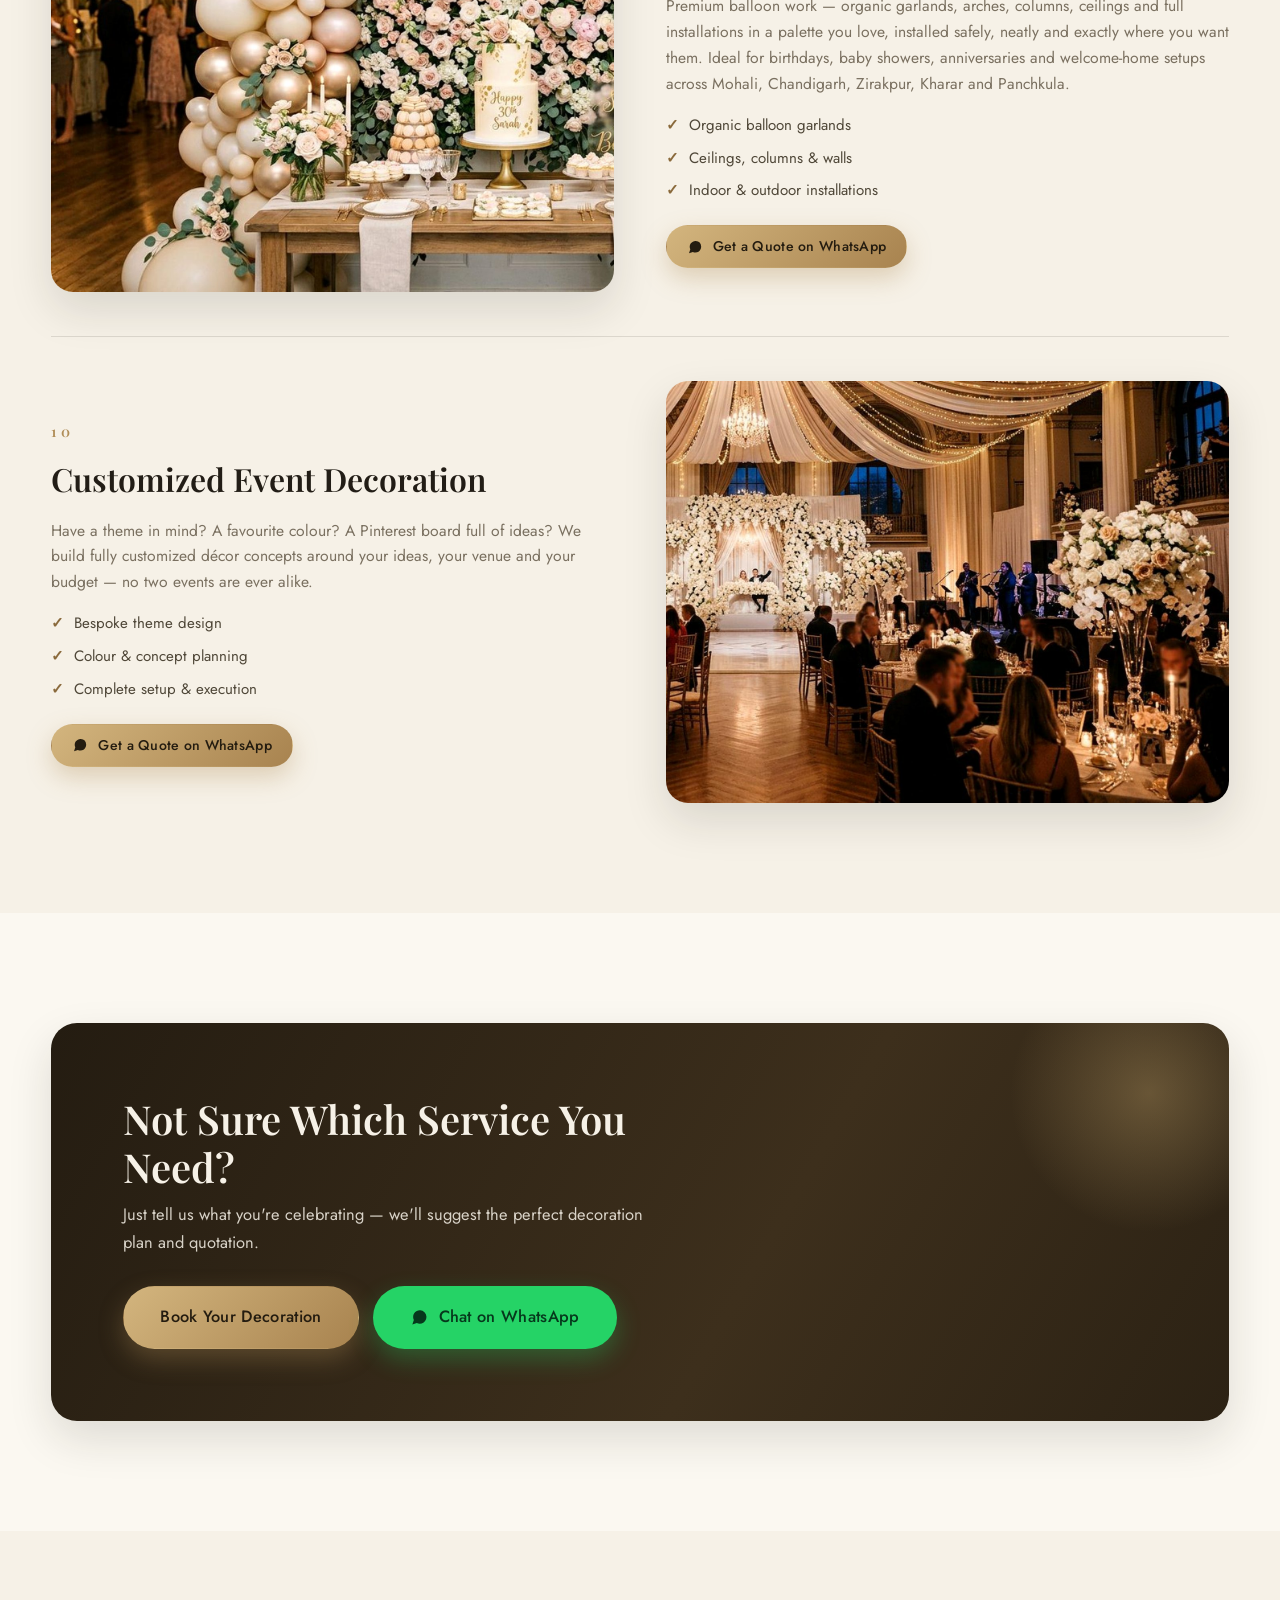
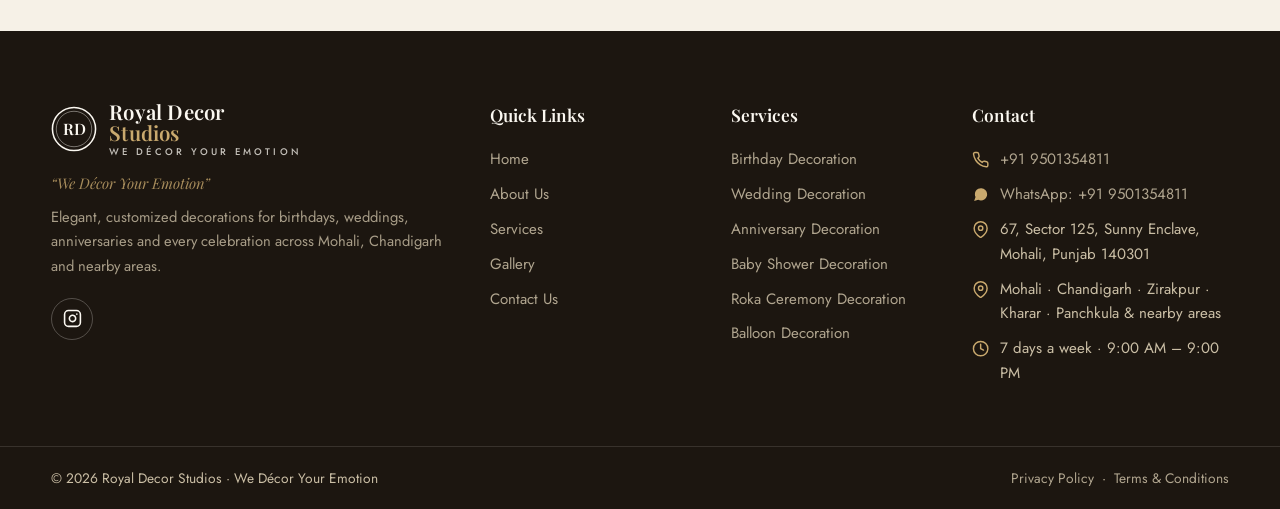
<file: services.html>
<!DOCTYPE html>
<html lang="en">
<head>
<meta charset="UTF-8">
<meta name="viewport" content="width=device-width, initial-scale=1.0">
<title>Our Services | Birthday, Wedding &amp; Event Decoration in Mohali &amp; Chandigarh — Royal Decor Studios</title>
<meta name="description" content="Explore Royal Decor Studios' decoration services: birthday, wedding, anniversary, baby shower, roka, engagement, car, festival, balloon & customized event décor in Mohali, Chandigarh, Zirakpur, Kharar & Panchkula. Get a free WhatsApp quote.">
<link rel="canonical" href="https://www.royaldecorstudio.in/services.html">
<link rel="preconnect" href="https://fonts.googleapis.com">
<link rel="preconnect" href="https://fonts.gstatic.com" crossorigin>
<link href="https://fonts.googleapis.com/css2?family=Jost:wght@300;400;500;600&family=Playfair+Display:ital,wght@0,500;0,600;0,700;1,500;1,600&display=swap" rel="stylesheet">
<link rel="stylesheet" href="css/style.css">
<link rel="icon" href="data:image/svg+xml,%3Csvg xmlns='http://www.w3.org/2000/svg' viewBox='0 0 64 64'%3E%3Ccircle cx='32' cy='32' r='32' fill='%23b08d57'/%3E%3Ctext x='32' y='43' font-family='Georgia,serif' font-size='28' font-weight='600' fill='%23fff' text-anchor='middle'%3ERD%3C/text%3E%3C/svg%3E">
<!-- Google Analytics (GA4) placeholder — see index.html head for setup instructions -->
</head>
<body>

<svg xmlns="http://www.w3.org/2000/svg" style="display:none" aria-hidden="true">
  <symbol id="i-wa" viewBox="0 0 24 24"><path fill="currentColor" d="M21 11.5a8.38 8.38 0 0 1-.9 3.8 8.5 8.5 0 0 1-7.6 4.7 8.38 8.38 0 0 1-3.8-.9L3 21l1.9-5.7a8.38 8.38 0 0 1-.9-3.8 8.5 8.5 0 0 1 4.7-7.6 8.38 8.38 0 0 1 3.8-.9h.5a8.48 8.48 0 0 1 8 8v.5z"/></symbol>
  <symbol id="i-phone" viewBox="0 0 24 24"><g fill="none" stroke="currentColor" stroke-width="2" stroke-linecap="round" stroke-linejoin="round"><path d="M22 16.92v3a2 2 0 0 1-2.18 2 19.79 19.79 0 0 1-8.63-3.07 19.5 19.5 0 0 1-6-6 19.79 19.79 0 0 1-3.07-8.67A2 2 0 0 1 4.11 2h3a2 2 0 0 1 2 1.72 12.84 12.84 0 0 0 .7 2.81 2 2 0 0 1-.45 2.11L8.09 9.91a16 16 0 0 0 6 6l1.27-1.27a2 2 0 0 1 2.11-.45 12.84 12.84 0 0 0 2.81.7A2 2 0 0 1 22 16.92z"/></g></symbol>
  <symbol id="i-pin" viewBox="0 0 24 24"><g fill="none" stroke="currentColor" stroke-width="2" stroke-linecap="round" stroke-linejoin="round"><path d="M21 10c0 7-9 13-9 13s-9-6-9-13a9 9 0 0 1 18 0z"/><circle cx="12" cy="10" r="3"/></g></symbol>
  <symbol id="i-clock" viewBox="0 0 24 24"><g fill="none" stroke="currentColor" stroke-width="2" stroke-linecap="round" stroke-linejoin="round"><circle cx="12" cy="12" r="10"/><polyline points="12 6 12 12 16 14"/></g></symbol>
  <symbol id="i-arrow" viewBox="0 0 24 24"><g fill="none" stroke="currentColor" stroke-width="2" stroke-linecap="round" stroke-linejoin="round"><line x1="5" y1="12" x2="19" y2="12"/><polyline points="12 5 19 12 12 19"/></g></symbol>
  <symbol id="i-ig" viewBox="0 0 24 24"><g fill="none" stroke="currentColor" stroke-width="2" stroke-linecap="round" stroke-linejoin="round"><rect x="2" y="2" width="20" height="20" rx="5"/><path d="M16 11.37A4 4 0 1 1 12.63 8 4 4 0 0 1 16 11.37z"/><line x1="17.5" y1="6.5" x2="17.51" y2="6.5"/></g></symbol>
</svg>

<a class="skip-link" href="#main">Skip to content</a>

<header class="site-header" id="siteHeader">
  <div class="container header-inner">
    <a class="brand" href="index.html" aria-label="Royal Decor Studios — home">
      <svg class="brand-mark" viewBox="0 0 48 48" aria-hidden="true"><circle cx="24" cy="24" r="22.5" fill="none" stroke="currentColor" stroke-width="1.6"/><circle cx="24" cy="24" r="18.5" fill="none" stroke="currentColor" stroke-width=".8" opacity=".55"/><text x="24" y="30" text-anchor="middle" font-family="Playfair Display, Georgia, serif" font-size="16.5" font-weight="600" fill="currentColor">RD</text></svg>
      <span class="brand-text">Royal Decor <em>Studios</em><small>We Décor Your Emotion</small></span>
    </a>
    <nav class="main-nav" id="mainNav" aria-label="Primary">
      <a href="index.html">Home</a>
      <a href="about.html">About Us</a>
      <a href="services.html" aria-current="page">Services</a>
      <a href="gallery.html">Gallery</a>
      <a href="contact.html">Contact Us</a>
      <a href="contact.html#booking" class="btn btn-gold btn-sm nav-cta">Book Now</a>
    </nav>
    <div class="header-actions">
      <a class="btn btn-outline btn-sm header-call" href="tel:+919501354811"><svg class="ic" aria-hidden="true"><use href="#i-phone"/></svg>+91 9501354811</a>
      <button class="nav-toggle" id="navToggle" aria-expanded="false" aria-controls="mainNav" aria-label="Open menu"><span></span><span></span><span></span></button>
    </div>
  </div>
</header>

<main id="main">

  <section class="page-hero">
    <img class="hero-bg" src="images/svc-wedding.jpg" alt="Elegant wedding stage decorated with white and blush florals and warm lighting" loading="lazy" decoding="async">
    <div class="container">
      <p class="crumbs"><a href="index.html">Home</a> &nbsp;/&nbsp; Services</p>
      <h1>Our Decoration Services</h1>
      <p class="lede">Ten specialized services, one promise — decorations that make your celebration unforgettable. Every enquiry gets a free, customized WhatsApp quotation.</p>
    </div>
  </section>

  <section class="section">
    <div class="container">

      <article class="service-row reveal" id="svc-birthday">
        <figure class="service-row-media"><img src="images/svc-birthday.jpg" alt="Birthday decoration with a cream and gold balloon garland and themed backdrop" loading="lazy" decoding="async"></figure>
        <div class="service-row-body">
          <span class="service-num">01</span>
          <h3>Birthday Decoration</h3>
          <p>From intimate family gatherings to grand milestone parties, we design birthday setups that match the guest of honour's personality — themed backdrops, balloon styling and picture-perfect dessert tables that everyone photographs.</p>
          <ul class="service-points">
            <li>Balloon arches &amp; organic garlands</li>
            <li>Custom themes for kids &amp; adults</li>
            <li>Cake table &amp; backdrop styling</li>
          </ul>
          <a class="btn btn-gold btn-sm" href="https://wa.me/919501354811?text=Hello%20Royal%20Decor%20Studios%2C%20I%20am%20interested%20in%20your%20decoration%20services.%20Please%20share%20your%20packages%20and%20quotation.%20Event%20type%3A%20Birthday%20Decoration.%20Event%20date%3A%20____.%20Location%3A%20____." target="_blank" rel="noopener"><svg class="ic" aria-hidden="true"><use href="#i-wa"/></svg>Get a Quote on WhatsApp</a>
        </div>
      </article>

      <article class="service-row reveal" id="svc-wedding">
        <figure class="service-row-media"><img src="images/svc-wedding.jpg" alt="Luxury wedding mandap decoration with white and blush florals, marigolds and warm lighting" loading="lazy" decoding="async"></figure>
        <div class="service-row-body">
          <span class="service-num">02</span>
          <h3>Wedding Decoration</h3>
          <p>Complete wedding décor — from the mandap and stage to the entrance and dining — crafted with fresh flowers, elegant drapes and warm lighting that photographs beautifully from every angle.</p>
          <ul class="service-points">
            <li>Mandap, stage &amp; entrance décor</li>
            <li>Fresh floral arrangements</li>
            <li>End-to-end venue styling</li>
          </ul>
          <a class="btn btn-gold btn-sm" href="https://wa.me/919501354811?text=Hello%20Royal%20Decor%20Studios%2C%20I%20am%20interested%20in%20your%20decoration%20services.%20Please%20share%20your%20packages%20and%20quotation.%20Event%20type%3A%20Wedding%20Decoration.%20Event%20date%3A%20____.%20Location%3A%20____." target="_blank" rel="noopener"><svg class="ic" aria-hidden="true"><use href="#i-wa"/></svg>Get a Quote on WhatsApp</a>
        </div>
      </article>

      <article class="service-row reveal" id="svc-anniversary">
        <figure class="service-row-media"><img src="images/svc-anniversary.jpg" alt="Romantic anniversary dinner table with blush roses, candles and gold tableware" loading="lazy" decoding="async"></figure>
        <div class="service-row-body">
          <span class="service-num">03</span>
          <h3>Anniversary Decoration</h3>
          <p>Intimate and elegant anniversary setups — candlelit dinners, rose-petal pathways and floral surprises that turn an ordinary evening into a memory you'll talk about for years.</p>
          <ul class="service-points">
            <li>Candlelight &amp; rose styling</li>
            <li>Private dinner setups</li>
            <li>Personalized romantic touches</li>
          </ul>
          <a class="btn btn-gold btn-sm" href="https://wa.me/919501354811?text=Hello%20Royal%20Decor%20Studios%2C%20I%20am%20interested%20in%20your%20decoration%20services.%20Please%20share%20your%20packages%20and%20quotation.%20Event%20type%3A%20Anniversary%20Decoration.%20Event%20date%3A%20____.%20Location%3A%20____." target="_blank" rel="noopener"><svg class="ic" aria-hidden="true"><use href="#i-wa"/></svg>Get a Quote on WhatsApp</a>
        </div>
      </article>

      <article class="service-row reveal" id="svc-babyshower">
        <figure class="service-row-media"><img src="images/svc-babyshower.jpg" alt="Baby shower decoration with pastel balloon garland, floral hoop and styled gift table" loading="lazy" decoding="async"></figure>
        <div class="service-row-body">
          <span class="service-num">04</span>
          <h3>Baby Shower Decoration</h3>
          <p>Soft, joyful baby shower décor in soothing pastels — balloon garlands, floral walls and thoughtful little details that welcome the newest family member in style.</p>
          <ul class="service-points">
            <li>Pastel balloon garlands</li>
            <li>Floral walls &amp; name banners</li>
            <li>Gift &amp; cake table styling</li>
          </ul>
          <a class="btn btn-gold btn-sm" href="https://wa.me/919501354811?text=Hello%20Royal%20Decor%20Studios%2C%20I%20am%20interested%20in%20your%20decoration%20services.%20Please%20share%20your%20packages%20and%20quotation.%20Event%20type%3A%20Baby%20Shower%20Decoration.%20Event%20date%3A%20____.%20Location%3A%20____." target="_blank" rel="noopener"><svg class="ic" aria-hidden="true"><use href="#i-wa"/></svg>Get a Quote on WhatsApp</a>
        </div>
      </article>

      <article class="service-row reveal" id="svc-roka">
        <figure class="service-row-media"><img src="images/svc-roka.jpg" alt="Traditional roka ceremony decoration with marigold and white flower backdrop" loading="lazy" decoding="async"></figure>
        <div class="service-row-body">
          <span class="service-num">05</span>
          <h3>Roka Ceremony Decoration</h3>
          <p>Traditional roka ceremonies dressed in marigolds, fresh flowers and elegant drapes — a warm, auspicious setup that honours your family's customs and looks beautiful in every photograph.</p>
          <ul class="service-points">
            <li>Traditional floral backdrop</li>
            <li>Ceremonial drapes &amp; seating</li>
            <li>Custom Punjabi touches</li>
          </ul>
          <a class="btn btn-gold btn-sm" href="https://wa.me/919501354811?text=Hello%20Royal%20Decor%20Studios%2C%20I%20am%20interested%20in%20your%20decoration%20services.%20Please%20share%20your%20packages%20and%20quotation.%20Event%20type%3A%20Roka%20Ceremony%20Decoration.%20Event%20date%3A%20____.%20Location%3A%20____." target="_blank" rel="noopener"><svg class="ic" aria-hidden="true"><use href="#i-wa"/></svg>Get a Quote on WhatsApp</a>
        </div>
      </article>

      <article class="service-row reveal" id="svc-engagement">
        <figure class="service-row-media"><img src="images/svc-engagement.jpg" alt="Engagement ceremony decoration with a floral arch, drapes and candle-lined aisle" loading="lazy" decoding="async"></figure>
        <div class="service-row-body">
          <span class="service-num">06</span>
          <h3>Engagement Decoration</h3>
          <p>Sophisticated engagement setups with floral arches, elegant staging and soft lighting — intimate, beautiful and made for the ring ceremony and the photographs that follow.</p>
          <ul class="service-points">
            <li>Ring-ceremony stage décor</li>
            <li>Floral arches &amp; aisle styling</li>
            <li>Indoor &amp; outdoor setups</li>
          </ul>
          <a class="btn btn-gold btn-sm" href="https://wa.me/919501354811?text=Hello%20Royal%20Decor%20Studios%2C%20I%20am%20interested%20in%20your%20decoration%20services.%20Please%20share%20your%20packages%20and%20quotation.%20Event%20type%3A%20Engagement%20Decoration.%20Event%20date%3A%20____.%20Location%3A%20____." target="_blank" rel="noopener"><svg class="ic" aria-hidden="true"><use href="#i-wa"/></svg>Get a Quote on WhatsApp</a>
        </div>
      </article>

      <article class="service-row reveal" id="svc-car">
        <figure class="service-row-media"><img src="images/svc-car.jpg" alt="Wedding car decorated with cream and blush rose wreaths and satin ribbons" loading="lazy" decoding="async"></figure>
        <div class="service-row-body">
          <span class="service-num">07</span>
          <h3>Car Decoration</h3>
          <p>Wedding car decoration done tastefully — fresh-flower bonnets, wreaths and satin ribbons matched to your wedding theme, with punctual on-the-day setup so the baraat leaves on time.</p>
          <ul class="service-points">
            <li>Fresh flower bonnets &amp; wreaths</li>
            <li>Theme-matched ribbons</li>
            <li>On-time setup service</li>
          </ul>
          <a class="btn btn-gold btn-sm" href="https://wa.me/919501354811?text=Hello%20Royal%20Decor%20Studios%2C%20I%20am%20interested%20in%20your%20decoration%20services.%20Please%20share%20your%20packages%20and%20quotation.%20Event%20type%3A%20Car%20Decoration.%20Event%20date%3A%20____.%20Location%3A%20____." target="_blank" rel="noopener"><svg class="ic" aria-hidden="true"><use href="#i-wa"/></svg>Get a Quote on WhatsApp</a>
        </div>
      </article>

      <article class="service-row reveal" id="svc-festival">
        <figure class="service-row-media"><img src="images/svc-festival.jpg" alt="Diwali festival decoration with marigold toran, brass diyas and warm fairy lights" loading="lazy" decoding="async"></figure>
        <div class="service-row-body">
          <span class="service-num">08</span>
          <h3>Festival Decoration</h3>
          <p>Festive décor for Diwali, Lohri, Gurpurab and every celebration in between — marigolds, diyas, lanterns and warm lighting that bring the festival home, for families and venues alike.</p>
          <ul class="service-points">
            <li>Marigold &amp; lantern styling</li>
            <li>Traditional &amp; modern themes</li>
            <li>Homes, offices &amp; venues</li>
          </ul>
          <a class="btn btn-gold btn-sm" href="https://wa.me/919501354811?text=Hello%20Royal%20Decor%20Studios%2C%20I%20am%20interested%20in%20your%20decoration%20services.%20Please%20share%20your%20packages%20and%20quotation.%20Event%20type%3A%20Festival%20Decoration.%20Event%20date%3A%20____.%20Location%3A%20____." target="_blank" rel="noopener"><svg class="ic" aria-hidden="true"><use href="#i-wa"/></svg>Get a Quote on WhatsApp</a>
        </div>
      </article>

      <article class="service-row reveal" id="svc-balloon">
        <figure class="service-row-media"><img src="images/svc-balloon.jpg" alt="Premium organic balloon garland installation in ivory, champagne and muted gold" loading="lazy" decoding="async"></figure>
        <div class="service-row-body">
          <span class="service-num">09</span>
          <h3>Balloon Decoration</h3>
          <p>Premium balloon work — organic garlands, arches, columns, ceilings and full installations in a palette you love, installed safely, neatly and exactly where you want them. Ideal for birthdays, baby showers, anniversaries and welcome-home setups across Mohali, Chandigarh, Zirakpur, Kharar and Panchkula.</p>
          <ul class="service-points">
            <li>Organic balloon garlands</li>
            <li>Ceilings, columns &amp; walls</li>
            <li>Indoor &amp; outdoor installations</li>
          </ul>
          <a class="btn btn-gold btn-sm" href="https://wa.me/919501354811?text=Hello%20Royal%20Decor%20Studios%2C%20I%20am%20interested%20in%20your%20decoration%20services.%20Please%20share%20your%20packages%20and%20quotation.%20Event%20type%3A%20Balloon%20Decoration.%20Event%20date%3A%20____.%20Location%3A%20____." target="_blank" rel="noopener"><svg class="ic" aria-hidden="true"><use href="#i-wa"/></svg>Get a Quote on WhatsApp</a>
        </div>
      </article>

      <article class="service-row reveal" id="svc-custom">
        <figure class="service-row-media"><img src="images/svc-custom.jpg" alt="Customized themed event decoration with coordinated balloons, backdrop and fresh florals" loading="lazy" decoding="async"></figure>
        <div class="service-row-body">
          <span class="service-num">10</span>
          <h3>Customized Event Decoration</h3>
          <p>Have a theme in mind? A favourite colour? A Pinterest board full of ideas? We build fully customized décor concepts around your ideas, your venue and your budget — no two events are ever alike.</p>
          <ul class="service-points">
            <li>Bespoke theme design</li>
            <li>Colour &amp; concept planning</li>
            <li>Complete setup &amp; execution</li>
          </ul>
          <a class="btn btn-gold btn-sm" href="https://wa.me/919501354811?text=Hello%20Royal%20Decor%20Studios%2C%20I%20am%20interested%20in%20your%20decoration%20services.%20Please%20share%20your%20packages%20and%20quotation.%20Event%20type%3A%20Customized%20Event%20Decoration.%20Event%20date%3A%20____.%20Location%3A%20____." target="_blank" rel="noopener"><svg class="ic" aria-hidden="true"><use href="#i-wa"/></svg>Get a Quote on WhatsApp</a>
        </div>
      </article>

    </div>
  </section>

  <section class="section alt">
    <div class="container">
      <div class="cta-band reveal">
        <div>
          <h2>Not Sure Which Service You Need?</h2>
          <p>Just tell us what you're celebrating — we'll suggest the perfect decoration plan and quotation.</p>
        </div>
        <div class="cta-actions">
          <a class="btn btn-gold btn-lg" href="contact.html#booking">Book Your Decoration</a>
          <a class="btn btn-wa btn-lg" href="https://wa.me/919501354811?text=Hello%20Royal%20Decor%20Studios%2C%20I%20am%20interested%20in%20your%20decoration%20services.%20Please%20share%20your%20packages%20and%20quotation.%20Event%20type%3A%20____.%20Event%20date%3A%20____.%20Location%3A%20____." target="_blank" rel="noopener"><svg class="ic" aria-hidden="true"><use href="#i-wa"/></svg>Chat on WhatsApp</a>
        </div>
      </div>
    </div>
  </section>

</main>

<footer class="site-footer">
  <div class="container footer-grid">
    <div class="footer-brand">
      <a class="brand" href="index.html" aria-label="Royal Decor Studios — home">
        <svg class="brand-mark" viewBox="0 0 48 48" aria-hidden="true"><circle cx="24" cy="24" r="22.5" fill="none" stroke="currentColor" stroke-width="1.6"/><circle cx="24" cy="24" r="18.5" fill="none" stroke="currentColor" stroke-width=".8" opacity=".55"/><text x="24" y="30" text-anchor="middle" font-family="Playfair Display, Georgia, serif" font-size="16.5" font-weight="600" fill="currentColor">RD</text></svg>
        <span class="brand-text">Royal Decor <em>Studios</em><small>We Décor Your Emotion</small></span>
      </a>
      <p class="footer-tag">“We Décor Your Emotion”</p>
      <p>Elegant, customized decorations for birthdays, weddings, anniversaries and every celebration across Mohali, Chandigarh and nearby areas.</p>
      <div class="socials">
        <a href="https://www.instagram.com/royal_decorstudios/" target="_blank" rel="noopener" aria-label="Royal Decor Studios on Instagram"><svg class="ic" aria-hidden="true"><use href="#i-ig"/></svg></a>
      </div>
    </div>
    <nav aria-label="Footer — quick links">
      <h3 class="footer-h">Quick Links</h3>
      <ul>
        <li><a href="index.html">Home</a></li>
        <li><a href="about.html">About Us</a></li>
        <li><a href="services.html">Services</a></li>
        <li><a href="gallery.html">Gallery</a></li>
        <li><a href="contact.html">Contact Us</a></li>
      </ul>
    </nav>
    <div>
      <h3 class="footer-h">Services</h3>
      <ul>
        <li><a href="services.html#svc-birthday">Birthday Decoration</a></li>
        <li><a href="services.html#svc-wedding">Wedding Decoration</a></li>
        <li><a href="services.html#svc-anniversary">Anniversary Decoration</a></li>
        <li><a href="services.html#svc-babyshower">Baby Shower Decoration</a></li>
        <li><a href="services.html#svc-roka">Roka Ceremony Decoration</a></li>
        <li><a href="services.html#svc-balloon">Balloon Decoration</a></li>
      </ul>
    </div>
    <div>
      <h3 class="footer-h">Contact</h3>
      <ul class="footer-contact">
        <li><svg class="ic" aria-hidden="true"><use href="#i-phone"/></svg><a href="tel:+919501354811">+91 9501354811</a></li>
        <li><svg class="ic" aria-hidden="true"><use href="#i-wa"/></svg><a href="https://wa.me/919501354811" target="_blank" rel="noopener">WhatsApp: +91 9501354811</a></li>
        <li><svg class="ic" aria-hidden="true"><use href="#i-pin"/></svg><span>67, Sector 125, Sunny Enclave, Mohali, Punjab 140301</span></li>
        <li><svg class="ic" aria-hidden="true"><use href="#i-pin"/></svg><span>Mohali · Chandigarh · Zirakpur · Kharar · Panchkula &amp; nearby areas</span></li>
        <li><svg class="ic" aria-hidden="true"><use href="#i-clock"/></svg><span>7 days a week · 9:00 AM – 9:00 PM</span></li>
      </ul>
    </div>
  </div>
  <div class="footer-bottom">
    <div class="container footer-bottom-inner">
      <p>© <span class="year">2026</span> Royal Decor Studios · We Décor Your Emotion</p>
      <p><a href="privacy.html">Privacy Policy</a> &nbsp;·&nbsp; <a href="terms.html">Terms &amp; Conditions</a></p>
    </div>
  </div>
</footer>

<a class="wa-float" href="https://wa.me/919501354811?text=Hello%20Royal%20Decor%20Studios%2C%20I%20am%20interested%20in%20your%20decoration%20services.%20Please%20share%20your%20packages%20and%20quotation.%20Event%20type%3A%20____.%20Event%20date%3A%20____.%20Location%3A%20____." target="_blank" rel="noopener" aria-label="Chat with Royal Decor Studios on WhatsApp"><svg class="ic" aria-hidden="true"><use href="#i-wa"/></svg></a>

<script src="js/main.js" defer></script>
</body>
</html>
</file>
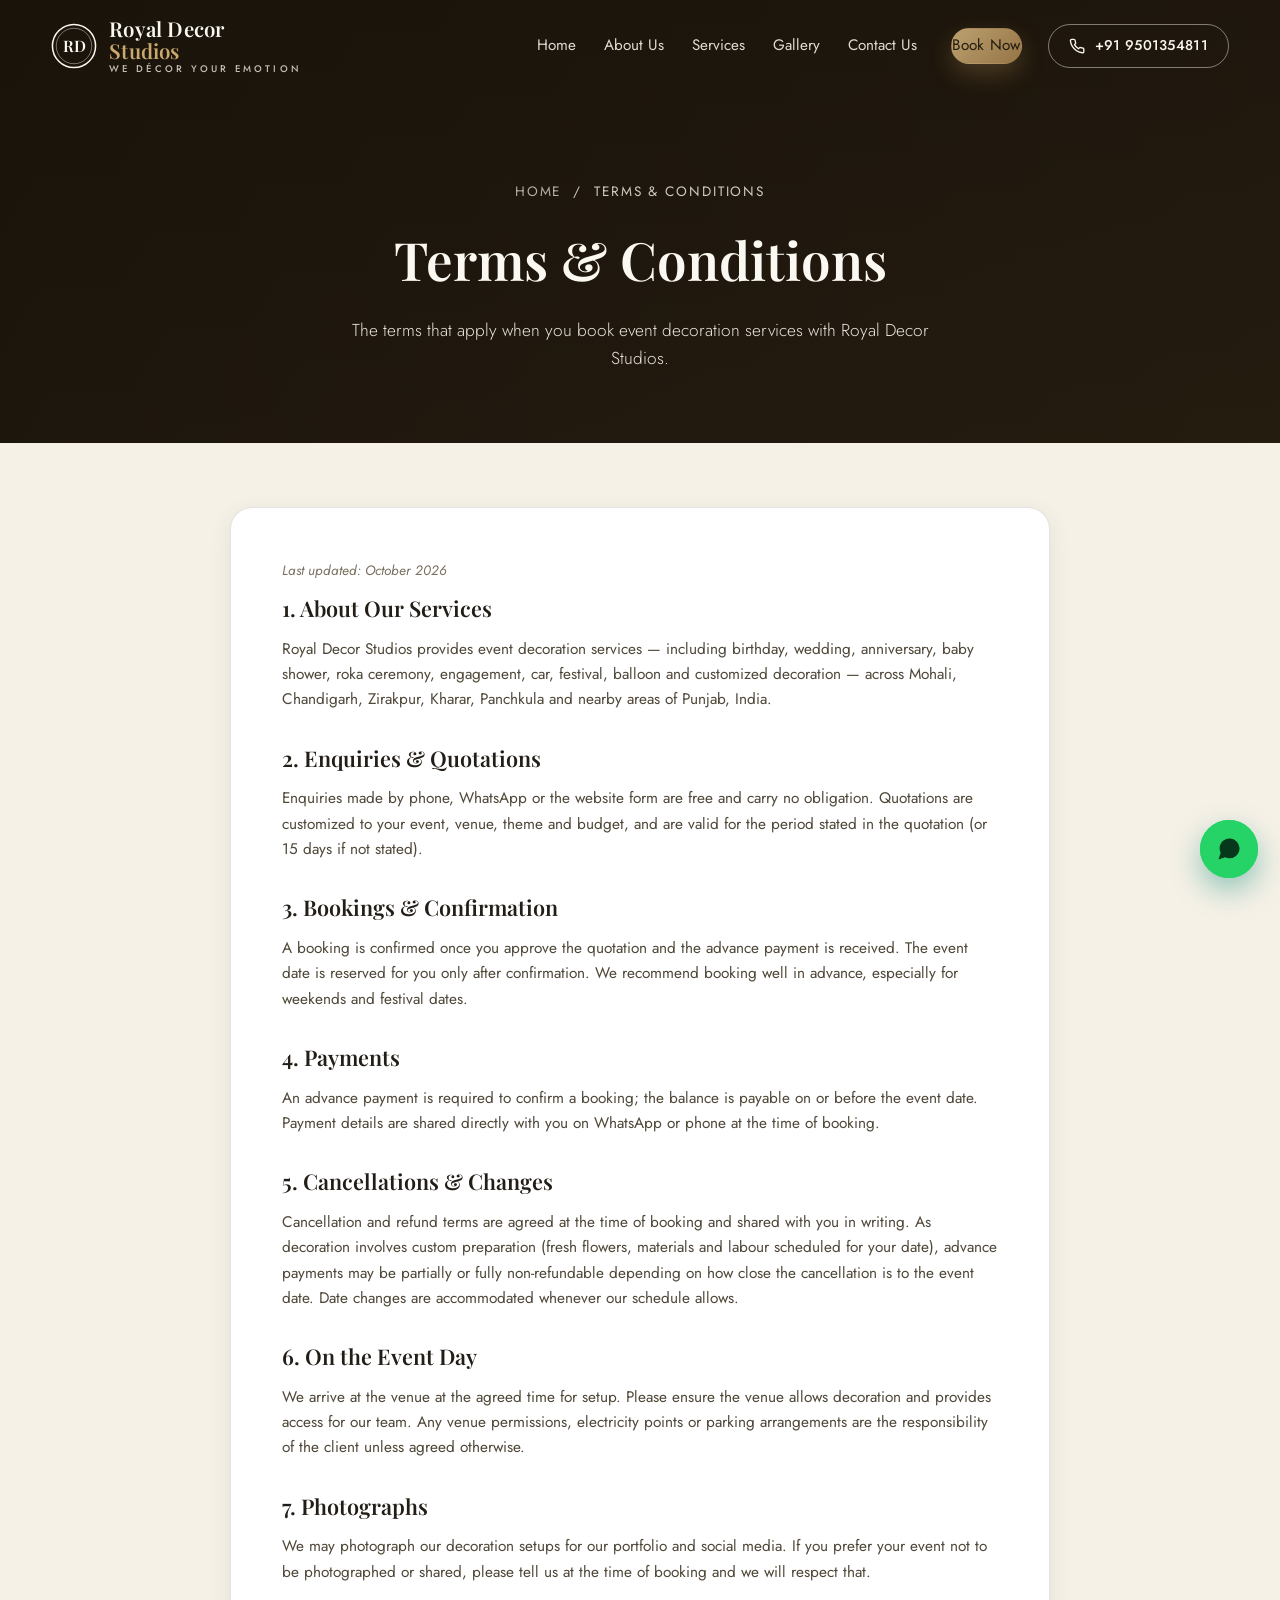
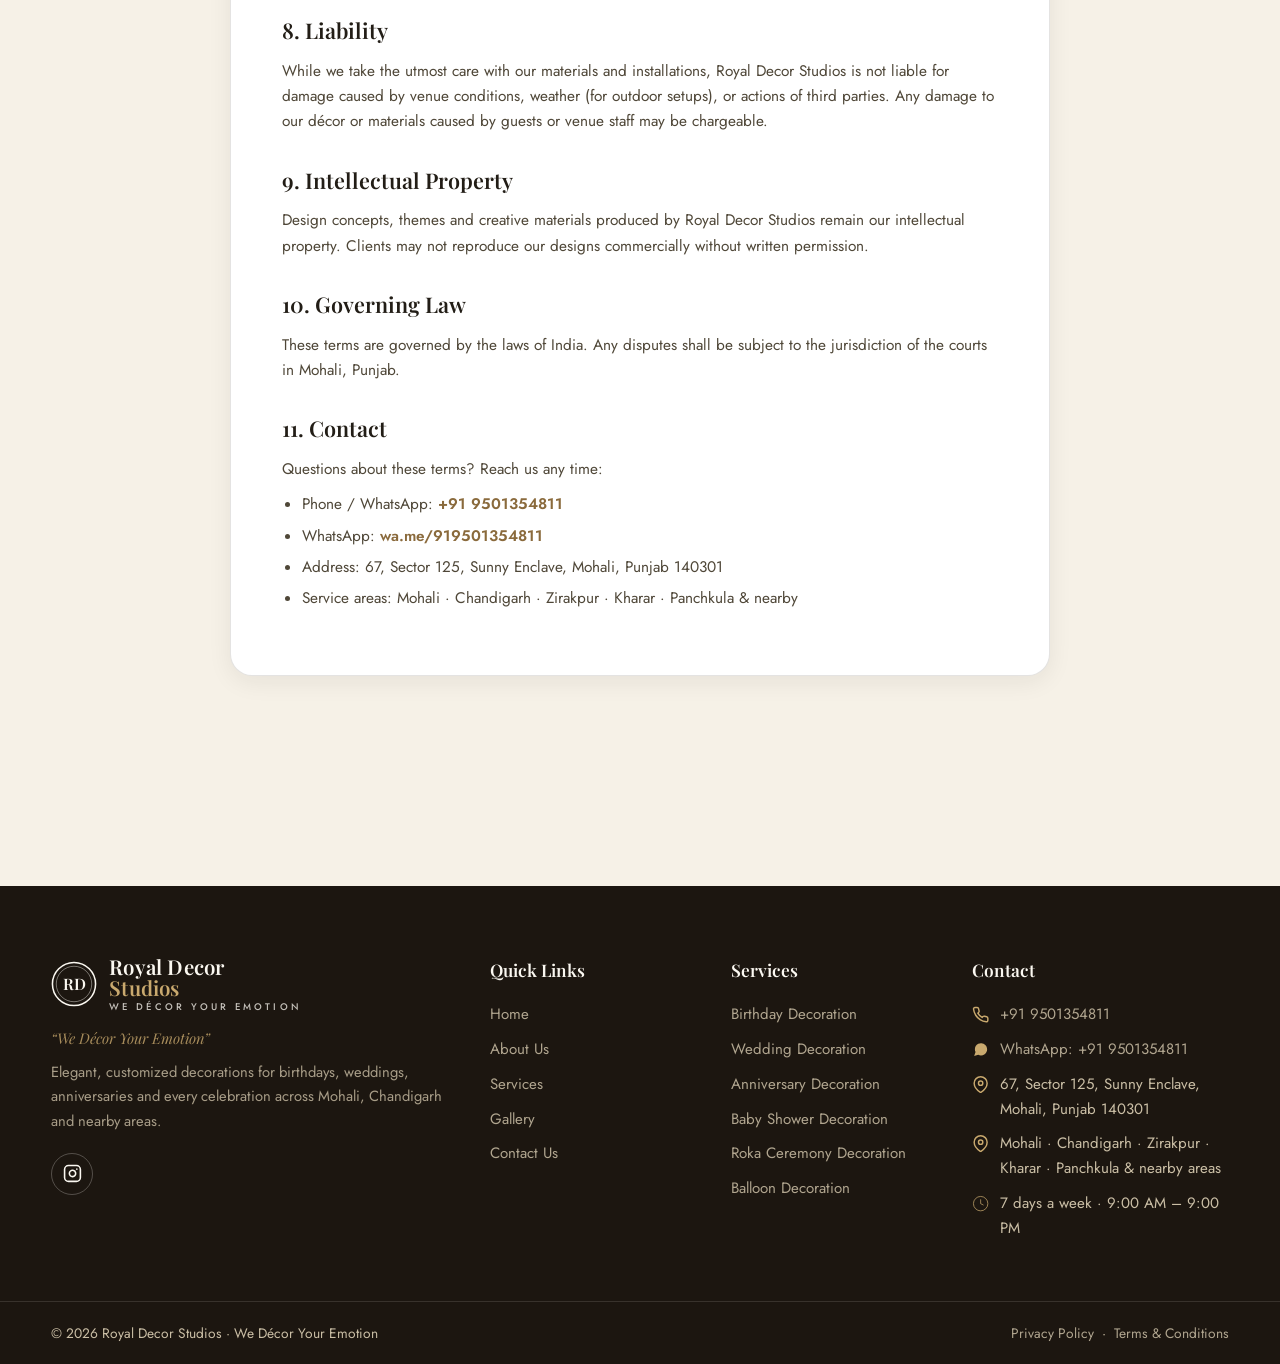
<file: terms.html>
<!DOCTYPE html>
<html lang="en">
<head>
<meta charset="UTF-8">
<meta name="viewport" content="width=device-width, initial-scale=1.0">
<title>Terms &amp; Conditions | Royal Decor Studios — Event Decorators in Mohali &amp; Chandigarh</title>
<meta name="description" content="Terms & Conditions for Royal Decor Studios, Mohali — event decoration bookings, payments, cancellations and service areas across Mohali, Chandigarh, Zirakpur, Kharar & Panchkula.">
<meta name="robots" content="noindex, follow">
<link rel="canonical" href="https://www.royaldecorstudio.in/terms.html">
<link rel="preconnect" href="https://fonts.googleapis.com">
<link rel="preconnect" href="https://fonts.gstatic.com" crossorigin>
<link href="https://fonts.googleapis.com/css2?family=Jost:wght@300;400;500;600&family=Playfair+Display:ital,wght@0,500;0,600;0,700;1,500;1,600&display=swap" rel="stylesheet">
<link rel="stylesheet" href="css/style.css">
<link rel="icon" href="data:image/svg+xml,%3Csvg xmlns='http://www.w3.org/2000/svg' viewBox='0 0 64 64'%3E%3Ccircle cx='32' cy='32' r='32' fill='%23b08d57'/%3E%3Ctext x='32' y='43' font-family='Georgia,serif' font-size='28' font-weight='600' fill='%23fff' text-anchor='middle'%3ERD%3C/text%3E%3C/svg%3E">
</head>
<body>

<svg xmlns="http://www.w3.org/2000/svg" style="display:none" aria-hidden="true">
  <symbol id="i-wa" viewBox="0 0 24 24"><path fill="currentColor" d="M21 11.5a8.38 8.38 0 0 1-.9 3.8 8.5 8.5 0 0 1-7.6 4.7 8.38 8.38 0 0 1-3.8-.9L3 21l1.9-5.7a8.38 8.38 0 0 1-.9-3.8 8.5 8.5 0 0 1 4.7-7.6 8.38 8.38 0 0 1 3.8-.9h.5a8.48 8.48 0 0 1 8 8v.5z"/></symbol>
  <symbol id="i-phone" viewBox="0 0 24 24"><g fill="none" stroke="currentColor" stroke-width="2" stroke-linecap="round" stroke-linejoin="round"><path d="M22 16.92v3a2 2 0 0 1-2.18 2 19.79 19.79 0 0 1-8.63-3.07 19.5 19.5 0 0 1-6-6 19.79 19.79 0 0 1-3.07-8.67A2 2 0 0 1 4.11 2h3a2 2 0 0 1 2 1.72 12.84 12.84 0 0 0 .7 2.81 2 2 0 0 1-.45 2.11L8.09 9.91a16 16 0 0 0 6 6l1.27-1.27a2 2 0 0 1 2.11-.45 12.84 12.84 0 0 0 2.81.7A2 2 0 0 1 22 16.92z"/></g></symbol>
  <symbol id="i-pin" viewBox="0 0 24 24"><g fill="none" stroke="currentColor" stroke-width="2" stroke-linecap="round" stroke-linejoin="round"><path d="M21 10c0 7-9 13-9 13s-9-6-9-13a9 9 0 0 1 18 0z"/><circle cx="12" cy="10" r="3"/></g></symbol>
  <symbol id="i-clock" viewBox="0 0 24 24"><g fill="none" stroke="currentColor" stroke-widthcap="round" stroke-linejoin="round"><circle cx="12" cy="12" r="10"/><polyline points="12 6 12 12 16 14"/></g></symbol>
  <symbol id="i-ig" viewBox="0 0 24 24"><g fill="none" stroke="currentColor" stroke-width="2" stroke-linecap="round" stroke-linejoin="round"><rect x="2" y="2" width="20" height="20" rx="5"/><path d="M16 11.37A4 4 0 1 1 12.63 8 4 4 0 0 1 16 11.37z"/><line x1="17.5" y1="6.5" x2="17.51" y2="6.5"/></g></symbol>
</svg>

<a class="skip-link" href="#main">Skip to content</a>

<header class="site-header" id="siteHeader">
  <div class="container header-inner">
    <a class="brand" href="index.html" aria-label="Royal Decor Studios — home">
      <svg class="brand-mark" viewBox="0 0 48 48" aria-hidden="true"><circle cx="24" cy="24" r="22.5" fill="none" stroke="currentColor" stroke-width="1.6"/><circle cx="24" cy="24" r="18.5" fill="none" stroke="currentColor" stroke-width=".8" opacity=".55"/><text x="24" y="30" text-anchor="middle" font-family="Playfair Display, Georgia, serif" font-size="16.5" font-weight="600" fill="currentColor">RD</text></svg>
      <span class="brand-text">Royal Decor <em>Studios</em><small>We Décor Your Emotion</small></span>
    </a>
    <nav class="main-nav" id="mainNav" aria-label="Primary">
      <a href="index.html">Home</a>
      <a href="about.html">About Us</a>
      <a href="services.html">Services</a>
      <a href="gallery.html">Gallery</a>
      <a href="contact.html">Contact Us</a>
      <a href="contact.html#booking" class="btn btn-gold btn-sm nav-cta">Book Now</a>
    </nav>
    <div class="header-actions">
      <a class="btn btn-outline btn-sm header-call" href="tel:+919501354811"><svg class="ic" aria-hidden="true"><use href="#i-phone"/></svg>+91 9501354811</a>
      <button class="nav-toggle" id="navToggle" aria-expanded="false" aria-controls="mainNav" aria-label="Open menu"><span></span><span></span><span></span></button>
    </div>
  </div>
</header>

<main id="main">

  <section class="page-hero solid" style="padding-bottom:70px">
    <div class="container" style="position:relative;z-index:1">
      <p class="crumbs"><a href="index.html">Home</a> &nbsp;/&nbsp; Terms &amp; Conditions</p>
      <h1>Terms &amp; Conditions</h1>
      <p class="lede">The terms that apply when you book event decoration services with Royal Decor Studios.</p>
    </div>
  </section>

  <section class="section" style="padding-top:clamp(40px,6vw,64px)">
    <div class="container">
      <div class="legal reveal">
        <p class="updated">Last updated: October 2026</p>

        <h2>1. About Our Services</h2>
        <p>Royal Decor Studios provides event decoration services — including birthday, wedding, anniversary, baby shower, roka ceremony, engagement, car, festival, balloon and customized decoration — across Mohali, Chandigarh, Zirakpur, Kharar, Panchkula and nearby areas of Punjab, India.</p>

        <h2>2. Enquiries &amp; Quotations</h2>
        <p>Enquiries made by phone, WhatsApp or the website form are free and carry no obligation. Quotations are customized to your event, venue, theme and budget, and are valid for the period stated in the quotation (or 15 days if not stated).</p>

        <h2>3. Bookings &amp; Confirmation</h2>
        <p>A booking is confirmed once you approve the quotation and the advance payment is received. The event date is reserved for you only after confirmation. We recommend booking well in advance, especially for weekends and festival dates.</p>

        <h2>4. Payments</h2>
        <p>An advance payment is required to confirm a booking; the balance is payable on or before the event date. Payment details are shared directly with you on WhatsApp or phone at the time of booking.</p>

        <h2>5. Cancellations &amp; Changes</h2>
        <p>Cancellation and refund terms are agreed at the time of booking and shared with you in writing. As decoration involves custom preparation (fresh flowers, materials and labour scheduled for your date), advance payments may be partially or fully non-refundable depending on how close the cancellation is to the event date. Date changes are accommodated whenever our schedule allows.</p>

        <h2>6. On the Event Day</h2>
        <p>We arrive at the venue at the agreed time for setup. Please ensure the venue allows decoration and provides access for our team. Any venue permissions, electricity points or parking arrangements are the responsibility of the client unless agreed otherwise.</p>

        <h2>7. Photographs</h2>
        <p>We may photograph our decoration setups for our portfolio and social media. If you prefer your event not to be photographed or shared, please tell us at the time of booking and we will respect that.</p>

        <h2>8. Liability</h2>
        <p>While we take the utmost care with our materials and installations, Royal Decor Studios is not liable for damage caused by venue conditions, weather (for outdoor setups), or actions of third parties. Any damage to our décor or materials caused by guests or venue staff may be chargeable.</p>

        <h2>9. Intellectual Property</h2>
        <p>Design concepts, themes and creative materials produced by Royal Decor Studios remain our intellectual property. Clients may not reproduce our designs commercially without written permission.</p>

        <h2>10. Governing Law</h2>
        <p>These terms are governed by the laws of India. Any disputes shall be subject to the jurisdiction of the courts in Mohali, Punjab.</p>

        <h2>11. Contact</h2>
        <p>Questions about these terms? Reach us any time:</p>
        <ul>
          <li>Phone / WhatsApp: <a href="tel:+919501354811" style="color:var(--gold-dark);font-weight:600;text-decoration:none">+91 9501354811</a></li>
          <li>WhatsApp: <a href="https://wa.me/919501354811" target="_blank" rel="noopener" style="color:var(--gold-dark);font-weight:600;text-decoration:none">wa.me/919501354811</a></li>
          <li>Address: 67, Sector 125, Sunny Enclave, Mohali, Punjab 140301</li>
          <li>Service areas: Mohali · Chandigarh · Zirakpur · Kharar · Panchkula &amp; nearby</li>
        </ul>
      </div>
    </div>
  </section>

</main>

<footer class="site-footer">
  <div class="container footer-grid">
    <div class="footer-brand">
      <a class="brand" href="index.html" aria-label="Royal Decor Studios — home">
        <svg class="brand-mark" viewBox="0 0 48 48" aria-hidden="true"><circle cx="24" cy="24" r="22.5" fill="none" stroke="currentColor" stroke-width="1.6"/><circle cx="24" cy="24" r="18.5" fill="none" stroke="currentColor" stroke-width=".8" opacity=".55"/><text x="24" y="30" text-anchor="middle" font-family="Playfair Display, Georgia, serif" font-size="16.5" font-weight="600" fill="currentColor">RD</text></svg>
        <span class="brand-text">Royal Decor <em>Studios</em><small>We Décor Your Emotion</small></span>
      </a>
      <p class="footer-tag">“We Décor Your Emotion”</p>
      <p>Elegant, customized decorations for birthdays, weddings, anniversaries and every celebration across Mohali, Chandigarh and nearby areas.</p>
      <div class="socials">
        <a href="https://www.instagram.com/royal_decorstudios/" target="_blank" rel="noopener" aria-label="Royal Decor Studios on Instagram"><svg class="ic" aria-hidden="true"><use href="#i-ig"/></svg></a>
      </div>
    </div>
    <nav aria-label="Footer — quick links">
      <h3 class="footer-h">Quick Links</h3>
      <ul>
        <li><a href="index.html">Home</a></li>
        <li><a href="about.html">About Us</a></li>
        <li><a href="services.html">Services</a></li>
        <li><a href="gallery.html">Gallery</a></li>
        <li><a href="contact.html">Contact Us</a></li>
      </ul>
    </nav>
    <div>
      <h3 class="footer-h">Services</h3>
      <ul>
        <li><a href="services.html#svc-birthday">Birthday Decoration</a></li>
        <li><a href="services.html#svc-wedding">Wedding Decoration</a></li>
        <li><a href="services.html#svc-anniversary">Anniversary Decoration</a></li>
        <li><a href="services.html#svc-babyshower">Baby Shower Decoration</a></li>
        <li><a href="services.html#svc-roka">Roka Ceremony Decoration</a></li>
        <li><a href="services.html#svc-balloon">Balloon Decoration</a></li>
      </ul>
    </div>
    <div>
      <h3 class="footer-h">Contact</h3>
      <ul class="footer-contact">
        <li><svg class="ic" aria-hidden="true"><use href="#i-phone"/></svg><a href="tel:+919501354811">+91 9501354811</a></li>
        <li><svg class="ic" aria-hidden="true"><use href="#i-wa"/></svg><a href="https://wa.me/919501354811" target="_blank" rel="noopener">WhatsApp: +91 9501354811</a></li>
        <li><svg class="ic" aria-hidden="true"><use href="#i-pin"/></svg><span>67, Sector 125, Sunny Enclave, Mohali, Punjab 140301</span></li>
        <li><svg class="ic" aria-hidden="true"><use href="#i-pin"/></svg><span>Mohali · Chandigarh · Zirakpur · Kharar · Panchkula &amp; nearby areas</span></li>
        <li><svg class="ic" aria-hidden="true"><use href="#i-clock"/></svg><span>7 days a week · 9:00 AM – 9:00 PM</span></li>
      </ul>
    </div>
  </div>
  <div class="footer-bottom">
    <div class="container footer-bottom-inner">
      <p>© <span class="year">2026</span> Royal Decor Studios · We Décor Your Emotion</p>
      <p><a href="privacy.html">Privacy Policy</a> &nbsp;·&nbsp; <a href="terms.html">Terms &amp; Conditions</a></p>
    </div>
  </div>
</footer>

<a class="wa-float" href="https://wa.me/919501354811" target="_blank" rel="noopener" aria-label="Chat with Royal Decor Studios on WhatsApp"><svg class="ic" aria-hidden="true"><use href="#i-wa"/></svg></a>

<script src="js/main.js" defer></script>
</body>
</html>
</file>
<file: css/style.css>
/* ============================================================
   Royal Decor Studios — We Décor Your Emotion
   Premium event decoration studio · Mohali · Chandigarh
   Palette: cream, white, beige, muted gold, subtle black
   ============================================================ */

:root{
  --cream:#f6f1e7;
  --cream-2:#fbf8f1;
  --beige:#eadfc9;
  --beige-2:#f2ead9;
  --gold:#b08d57;
  --gold-2:#c9a96e;
  --gold-dark:#8a6a3c;
  --ink:#221d16;
  --ink-soft:#4f4738;
  --muted:#7a7060;
  --line:rgba(34,29,22,.12);
  --white:#ffffff;
  --wa:#25d366;
  --wa-dark:#128c7e;
  --shadow-sm:0 6px 24px rgba(34,29,22,.07);
  --shadow-md:0 18px 44px rgba(34,29,22,.13);
  --radius:18px;
  --font-display:'Playfair Display',Georgia,'Times New Roman',serif;
  --font-body:'Jost','Segoe UI',Helvetica,Arial,sans-serif;
}

*{margin:0;padding:0;box-sizing:border-box}
html{scroll-behavior:smooth;scroll-padding-top:96px}
body{font-family:var(--font-body);background:var(--cream);color:var(--ink);line-height:1.65;font-size:16.5px;-webkit-font-smoothing:antialiased;overflow-x:hidden}
img{display:block;max-width:100%}
a{color:inherit}
ul{list-style:none}
button{font:inherit;cursor:pointer}
::selection{background:var(--gold);color:#fff}
:focus-visible{outline:3px solid rgba(176,141,87,.6);outline-offset:2px;border-radius:6px}

.container{width:min(1180px,92%);margin-inline:auto}
.ic{width:1.15em;height:1.15em;flex:none}

/* ---------- Skip link ---------- */
.skip-link{position:absolute;left:-9999px;top:0;background:var(--ink);color:var(--cream);padding:10px 18px;border-radius:0 0 10px 0;z-index:300}
.skip-link:focus{left:0}

/* ---------- Buttons ---------- */
.btn{display:inline-flex;align-items:center;justify-content:center;gap:10px;padding:14px 28px;border-radius:999px;font-weight:500;letter-spacing:.02em;text-decoration:none;border:1px solid transparent;transition:transform .25s ease,box-shadow .25s ease,background .25s ease,color .25s ease,border-color .25s ease;white-space:nowrap}
.btn:hover{transform:translateY(-2px)}
.btn:active{transform:translateY(0)}
.btn-gold{background:linear-gradient(135deg,#d3b57e,#a8834f);color:#241c10;box-shadow:0 10px 24px rgba(176,141,87,.35)}
.btn-gold:hover{box-shadow:0 14px 30px rgba(176,141,87,.45)}
.btn-wa{background:var(--wa);color:#06381c;box-shadow:0 10px 24px rgba(37,211,102,.3)}
.btn-wa:hover{background:#2ee06f;box-shadow:0 14px 30px rgba(37,211,102,.4)}
.btn-ghost{border-color:rgba(251,248,241,.55);color:var(--cream-2)}
.btn-ghost:hover{background:rgba(251,248,241,.12);border-color:var(--cream-2)}
.btn-outline{border-color:rgba(176,141,87,.65);color:var(--ink);background:transparent}
.btn-outline:hover{background:rgba(176,141,87,.1)}
.btn-light{background:var(--cream-2);color:var(--ink);box-shadow:0 10px 24px rgba(0,0,0,.25)}
.btn-lg{padding:17px 36px;font-size:1.02rem}
.btn-sm{padding:9px 20px;font-size:.88rem}

/* ---------- Header ---------- */
.site-header{position:fixed;top:0;left:0;right:0;z-index:100;color:var(--cream-2);padding:18px 0;transition:background .35s ease,box-shadow .35s ease,padding .35s ease,color .35s ease}
.site-header.scrolled{background:rgba(251,248,241,.94);backdrop-filter:blur(12px);-webkit-backdrop-filter:blur(12px);color:var(--ink);box-shadow:0 1px 0 var(--line),0 12px 32px rgba(34,29,22,.07);padding:10px 0}
.header-inner{display:flex;align-items:center;gap:26px}
.brand{display:flex;align-items:center;gap:12px;text-decoration:none}
.brand-mark{width:46px;height:46px;flex:none}
.brand-text{font-family:var(--font-display);font-size:1.28rem;font-weight:600;line-height:1.05;letter-spacing:.01em;display:flex;flex-direction:column}
.brand-text em{font-style:normal;color:var(--gold-2)}
.site-header.scrolled .brand-text em{color:var(--gold-dark)}
.brand-text small{font-family:var(--font-body);font-size:.6rem;font-weight:500;letter-spacing:.32em;text-transform:uppercase;opacity:.75;margin-top:3px}
.main-nav{margin-left:auto;display:flex;align-items:center;gap:28px}
.main-nav a{text-decoration:none;font-size:.95rem;font-weight:400;opacity:.88;position:relative;padding:4px 0}
.main-nav a:not(.nav-cta)::after{content:"";position:absolute;left:0;bottom:0;width:0;height:1.5px;background:var(--gold-2);transition:width .3s ease}
.main-nav a:not(.nav-cta):hover{opacity:1}
.main-nav a:not(.nav-cta):hover::after{width:100%}
.nav-cta{margin-left:6px}
.header-actions{display:flex;align-items:center;gap:14px}
.header-call{color:inherit;border-color:rgba(251,248,241,.45)}
.site-header.scrolled .header-call{border-color:rgba(176,141,87,.65)}
.nav-toggle{display:none;background:none;border:0;width:42px;height:42px;border-radius:10px;flex-direction:column;align-items:center;justify-content:center;gap:5px}
.nav-toggle span{display:block;width:22px;height:2px;background:currentColor;border-radius:2px;transition:transform .3s ease,opacity .3s ease}
.nav-toggle.open span:nth-child(1){transform:translateY(7px) rotate(45deg)}
.nav-toggle.open span:nth-child(2){opacity:0}
.nav-toggle.open span:nth-child(3){transform:translateY(-7px) rotate(-45deg)}

/* ---------- Hero ---------- */
.hero{position:relative;min-height:100vh;min-height:100svh;display:flex;align-items:center;color:var(--cream-2);isolation:isolate}
.hero-bg{position:absolute;inset:0;width:100%;height:100%;object-fit:cover;z-index:-2}
.hero::before{content:"";position:absolute;inset:0;z-index:-1;background:linear-gradient(105deg,rgba(23,17,9,.85) 0%,rgba(23,17,9,.5) 48%,rgba(23,17,9,.62) 100%)}
.hero-content{position:relative;padding:150px 0 170px;max-width:760px}
.eyebrow{font-size:.78rem;font-weight:600;letter-spacing:.3em;text-transform:uppercase;color:var(--gold-dark)}
.hero .eyebrow,.page-hero .eyebrow{color:var(--gold-2)}
.hero h1{font-family:var(--font-display);font-weight:600;font-size:clamp(2.6rem,6.2vw,4.4rem);line-height:1.08;margin:18px 0 14px}
.hero h1 .accent{font-style:italic;color:var(--gold-2)}
.hero-sub{font-size:clamp(1.05rem,2vw,1.3rem);font-weight:300;opacity:.94;max-width:34em}
.tagline{display:inline-flex;align-items:center;gap:16px;font-family:var(--font-display);font-style:italic;font-size:clamp(1.1rem,2vw,1.35rem);color:var(--gold-2);margin-top:22px}
.tagline::before,.tagline::after{content:"";width:44px;height:1px;background:linear-gradient(90deg,transparent,var(--gold-2));flex:none}
.tagline::after{background:linear-gradient(90deg,var(--gold-2),transparent)}
.hero-cta{display:flex;flex-wrap:wrap;gap:14px;margin-top:36px}
.hero-strip{position:absolute;left:0;right:0;bottom:0;border-top:1px solid rgba(251,248,241,.18);background:rgba(23,17,9,.38);backdrop-filter:blur(10px);-webkit-backdrop-filter:blur(10px)}
.hero-strip .container{display:flex;flex-wrap:wrap;gap:14px 40px;padding:16px 0;font-size:.9rem;align-items:center}
.hero-strip span{display:inline-flex;align-items:center;gap:9px;opacity:.92}
.hero-strip .ic{color:var(--gold-2)}

/* ---------- Page hero (inner pages) ---------- */
.page-hero{position:relative;padding:180px 0 96px;text-align:center;color:var(--cream-2);isolation:isolate;overflow:hidden}
.page-hero .hero-bg{z-index:-2}
.page-hero::before{content:"";position:absolute;inset:0;z-index:-1;background:linear-gradient(180deg,rgba(23,17,9,.78),rgba(23,17,9,.62))}
.page-hero h1{font-family:var(--font-display);font-weight:600;font-size:clamp(2.2rem,5vw,3.3rem);margin:14px 0 12px}
.page-hero .crumbs{font-size:.85rem;letter-spacing:.14em;text-transform:uppercase;opacity:.8}
.page-hero .crumbs a{text-decoration:none;opacity:.85}
.page-hero .crumbs a:hover{color:var(--gold-2)}
.page-hero .lede{max-width:620px;margin:0 auto;opacity:.92;font-weight:300;font-size:1.08rem}
.page-hero.solid{background:linear-gradient(120deg,#241c11,#3d2f1c)}

/* ---------- Sections ---------- */
.section{padding:clamp(72px,9vw,110px) 0}
.section.alt{background:var(--cream-2)}
.section-head{max-width:660px;margin:0 auto clamp(40px,5vw,60px);text-align:center}
.section-title{font-family:var(--font-display);font-weight:600;font-size:clamp(1.9rem,3.6vw,2.7rem);line-height:1.15;margin:12px 0 6px;color:var(--ink)}
.orn{display:inline-block;width:8px;height:8px;background:var(--gold);transform:rotate(45deg);margin:10px auto 4px}
.section-sub{color:var(--muted);font-size:1.02rem}

/* ---------- Services (home cards) ---------- */
.services-grid{display:grid;grid-template-columns:repeat(3,1fr);gap:26px}
.service-card{background:var(--white);border:1px solid var(--line);border-radius:var(--radius);overflow:hidden;box-shadow:var(--shadow-sm);transition:transform .35s ease,box-shadow .35s ease;display:flex;flex-direction:column}
.service-card:hover{transform:translateY(-6px);box-shadow:var(--shadow-md)}
.service-card figure{aspect-ratio:4/3;overflow:hidden;margin:0}
.service-card figure img{width:100%;height:100%;object-fit:cover;transition:transform .7s ease}
.service-card:hover figure img{transform:scale(1.07)}
.card-body{padding:22px 22px 24px;display:flex;flex-direction:column;gap:10px;flex:1}
.card-body h3{font-family:var(--font-display);font-size:1.32rem;font-weight:600;color:var(--ink)}
.card-body p{color:var(--muted);font-size:.95rem;flex:1}
.quote-link{display:inline-flex;align-items:center;gap:8px;color:var(--gold-dark);font-weight:600;font-size:.82rem;letter-spacing:.14em;text-transform:uppercase;text-decoration:none;margin-top:4px}
.quote-link .ic{transition:transform .3s ease}
.quote-link:hover{color:var(--ink)}
.quote-link:hover .ic{transform:translateX(5px)}
.service-cta-card{background:linear-gradient(140deg,#2a2115,#4a3a22);color:var(--cream);border-radius:var(--radius);padding:30px 26px;display:flex;flex-direction:column;gap:12px;justify-content:center;align-items:flex-start;box-shadow:var(--shadow-md)}
.service-cta-card h3{font-family:var(--font-display);font-size:1.4rem;font-weight:600;color:var(--gold-2)}
.service-cta-card p{font-size:.95rem;opacity:.85}

/* ---------- Why choose us ---------- */
.why-grid{display:grid;grid-template-columns:repeat(3,1fr);gap:26px}
.why-card{text-align:center;background:var(--cream-2);border:1px solid var(--line);border-radius:var(--radius);padding:38px 28px;transition:transform .35s ease,box-shadow .35s ease}
.why-card:hover{transform:translateY(-6px);box-shadow:var(--shadow-md)}
.why-icon{width:64px;height:64px;border-radius:50%;background:var(--beige);color:var(--gold-dark);display:grid;place-items:center;margin:0 auto 20px}
.why-icon .ic{width:26px;height:26px}
.why-card h3{font-family:var(--font-display);font-size:1.18rem;font-weight:600;margin-bottom:8px}
.why-card p{color:var(--muted);font-size:.94rem}

/* ---------- How it works ---------- */
.steps{display:grid;grid-template-columns:repeat(4,1fr);gap:28px}
.step{position:relative;text-align:center;padding:0 10px}
.step-num{width:58px;height:58px;border-radius:50%;border:1.5px solid var(--gold);color:var(--gold-dark);background:var(--white);font-family:var(--font-display);font-size:1.35rem;display:grid;place-items:center;margin:0 auto 18px;box-shadow:var(--shadow-sm)}
.step h3{font-family:var(--font-display);font-size:1.22rem;font-weight:600;margin-bottom:8px}
.step p{color:var(--muted);font-size:.93rem}
@media (min-width:901px){
  .step:not(:last-child)::after{content:"";position:absolute;top:29px;left:calc(50% + 45px);width:calc(100% - 90px);height:1px;background:linear-gradient(90deg,var(--gold),rgba(176,141,87,0))}
}

/* ---------- Gallery ---------- */
.filter-bar{display:flex;flex-wrap:wrap;gap:10px;justify-content:center;margin-bottom:38px}
.filter-btn{padding:9px 22px;border-radius:999px;border:1px solid var(--line);background:var(--white);color:var(--ink-soft);font-size:.9rem;transition:all .25s ease}
.filter-btn:hover{border-color:var(--gold);color:var(--gold-dark)}
.filter-btn.active{background:var(--ink);border-color:var(--ink);color:var(--cream)}
.gallery-grid{display:grid;grid-template-columns:repeat(auto-fill,minmax(270px,1fr));gap:16px}
.gallery-item{position:relative;display:block;width:100%;border:0;padding:0;background:none;border-radius:16px;overflow:hidden;cursor:zoom-in;box-shadow:var(--shadow-sm)}
.gallery-item img{width:100%;aspect-ratio:4/3;object-fit:cover;transition:transform .7s ease}
.gallery-item:hover img{transform:scale(1.07)}
.gallery-item figcaption{position:absolute;left:0;right:0;bottom:0;padding:38px 16px 12px;background:linear-gradient(180deg,transparent,rgba(23,17,9,.78));color:var(--cream-2);font-size:.85rem;letter-spacing:.06em;text-align:left;opacity:.85;transition:opacity .3s ease}
.gallery-item:hover figcaption{opacity:1}
.gallery-item.hide{display:none}
.gallery-note{text-align:center;color:var(--muted);font-size:.88rem;margin-top:28px}

/* ---------- Lightbox ---------- */
.lightbox{position:fixed;inset:0;z-index:200;background:rgba(18,14,9,.93);display:flex;align-items:center;justify-content:center;padding:24px}
.lightbox[hidden]{display:none}
.lb-figure{max-width:min(1080px,90vw);text-align:center}
.lb-figure img{max-width:100%;max-height:80vh;border-radius:12px;box-shadow:0 30px 80px rgba(0,0,0,.5);margin-inline:auto}
.lb-figure figcaption{color:var(--cream-2);margin-top:14px;font-size:.95rem;opacity:.9}
.lb-close{position:absolute;top:20px;right:22px;width:46px;height:46px;border-radius:50%;border:1px solid rgba(251,248,241,.35);background:rgba(251,248,241,.08);color:var(--cream-2);display:grid;place-items:center;transition:background .25s ease}
.lb-close:hover{background:rgba(251,248,241,.2)}
.lb-nav{position:absolute;top:50%;transform:translateY(-50%);width:48px;height:48px;border-radius:50%;border:1px solid rgba(251,248,241,.35);background:rgba(251,248,241,.08);color:var(--cream-2);display:grid;place-items:center;transition:background .25s ease}
.lb-nav:hover{background:rgba(251,248,241,.2)}
.lb-prev{left:18px}
.lb-next{right:18px}
.lb-nav .ic,.lb-close .ic{width:22px;height:22px}

/* ---------- Reviews ---------- */
.reviews-wrap{display:grid;grid-template-columns:1.05fr .95fr;gap:26px;align-items:stretch}
.review-card{background:var(--cream-2);border:1px solid var(--line);border-radius:var(--radius);padding:clamp(30px,4vw,46px);display:flex;flex-direction:column;gap:16px;justify-content:center}
.stars{display:flex;gap:4px;color:var(--gold)}
.stars .ic{width:20px;height:20px}
.review-card h3{font-family:var(--font-display);font-size:clamp(1.4rem,2.4vw,1.8rem);font-weight:600;line-height:1.25}
.review-card p{color:var(--muted);font-size:.97rem}
.review-embed{border:1.5px dashed var(--gold);border-radius:var(--radius);background:rgba(176,141,87,.06);display:grid;place-items:center;text-align:center;padding:34px 26px}
.review-embed .inner{max-width:340px;display:flex;flex-direction:column;gap:10px;align-items:center}
.review-embed .ic{width:34px;height:34px;color:var(--gold)}
.review-embed h4{font-family:var(--font-display);font-size:1.15rem;font-weight:600}
.review-embed p{font-size:.88rem;color:var(--muted)}

/* ---------- Service areas ---------- */
.areas-grid{display:grid;grid-template-columns:repeat(3,1fr);gap:20px}
.area-card{display:flex;align-items:center;gap:16px;background:var(--white);border:1px solid var(--line);border-radius:16px;padding:22px 24px;box-shadow:var(--shadow-sm);transition:transform .3s ease,box-shadow .3s ease}
.area-card:hover{transform:translateY(-4px);box-shadow:var(--shadow-md)}
.area-icon{width:50px;height:50px;border-radius:50%;background:var(--beige);color:var(--gold-dark);display:grid;place-items:center;flex:none}
.area-icon .ic{width:22px;height:22px}
.area-card h3{font-family:var(--font-display);font-size:1.15rem;font-weight:600}
.area-card p{font-size:.85rem;color:var(--muted)}
.areas-note{text-align:center;color:var(--muted);font-size:.92rem;margin-top:30px}
.areas-note a{color:var(--gold-dark);font-weight:600;text-decoration:none;border-bottom:1px solid var(--gold)}

/* ---------- CTA band ---------- */
.cta-band{position:relative;overflow:hidden;background:linear-gradient(120deg,#241c11,#3d2f1c 60%,#2c2214);color:var(--cream);border-radius:26px;padding:clamp(44px,6vw,72px);display:flex;flex-wrap:wrap;align-items:center;justify-content:space-between;gap:30px;box-shadow:var(--shadow-md)}
.cta-band::before{content:"";position:absolute;top:-70px;right:-60px;width:280px;height:280px;border-radius:50%;background:radial-gradient(circle,rgba(201,169,110,.35),transparent 70%)}
.cta-band h2{font-family:var(--font-display);font-weight:600;font-size:clamp(1.7rem,3.4vw,2.5rem);line-height:1.2;max-width:560px}
.cta-band p{opacity:.85;margin-top:10px;max-width:520px}
.cta-actions{display:flex;flex-wrap:wrap;gap:14px;position:relative}

/* ---------- Booking / contact ---------- */
.booking-wrap{display:grid;grid-template-columns:.85fr 1.15fr;gap:clamp(30px,4vw,56px);align-items:start}
.contact-quick{display:flex;flex-direction:column;gap:16px;margin-top:26px}
.contact-quick li{display:flex;gap:14px;align-items:flex-start;background:var(--cream-2);border:1px solid var(--line);border-radius:14px;padding:16px 18px}
.contact-quick .ic{width:20px;height:20px;color:var(--gold-dark);margin-top:3px}
.contact-quick strong{display:block;font-family:var(--font-display);font-size:1.02rem;font-weight:600}
.contact-quick a{color:var(--gold-dark);font-weight:600;text-decoration:none}
.contact-quick a:hover{text-decoration:underline}
.contact-quick span.txt{color:var(--muted);font-size:.92rem}
.form-card{background:var(--white);border:1px solid var(--line);border-radius:22px;box-shadow:var(--shadow-md);padding:clamp(26px,3.5vw,40px)}
.form-card h3{font-family:var(--font-display);font-size:1.5rem;font-weight:600;margin-bottom:6px}
.form-card>p{color:var(--muted);font-size:.94rem;margin-bottom:22px}
.form-grid{display:grid;grid-template-columns:1fr 1fr;gap:16px}
.field{display:flex;flex-direction:column;gap:6px}
.field.full{grid-column:1/-1}
.field label{font-size:.78rem;font-weight:600;letter-spacing:.08em;text-transform:uppercase;color:var(--ink-soft)}
.field input,.field select,.field textarea{width:100%;padding:13px 16px;border:1px solid var(--line);border-radius:12px;background:var(--cream-2);font:inherit;color:var(--ink);transition:border-color .2s ease,box-shadow .2s ease,background .2s ease;appearance:none}
.field select{background-image:url("data:image/svg+xml,%3Csvg xmlns='http://www.w3.org/2000/svg' width='14' height='14' viewBox='0 0 24 24' fill='none' stroke='%238a6a3c' stroke-width='2' stroke-linecap='round' stroke-linejoin='round'%3E%3Cpolyline points='6 9 12 15 18 9'/%3E%3C/svg%3E");background-repeat:no-repeat;background-position:right 16px center;padding-right:42px}
.field textarea{resize:vertical;min-height:96px}
.field input:focus,.field select:focus,.field textarea:focus{outline:none;border-color:var(--gold);background:var(--white);box-shadow:0 0 0 3px rgba(176,141,87,.18)}
.form-note{grid-column:1/-1;color:var(--muted);font-size:.86rem;text-align:center}
.form-note a{color:var(--gold-dark);font-weight:600;text-decoration:none}
.form-confirmation{display:flex;gap:14px;margin-top:20px;padding:18px 20px;border-radius:14px;background:#ecf6ec;border:1px solid #bfe0bf;color:#1f5c2b}
.form-confirmation[hidden]{display:none}
.form-confirmation .ic{width:22px;height:22px;flex:none;margin-top:2px}
.form-confirmation strong{font-family:var(--font-display);font-size:1.05rem}
.form-confirmation p{font-size:.9rem;margin-top:2px}
.form-confirmation a{color:#1f5c2b;font-weight:600}
.avail-card{margin-top:26px;background:var(--cream-2);border:1px solid var(--line);border-radius:18px;padding:24px}
.avail-card h3{font-family:var(--font-display);font-size:1.2rem;font-weight:600;display:flex;align-items:center;gap:10px}
.avail-card h3 .ic{color:var(--gold-dark)}
.avail-card>p{color:var(--muted);font-size:.9rem;margin:6px 0 16px}
.avail-form{display:grid;grid-template-columns:1fr 1fr 1fr;gap:12px;align-items:end}
.avail-form .field label{font-size:.72rem}
.avail-note{margin-top:14px;font-size:.88rem;color:#1f5c2b;display:flex;gap:8px;align-items:center}
.avail-note[hidden]{display:none}

/* ---------- Services page rows ---------- */
.service-row{display:grid;grid-template-columns:1fr 1fr;gap:clamp(26px,4vw,58px);align-items:center;padding:clamp(30px,4vw,44px) 0;border-bottom:1px solid var(--line)}
.service-row:first-of-type{padding-top:0}
.service-row:last-of-type{border-bottom:0;padding-bottom:0}
.service-row-media{margin:0}
.service-row-media img{width:100%;aspect-ratio:4/3;object-fit:cover;border-radius:22px;box-shadow:var(--shadow-md)}
.service-row:nth-child(even) .service-row-media{order:2}
.service-num{font-family:var(--font-display);color:var(--gold);letter-spacing:.34em;font-size:.9rem;font-weight:600}
.service-row-body h3{font-family:var(--font-display);font-size:clamp(1.5rem,2.6vw,2rem);font-weight:600;margin:8px 0 12px}
.service-row-body>p{color:var(--muted);font-size:.98rem}
.service-points{margin:16px 0 22px;display:grid;gap:8px}
.service-points li{display:flex;gap:10px;align-items:baseline;color:var(--ink-soft);font-size:.94rem}
.service-points li::before{content:"✓";color:var(--gold-dark);font-weight:700;flex:none}

/* ---------- About ---------- */
.about-wrap{display:grid;grid-template-columns:1fr 1.05fr;gap:clamp(30px,5vw,64px);align-items:center}
.about-wrap figure{margin:0;position:relative}
.about-wrap figure img{width:100%;aspect-ratio:4/4.6;object-fit:cover;border-radius:24px;box-shadow:var(--shadow-md)}
.about-wrap figure::after{content:"We Décor Your Emotion";position:absolute;left:18px;bottom:18px;background:rgba(251,248,241,.94);color:var(--gold-dark);font-family:var(--font-display);font-style:italic;padding:10px 20px;border-radius:999px;font-size:.95rem;box-shadow:var(--shadow-sm)}
.about-copy h2{font-family:var(--font-display);font-size:clamp(1.8rem,3.2vw,2.5rem);font-weight:600;line-height:1.18;margin:12px 0 16px}
.about-copy p{color:var(--ink-soft);margin-bottom:14px}
.values-grid{display:grid;grid-template-columns:repeat(3,1fr);gap:22px;margin-top:34px}
.value-card{background:var(--white);border:1px solid var(--line);border-radius:16px;padding:26px 22px;box-shadow:var(--shadow-sm)}
.value-card .ic{width:26px;height:26px;color:var(--gold-dark);margin-bottom:12px}
.value-card h3{font-family:var(--font-display);font-size:1.12rem;font-weight:600;margin-bottom:6px}
.value-card p{font-size:.9rem;color:var(--muted)}
.stats-strip{display:grid;grid-template-columns:repeat(4,1fr);gap:20px;text-align:center;margin-top:clamp(48px,6vw,72px);padding:34px 0;border-top:1px solid var(--line);border-bottom:1px solid var(--line)}
.stats-strip strong{display:block;font-family:var(--font-display);font-size:clamp(1.7rem,3vw,2.3rem);font-weight:600;color:var(--gold-dark)}
.stats-strip span{font-size:.85rem;letter-spacing:.14em;text-transform:uppercase;color:var(--muted)}

/* ---------- Legal pages ---------- */
.legal{max-width:820px;margin-inline:auto;background:var(--white);border:1px solid var(--line);border-radius:22px;box-shadow:var(--shadow-sm);padding:clamp(28px,4vw,52px)}
.legal h2{font-family:var(--font-display);font-size:1.35rem;font-weight:600;margin:28px 0 10px}
.legal h2:first-of-type{margin-top:0}
.legal p{color:var(--ink-soft);font-size:.96rem;margin-bottom:10px}
.legal ul{margin:0 0 12px 20px;list-style:disc;color:var(--ink-soft);font-size:.96rem}
.legal li{margin-bottom:6px}
.legal .updated{color:var(--muted);font-size:.85rem;font-style:italic}

/* ---------- Footer ---------- */
.site-footer{background:#1c1610;color:#cbbfa6;margin-top:clamp(60px,8vw,100px)}
.footer-grid{display:grid;grid-template-columns:2fr 1fr 1fr 1.3fr;gap:44px;padding:70px 0 50px}
.footer-brand .brand{color:var(--cream-2)}
.footer-brand .brand-text em{color:var(--gold-2)}
.footer-tag{font-family:var(--font-display);font-style:italic;color:var(--gold-2);margin:14px 0 10px;font-size:1.05rem}
.footer-brand>p{font-size:.92rem;opacity:.8;max-width:34em}
.socials{display:flex;gap:12px;margin-top:20px}
.socials a{width:42px;height:42px;border-radius:50%;border:1px solid rgba(251,248,241,.25);display:grid;place-items:center;color:var(--cream-2);transition:all .25s ease}
.socials a:hover{background:var(--gold);border-color:var(--gold);color:#241c10}
.footer-h{font-family:var(--font-display);color:var(--cream-2);font-size:1.08rem;font-weight:600;margin-bottom:18px}
.site-footer ul li{margin-bottom:10px;font-size:.94rem}
.site-footer ul a{text-decoration:none;opacity:.85;transition:color .2s ease,opacity .2s ease}
.site-footer ul a:hover{color:var(--gold-2);opacity:1}
.footer-contact li{display:flex;gap:10px;align-items:flex-start}
.footer-contact .ic{color:var(--gold-2);margin-top:4px}
.footer-bottom{border-top:1px solid rgba(251,248,241,.12)}
.footer-bottom-inner{display:flex;flex-wrap:wrap;gap:10px 24px;justify-content:space-between;align-items:center;padding:20px 0;font-size:.86rem}
.footer-bottom-inner a{text-decoration:none;opacity:.85}
.footer-bottom-inner a:hover{color:var(--gold-2);opacity:1}

/* ---------- Floating WhatsApp ---------- */
.wa-float{position:fixed;right:22px;bottom:22px;z-index:90;width:58px;height:58px;border-radius:50%;background:var(--wa);color:#06381c;display:grid;place-items:center;box-shadow:0 12px 30px rgba(18,140,126,.45);transition:transform .25s ease,box-shadow .25s ease}
.wa-float:hover{transform:scale(1.08)}
.wa-float .ic{width:28px;height:28px}
.wa-float::after{content:"";position:absolute;inset:0;border-radius:50%;border:2px solid var(--wa);animation:waPulse 2.4s ease-out infinite}
@keyframes waPulse{0%{transform:scale(1);opacity:.7}70%{transform:scale(1.55);opacity:0}100%{transform:scale(1.55);opacity:0}}

/* ---------- Reveal animation ---------- */
.reveal{opacity:0;transform:translateY(26px);transition:opacity .7s ease,transform .7s ease;transition-delay:var(--d,0s)}
.reveal.in{opacity:1;transform:none}

/* ---------- Responsive ---------- */
@media (max-width:1080px){
  .header-call{display:none}
}
@media (max-width:1000px){
  .services-grid{grid-template-columns:repeat(2,1fr)}
  .why-grid{grid-template-columns:repeat(2,1fr)}
  .areas-grid{grid-template-columns:repeat(2,1fr)}
}
@media (max-width:900px){
  .nav-toggle{display:flex}
  .main-nav{position:fixed;top:72px;left:4%;right:4%;z-index:99;flex-direction:column;align-items:stretch;gap:4px;background:var(--cream-2);color:var(--ink);border:1px solid var(--line);border-radius:18px;box-shadow:var(--shadow-md);padding:14px;margin-left:0;display:none}
  .main-nav.open{display:flex}
  .main-nav a{padding:12px 16px;border-radius:10px;opacity:1}
  .main-nav a:not(.nav-cta):hover{background:var(--beige-2)}
  .main-nav a:not(.nav-cta)::after{display:none}
  .nav-cta{margin:8px 0 0;text-align:center}
  .steps{grid-template-columns:repeat(2,1fr);gap:34px 20px}
  .step::after{display:none !important}
  .reviews-wrap{grid-template-columns:1fr}
  .booking-wrap{grid-template-columns:1fr}
  .about-wrap{grid-template-columns:1fr}
  .about-wrap figure img{aspect-ratio:4/3}
  .service-row{grid-template-columns:1fr;gap:22px}
  .service-row:nth-child(even) .service-row-media{order:0}
  .footer-grid{grid-template-columns:1fr 1fr;gap:36px}
}
@media (max-width:640px){
  body{font-size:16px}
  .services-grid{grid-template-columns:1fr}
  .why-grid{grid-template-columns:1fr}
  .areas-grid{grid-template-columns:1fr}
  .steps{grid-template-columns:1fr}
  .form-grid{grid-template-columns:1fr}
  .avail-form{grid-template-columns:1fr}
  .values-grid{grid-template-columns:1fr}
  .stats-strip{grid-template-columns:repeat(2,1fr);gap:26px 12px}
  .footer-grid{grid-template-columns:1fr}
  .hero-content{padding:130px 0 150px}
  .page-hero{padding:150px 0 70px}
  .lb-nav{width:42px;height:42px}
  .lb-prev{left:8px}
  .lb-next{right:8px}
  .cta-band{flex-direction:column;align-items:flex-start}
}

@media (prefers-reduced-motion:reduce){
  html{scroll-behavior:auto}
  *,*::before,*::after{animation-duration:.01ms !important;animation-iteration-count:1 !important;transition-duration:.01ms !important}
  .reveal{opacity:1;transform:none}
}

/* ---------- Contact grid (4 cards) ---------- */
.contact-grid{grid-template-columns:repeat(auto-fit,minmax(230px,1fr))}

/* ---------- Featured service band (balloon) ---------- */
.feature-band{display:grid;grid-template-columns:1fr 1.05fr;gap:clamp(26px,4vw,56px);align-items:center;background:var(--white);border:1px solid var(--line);border-radius:26px;padding:clamp(24px,4vw,48px);box-shadow:var(--shadow-md)}
.feature-media{margin:0}
.feature-media img{width:100%;aspect-ratio:4/3;object-fit:cover;border-radius:18px;box-shadow:var(--shadow-sm)}
.feature-body h2{font-family:var(--font-display);font-size:clamp(1.6rem,3vw,2.2rem);font-weight:600;line-height:1.2;margin:10px 0 12px}
.feature-body>p{color:var(--muted)}
.feature-actions{display:flex;flex-wrap:wrap;gap:12px;margin-top:24px}

/* ---------- Featured chip on service card ---------- */
.service-card figure{position:relative}
.card-flag{position:absolute;top:14px;left:14px;z-index:1;background:linear-gradient(135deg,#d3b57e,#a8834f);color:#241c10;font-size:.7rem;font-weight:600;letter-spacing:.16em;text-transform:uppercase;padding:6px 14px;border-radius:999px;box-shadow:0 6px 16px rgba(36,28,16,.28)}

@media (max-width:900px){
  .feature-band{grid-template-columns:1fr}
}

/* ---------- Google Maps embed (contact page) ---------- */
.map-embed{margin-top:34px;border-radius:20px;overflow:hidden;border:1px solid var(--line);box-shadow:var(--shadow-md);background:var(--white)}
.map-address{display:flex;align-items:center;gap:14px;padding:16px 22px;border-bottom:1px solid var(--line);flex-wrap:wrap}
.map-address .ic{width:20px;height:20px;color:var(--gold-dark);flex:none}
.map-address strong{display:block;font-family:var(--font-display);font-size:1.02rem;font-weight:600}
.map-address span{font-size:.9rem;color:var(--muted)}
.map-address .btn{margin-left:auto}
.map-embed iframe{display:block;width:100%;height:420px;border:0}
@media (max-width:640px){.map-embed iframe{height:300px}.map-address .btn{margin-left:0}}

/* ---------- Recent work showcase (real projects) ---------- */
.showcase-grid{display:grid;grid-template-columns:1.15fr 1fr;grid-template-rows:repeat(2,290px);gap:18px}
.showcase-item{position:relative;margin:0;border-radius:20px;overflow:hidden;box-shadow:var(--shadow-md)}
.showcase-item.large{grid-row:span 2}
.showcase-item img{width:100%;height:100%;object-fit:cover;transition:transform .7s ease}
.showcase-item:hover img{transform:scale(1.06)}
.showcase-item figcaption{position:absolute;left:0;right:0;bottom:0;padding:48px 20px 16px;background:linear-gradient(180deg,transparent,rgba(23,17,9,.85));color:var(--cream-2);display:flex;flex-direction:column;gap:2px}
.showcase-item figcaption strong{font-family:var(--font-display);font-size:1.15rem;font-weight:600}
.showcase-item figcaption span{font-size:.85rem;opacity:.92}

/* ---------- Real project badge ---------- */
.real-badge{position:absolute;top:14px;left:14px;z-index:1;background:linear-gradient(135deg,#d3b57e,#a8834f);color:#241c10;font-size:.68rem;font-weight:600;letter-spacing:.12em;text-transform:uppercase;padding:6px 12px;border-radius:999px;box-shadow:0 6px 16px rgba(36,28,16,.28)}

@media (max-width:900px){
  .showcase-grid{grid-template-columns:1fr;grid-template-rows:none}
  .showcase-item{height:300px}
  .showcase-item.large{grid-row:auto;height:380px}
}
</file>
